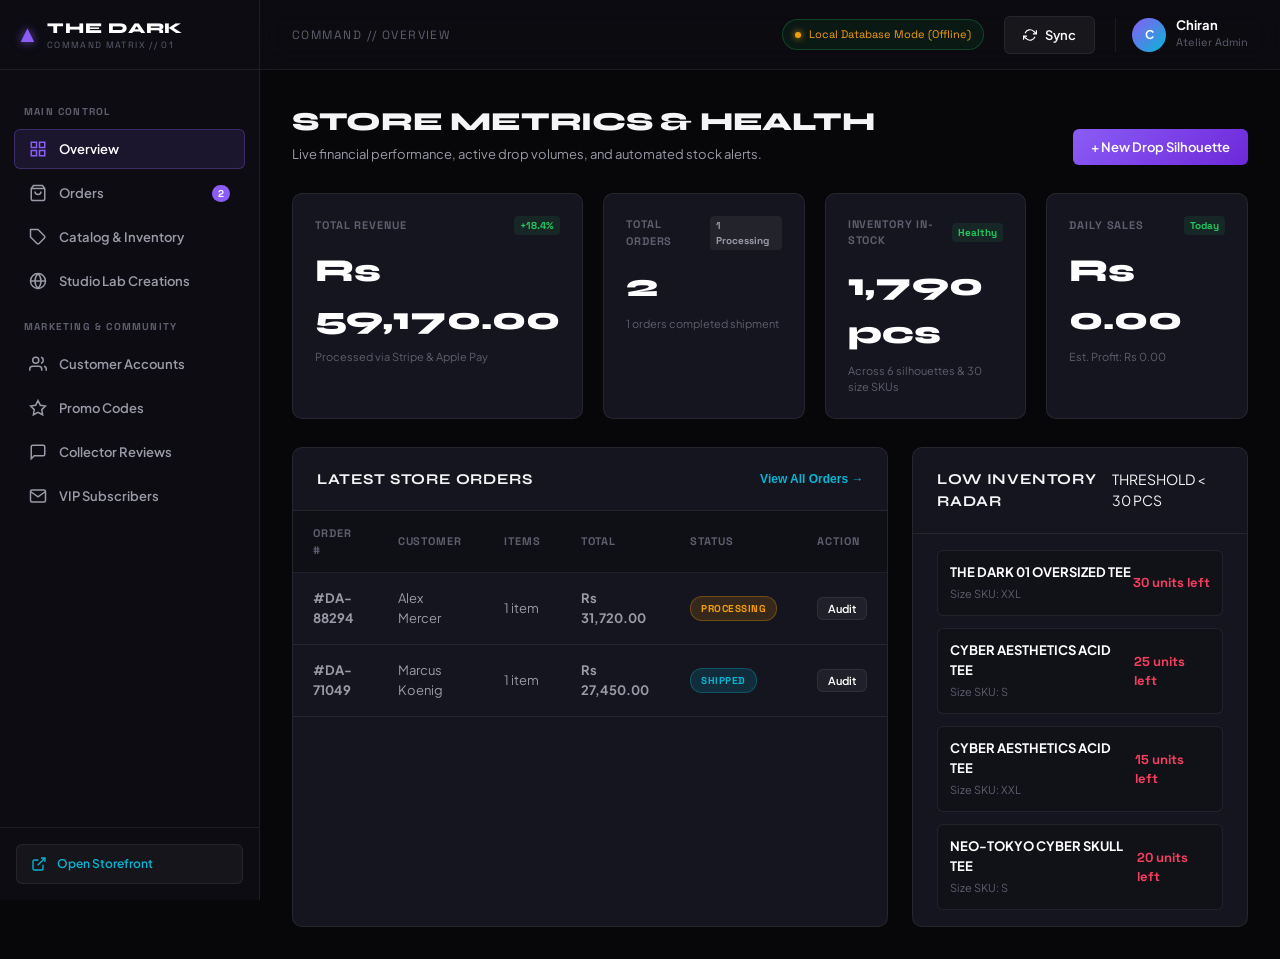
<file: Admin/index.html>
<!DOCTYPE html>
<html lang="en">
<head>
  <meta charset="UTF-8">
  <meta name="viewport" content="width=device-width, initial-scale=1.0">
  <title>THE DARK // Command Matrix Console</title>
  <link rel="preconnect" href="https://fonts.googleapis.com">
  <link rel="preconnect" href="https://fonts.gstatic.com" crossorigin>
  <link href="https://fonts.googleapis.com/css2?family=Plus+Jakarta+Sans:wght@300;400;500;600;700&family=Space+Grotesk:wght@500;700&family=Syne:wght@600;700;800&display=swap" rel="stylesheet">
  <link rel="stylesheet" href="admin.css">
</head>
<body class="admin-body">
  <div class="admin-layout">
    <!-- Collapsible Administrative Sidebar -->
    <aside class="admin-sidebar" id="adminSidebar">
      <div class="sidebar-brand">
        <a href="#" class="brand-link">
          <span class="brand-symbol">▲</span>
          <div class="brand-titles">
            <span class="brand-title">THE DARK</span>
            <span class="brand-sub">COMMAND MATRIX // 01</span>
          </div>
        </a>
      </div>

      <nav class="sidebar-nav">
        <div class="nav-group-label">MAIN CONTROL</div>
        <button class="nav-item active" data-tab="overview">
          <svg width="18" height="18" viewBox="0 0 24 24" fill="none" stroke="currentColor" stroke-width="2"><rect x="3" y="3" width="7" height="7"></rect><rect x="14" y="3" width="7" height="7"></rect><rect x="14" y="14" width="7" height="7"></rect><rect x="3" y="14" width="7" height="7"></rect></svg>
          <span>Overview</span>
        </button>
        <button class="nav-item" data-tab="orders">
          <svg width="18" height="18" viewBox="0 0 24 24" fill="none" stroke="currentColor" stroke-width="2"><path d="M6 2L3 6v14a2 2 0 0 0 2 2h14a2 2 0 0 0 2-2V6l-3-4z"></path><line x1="3" y1="6" x2="21" y2="6"></line><path d="M16 10a4 4 0 0 1-8 0"></path></svg>
          <span>Orders</span>
          <span class="nav-counter" id="ordersNavCounter">0</span>
        </button>
        <button class="nav-item" data-tab="inventory">
          <svg width="18" height="18" viewBox="0 0 24 24" fill="none" stroke="currentColor" stroke-width="2"><path d="M20.59 13.41l-7.17 7.17a2 2 0 0 1-2.83 0L2 12V2h10l8.59 8.59a2 2 0 0 1 0 2.82z"></path><line x1="7" y1="7" x2="7.01" y2="7"></line></svg>
          <span>Catalog & Inventory</span>
        </button>
        <button class="nav-item" data-tab="studio">
          <svg width="18" height="18" viewBox="0 0 24 24" fill="none" stroke="currentColor" stroke-width="2"><circle cx="12" cy="12" r="10"></circle><path d="M12 2a14.5 14.5 0 0 0 0 20 14.5 14.5 0 0 0 0-20"></path><path d="M2 12h20"></path></svg>
          <span>Studio Lab Creations</span>
        </button>

        <div class="nav-group-label">MARKETING & COMMUNITY</div>
<button class="nav-item" data-tab="customers">
          <svg width="18" height="18" viewBox="0 0 24 24" fill="none" stroke="currentColor" stroke-width="2"><path d="M17 21v-2a4 4 0 0 0-4-4H5a4 4 0 0 0-4 4v2"></path><circle cx="9" cy="7" r="4"></circle><path d="M23 21v-2a4 4 0 0 0-3-3.87"></path><path d="M16 3.13a4 4 0 0 1 0 7.75"></path></svg>
          <span>Customer Accounts</span>
        </button>

        <button class="nav-item" data-tab="promo">
          <svg width="18" height="18" viewBox="0 0 24 24" fill="none" stroke="currentColor" stroke-width="2"><polygon points="12 2 15.09 8.26 22 9.27 17 14.14 18.18 21.02 12 17.77 5.82 21.02 7 14.14 2 9.27 8.91 8.26 12 2"></polygon></svg>
          <span>Promo Codes</span>
        </button>
        <button class="nav-item" data-tab="reviews">
          <svg width="18" height="18" viewBox="0 0 24 24" fill="none" stroke="currentColor" stroke-width="2"><path d="M21 15a2 2 0 0 1-2 2H7l-4 4V5a2 2 0 0 1 2-2h14a2 2 0 0 1 2 2z"></path></svg>
          <span>Collector Reviews</span>
        </button>
        <button class="nav-item" data-tab="subscribers">
          <svg width="18" height="18" viewBox="0 0 24 24" fill="none" stroke="currentColor" stroke-width="2"><path d="M4 4h16c1.1 0 2 .9 2 2v12c0 1.1-.9 2-2 2H4c-1.1 0-2-.9-2-2V6c0-1.1.9-2 2-2z"></path><polyline points="22,6 12,13 2,6"></polyline></svg>
          <span>VIP Subscribers</span>
        </button>
      </nav>

      <div class="sidebar-footer">
        <a href="../UI/index.html" class="storefront-link" target="_blank">
          <svg width="16" height="16" viewBox="0 0 24 24" fill="none" stroke="currentColor" stroke-width="2"><path d="M18 13v6a2 2 0 0 1-2 2H5a2 2 0 0 1-2-2V8a2 2 0 0 1 2-2h6"></path><polyline points="15 3 21 3 21 9"></polyline><line x1="10" y1="14" x2="21" y2="3"></line></svg>
          <span>Open Storefront</span>
        </a>
      </div>
    </aside>

    <!-- Main Content Area -->
    <main class="admin-main">
      <!-- Top Bar -->
      <header class="admin-topbar">
        <div class="topbar-left">
          <button class="sidebar-toggle-btn" id="sidebarToggleBtn" aria-label="Toggle Sidebar">
            <svg width="20" height="20" viewBox="0 0 24 24" fill="none" stroke="currentColor" stroke-width="2"><line x1="3" y1="12" x2="21" y2="12"></line><line x1="3" y1="6" x2="21" y2="6"></line><line x1="3" y1="18" x2="21" y2="18"></line></svg>
          </button>
          <div class="breadcrumb" id="currentTabBreadcrumb">COMMAND // OVERVIEW</div>
        </div>

        <div class="topbar-right">
          <!-- Database Sync Status Indicator -->
          <div class="db-status-badge" id="dbStatusBadge">
            <span class="status-pulse-dot"></span>
            <span class="status-text">SQLite DB: Connected (Port 8001)</span>
          </div>

          <button class="btn btn-secondary quick-sync-btn" id="refreshDataBtn" title="Refresh Live Database Data">
            <svg width="14" height="14" viewBox="0 0 24 24" fill="none" stroke="currentColor" stroke-width="2"><polyline points="23 4 23 10 17 10"></polyline><polyline points="1 20 1 14 7 14"></polyline><path d="M3.51 9a9 9 0 0 1 14.85-3.36L23 10M1 14l4.64 4.36A9 9 0 0 0 20.49 15"></path></svg>
            <span>Sync</span>
          </button>

          <div class="admin-profile">
            <div class="profile-avatar">C</div>
            <div class="profile-info">
              <span class="profile-name">Chiran</span>
              <span class="profile-role">Atelier Admin</span>
            </div>
          </div>
        </div>
      </header>

      <!-- View Containers (Tab Panels) -->
      <div class="admin-content-view">
        
        <!-- ================= TAB 1: OVERVIEW ================= -->
        <section class="tab-panel active" id="panel-overview">
          <div class="view-header">
            <div>
              <h1 class="view-title">STORE METRICS & HEALTH</h1>
              <p class="view-desc">Live financial performance, active drop volumes, and automated stock alerts.</p>
            </div>
            <div class="view-actions">
              <button class="btn btn-primary" onclick="switchAdminTab('inventory');openAddDropModal();">
                + New Drop Silhouette
              </button>
            </div>
          </div>

          <!-- KPI Metric Cards Grid -->
          <div class="kpi-grid">
            <div class="kpi-card">
              <div class="kpi-meta">
                <span class="kpi-label">TOTAL REVENUE</span>
                <span class="kpi-tag positive">+18.4%</span>
              </div>
              <div class="kpi-value" id="kpiRevenue">Rs 0.00</div>
              <div class="kpi-footer">Processed via Stripe & Apple Pay</div>
            </div>

            <div class="kpi-card">
              <div class="kpi-meta">
                <span class="kpi-label">TOTAL ORDERS</span>
                <span class="kpi-tag" id="kpiProcessingTag">0 Processing</span>
              </div>
              <div class="kpi-value" id="kpiTotalOrders">0</div>
              <div class="kpi-footer"><span id="kpiShippedCount">0</span> orders completed shipment</div>
            </div>

            <div class="kpi-card">
              <div class="kpi-meta">
                <span class="kpi-label">INVENTORY IN-STOCK</span>
                <span class="kpi-tag positive">Healthy</span>
              </div>
              <div class="kpi-value" id="kpiTotalStock">0</div>
              <div class="kpi-footer">Across <span id="kpiProductCount">0</span> silhouettes & 30 size SKUs</div>
            </div>

            <div class="kpi-card">
              <div class="kpi-meta">
                <span class="kpi-label">DAILY SALES</span>
                <span class="kpi-tag positive">Today</span>
              </div>
              <div class="kpi-value" id="kpiDailySales">Rs 0.00</div>
              <div class="kpi-footer">Est. Profit: <span id="kpiDailyProfit">Rs 0.00</span></div>
            </div>
          </div>

          <!-- Split Grid: Recent Orders & Stock Urgency -->
          <div class="overview-split-grid">
            <!-- Recent Orders Feed -->
            <div class="dashboard-card">
              <div class="card-header-row">
                <h3>LATEST STORE ORDERS</h3>
                <button class="card-action-link" onclick="switchAdminTab('orders')">View All Orders →</button>
              </div>
              <div class="table-responsive">
                <table class="data-table">
                  <thead>
                    <tr>
                      <th>Order #</th>
                      <th>Customer</th>
                      <th>Items</th>
                      <th>Total</th>
                      <th>Status</th>
                      <th>Action</th>
                    </tr>
                  </thead>
                  <tbody id="overviewRecentOrdersTbody">
                    <!-- Dynamic -->
                  </tbody>
                </table>
              </div>
            </div>

            <!-- Low Stock Alert Box -->
            <div class="dashboard-card">
              <div class="card-header-row">
                <h3>LOW INVENTORY RADAR</h3>
                <span class="badge-tag">THRESHOLD &lt; 30 PCS</span>
              </div>
              <div class="low-stock-list" id="overviewLowStockList">
                <!-- Dynamic -->
              </div>
            </div>
          </div>
        </section>

        <!-- ================= TAB 2: ORDERS ================= -->
        <section class="tab-panel" id="panel-orders">
          <div class="view-header">
            <div>
              <h1 class="view-title">FULFILLMENT & ORDERS</h1>
              <p class="view-desc">Monitor transactions, adjust dispatch stages, and inspect custom studio garments.</p>
            </div>
          </div>

          <div class="data-toolbar">
            <div class="filter-pills">
              <button class="order-filter-pill active" data-filter="all">All Orders</button>
              <button class="order-filter-pill" data-filter="PROCESSING">Processing</button>
              <button class="order-filter-pill" data-filter="SHIPPED">Shipped</button>
              <button class="order-filter-pill" data-filter="DELIVERED">Delivered</button>
            </div>

            <div class="search-box">
              <input type="text" id="orderSearchInput" placeholder="Search order number or customer...">
            </div>
          </div>

          <div class="dashboard-card">
            <div class="table-responsive">
              <table class="data-table">
                <thead>
                  <tr>
                    <th>Order #</th>
                    <th>Date</th>
                    <th>Customer</th>
                    <th>Shipping Destination</th>
                    <th>Total</th>
                    <th>Payment</th>
                    <th>Fulfillment Status</th>
                    <th>Actions</th>
                  </tr>
                </thead>
                <tbody id="ordersTableBody">
                  <!-- Dynamic -->
                </tbody>
              </table>
            </div>
          </div>
        </section>

        <!-- ================= TAB 3: CATALOG & INVENTORY ================= -->
        <section class="tab-panel" id="panel-inventory">
          <div class="view-header">
            <div>
              <h1 class="view-title">CATALOG SILHOUETTES & INVENTORY</h1>
              <p class="view-desc">Direct control over sizes (S through XXL), GSM fabric weights, and live drop statuses.</p>
            </div>
            <div class="view-actions">
              <button class="btn btn-primary" onclick="openAddDropModal()">+ Add New Drop</button>
            </div>
          </div>

          <div class="dashboard-card">
            <div class="table-responsive">
              <table class="data-table inventory-table">
                <thead>
                  <tr>
                    <th>Silhouette</th>
                    <th>Category</th>
                    <th>GSM</th>
                    <th>Base Price</th>
                    <th>Inventory by Size (S / M / L / XL / XXL)</th>
                    <th>Total Units</th>
                    <th>Actions</th>
                  </tr>
                </thead>
                <tbody id="inventoryTableBody">
                  <!-- Dynamic -->
                </tbody>
              </table>
            </div>
          </div>
        </section>

        <!-- ================= TAB 4: STUDIO CREATIONS ================= -->
        <section class="tab-panel" id="panel-studio">
          <div class="view-header">
            <div>
              <h1 class="view-title">STUDIO LAB CUSTOM CREATIONS</h1>
              <p class="view-desc">Inspect bespoke oversized garments engineered directly by collectors in the Custom Lab.</p>
            </div>
          </div>

          <div class="studio-creations-grid" id="studioCreationsGrid">
            <!-- Dynamic -->
          </div>
        </section>

        <!-- ================= TAB 5: PROMO CODES ================= -->
        <section class="tab-panel" id="panel-promo">
          <div class="view-header">
            <div>
              <h1 class="view-title">PROMO DISCOUNT ENGINES</h1>
              <p class="view-desc">Configure percentage and fixed-amount coupon codes with minimum order limits.</p>
            </div>
            <div class="view-actions">
              <button class="btn btn-primary" onclick="openAddPromoModal()">+ Create Promo Code</button>
            </div>
          </div>

          <div class="dashboard-card">
            <div class="table-responsive">
              <table class="data-table">
                <thead>
                  <tr>
                    <th>Promo Code</th>
                    <th>Type</th>
                    <th>Discount Value</th>
                    <th>Min Order Requirement</th>
                    <th>Status</th>
                    <th>Toggle</th>
                  </tr>
                </thead>
                <tbody id="promoTableBody">
                  <!-- Dynamic -->
                </tbody>
              </table>
            </div>
          </div>
        </section>

        <!-- ================= TAB 6: REVIEWS ================= -->
        <section class="tab-panel" id="panel-reviews">
          <div class="view-header">
            <div>
              <h1 class="view-title">COMMUNITY REVIEWS MODERATION</h1>
              <p class="view-desc">Review customer testimonials, verified ratings, and fit critiques.</p>
            </div>
          </div>

          <div class="reviews-moderation-grid" id="adminReviewsGrid">
            <!-- Dynamic -->
          </div>
        </section>

        <!-- ================= TAB 7: SUBSCRIBERS ================= -->
        <section class="tab-panel" id="panel-subscribers">
          <div class="view-header">
            <div>
              <h1 class="view-title">VIP INNER ARCHIVE LEADS</h1>
              <p class="view-desc">Customers signed up for 20-minute early drop passwords.</p>
            </div>
            <div class="view-actions">
              <button class="btn btn-secondary" onclick="exportSubscribersCsv()">Export CSV</button>
            </div>
          </div>

          <div class="dashboard-card">
            <div class="table-responsive">
              <table class="data-table">
                <thead>
                  <tr>
                    <th># ID</th>
                    <th>Email Address</th>
                    <th>Acquisition Source</th>
                    <th>Date Subscribed</th>
                  </tr>
                </thead>
                <tbody id="subscribersTableBody">
                  <!-- Dynamic -->
                </tbody>
              </table>
            </div>
          </div>
        </section>

        <!-- ================= TAB 8: CUSTOMERS ================= -->
        <section class="tab-panel" id="panel-customers">
          <div class="view-header">
            <div>
              <h1 class="view-title">IDENTITY DIRECTORY</h1>
              <p class="view-desc">Monitor and manage registered collector identities and their archive privileges.</p>
            </div>
            <div class="view-actions">
              <button class="btn btn-secondary" onclick="exportIdentities()">Export Directory</button>
            </div>
          </div>
          <div class="dashboard-card">
            <div class="data-toolbar" style="margin-bottom: 20px; border-bottom: none; padding-bottom: 0;">
              <div class="search-box" style="width: 100%;">
                <input type="text" id="identitySearchInput" placeholder="Search by name or email address...">
              </div>
            </div>
            <div class="table-responsive">
              <table class="data-table">
                <thead>
                  <tr>
                    <th>Collector Hash ID</th>
                    <th>Full Identity</th>
                    <th>Comms (Email)</th>
                    <th>Access Level</th>
                    <th>Acquisition Date</th>
                    <th>Management</th>
                  </tr>
                </thead>
                <tbody id="newCustomersTableBody">
                  <!-- Freshly injected via JS -->
                </tbody>
              </table>
            </div>
          </div>
        </section>

      </div>
    </main>
  </div>

  <!-- ================= MODALS ================= -->

  <!-- Order Inspection Modal -->
  <div class="admin-modal-overlay" id="orderInspectModal">
    <div class="admin-modal-dialog">
      <button class="admin-modal-close" onclick="closeAdminModal('orderInspectModal')">✕</button>
      <div class="modal-header-block">
        <span class="sub-badge">ORDER AUDIT</span>
        <h2 id="inspectOrderNum">#DA-XXXXX</h2>
        <span class="order-date-label" id="inspectOrderDate">Date</span>
      </div>

      <div class="order-inspect-details" id="orderInspectDetails">
        <!-- Rendered dynamically -->
      </div>
    </div>
  </div>

  <!-- Add New Drop Modal -->
  <div class="admin-modal-overlay" id="addDropModal">
    <div class="admin-modal-dialog">
      <button class="admin-modal-close" onclick="closeAdminModal('addDropModal')">✕</button>
      <div class="modal-header-block">
        <span class="sub-badge">CATALOG EXPANSION</span>
        <h2>LAUNCH NEW SILHOUETTE DROP</h2>
        <p>Create a new heavyweight garment entry in the database.</p>
      </div>

      <form id="newDropForm" class="admin-form">
        <div class="form-grid">
          <div class="form-group full-width">
            <label>Drop Title</label>
            <input type="text" id="dropTitle" required placeholder="e.g. CYBERNETIC CHROME OVERSIZED TEE">
          </div>
          <div class="form-group">
            <label>Silhouette Category</label>
            <select id="dropCategory" class="admin-select">
              <option value="graphic">Graphic Drops</option>
              <option value="vintage">Acid Washed</option>
              <option value="minimal">Minimalist Blank</option>
              <option value="heavy">Heavy French Terry</option>
            </select>
          </div>
          <div class="form-group">
            <label>Price (LKR Rs)</label>
            <input type="number" id="dropPrice" step="0.5" required value="68.0">
          </div>
          <div class="form-group">
            <label>Fabric Density (GSM)</label>
            <input type="number" id="dropGsm" required value="240">
          </div>
          <div class="form-group">
            <label>Badge Flag</label>
            <input type="text" id="dropBadge" value="NEW DROP" placeholder="e.g. LIMITED DROP">
          </div>
          <div class="form-group full-width">
            <label>Image URL / Path</label>
            <input type="text" id="dropImage" required value="assets/tee_black.jpg">
          </div>
          <div class="form-group full-width">
            <label>Design Narrative & Description</label>
            <textarea id="dropDesc" rows="3" required placeholder="High-density combed organic cotton..."></textarea>
          </div>
        </div>

        <div class="size-stocks-input-row">
          <label class="section-sub-label">INITIAL STOCK PER SIZE (UNITS)</label>
          <div class="size-inputs-grid">
            <div><span>S:</span><input type="number" id="stockS" value="40"></div>
            <div><span>M:</span><input type="number" id="stockM" value="80"></div>
            <div><span>L:</span><input type="number" id="stockL" value="120"></div>
            <div><span>XL:</span><input type="number" id="stockXL" value="60"></div>
            <div><span>XXL:</span><input type="number" id="stockXXL" value="25"></div>
          </div>
        </div>

        <button type="submit" class="btn btn-primary" style="width:100%;margin-top:20px;">
          Deploy Silhouette to Store & Database
        </button>
      </form>
    </div>
  </div>

  <!-- Create Promo Code Modal -->
  <div class="admin-modal-overlay" id="addPromoModal">
    <div class="admin-modal-dialog promo-dialog">
      <button class="admin-modal-close" onclick="closeAdminModal('addPromoModal')">✕</button>
      <div class="modal-header-block">
        <span class="sub-badge">DISCOUNT CAMPAIGN</span>
        <h2>CREATE PROMO CODE</h2>
      </div>

      <form id="newPromoForm" class="admin-form">
        <div class="form-group">
          <label>Coupon Code (e.g. FLASH25)</label>
          <input type="text" id="promoCodeName" required placeholder="DARK30" style="text-transform:uppercase;">
        </div>
        <div class="form-group">
          <label>Discount Type</label>
          <select id="promoType" class="admin-select">
            <option value="percentage">Percentage Off (%)</option>
            <option value="fixed_amount">Fixed Currency Amount (Rs)</option>
          </select>
        </div>
        <div class="form-group">
          <label>Discount Value</label>
          <input type="number" id="promoVal" required value="20" step="0.5">
        </div>
        <div class="form-group">
          <label>Minimum Order Threshold (Rs)</label>
          <input type="number" id="promoMinOrder" value="0" step="1">
        </div>

        <button type="submit" class="btn btn-primary" style="width:100%;margin-top:16px;">
          Activate Promo Code
        </button>
      </form>
    </div>
  </div>

  <!-- Toast Container -->
  <div class="admin-toast-container" id="adminToastContainer"></div>

  <script src="admin.js"></script>
</body>
</html>
</file>
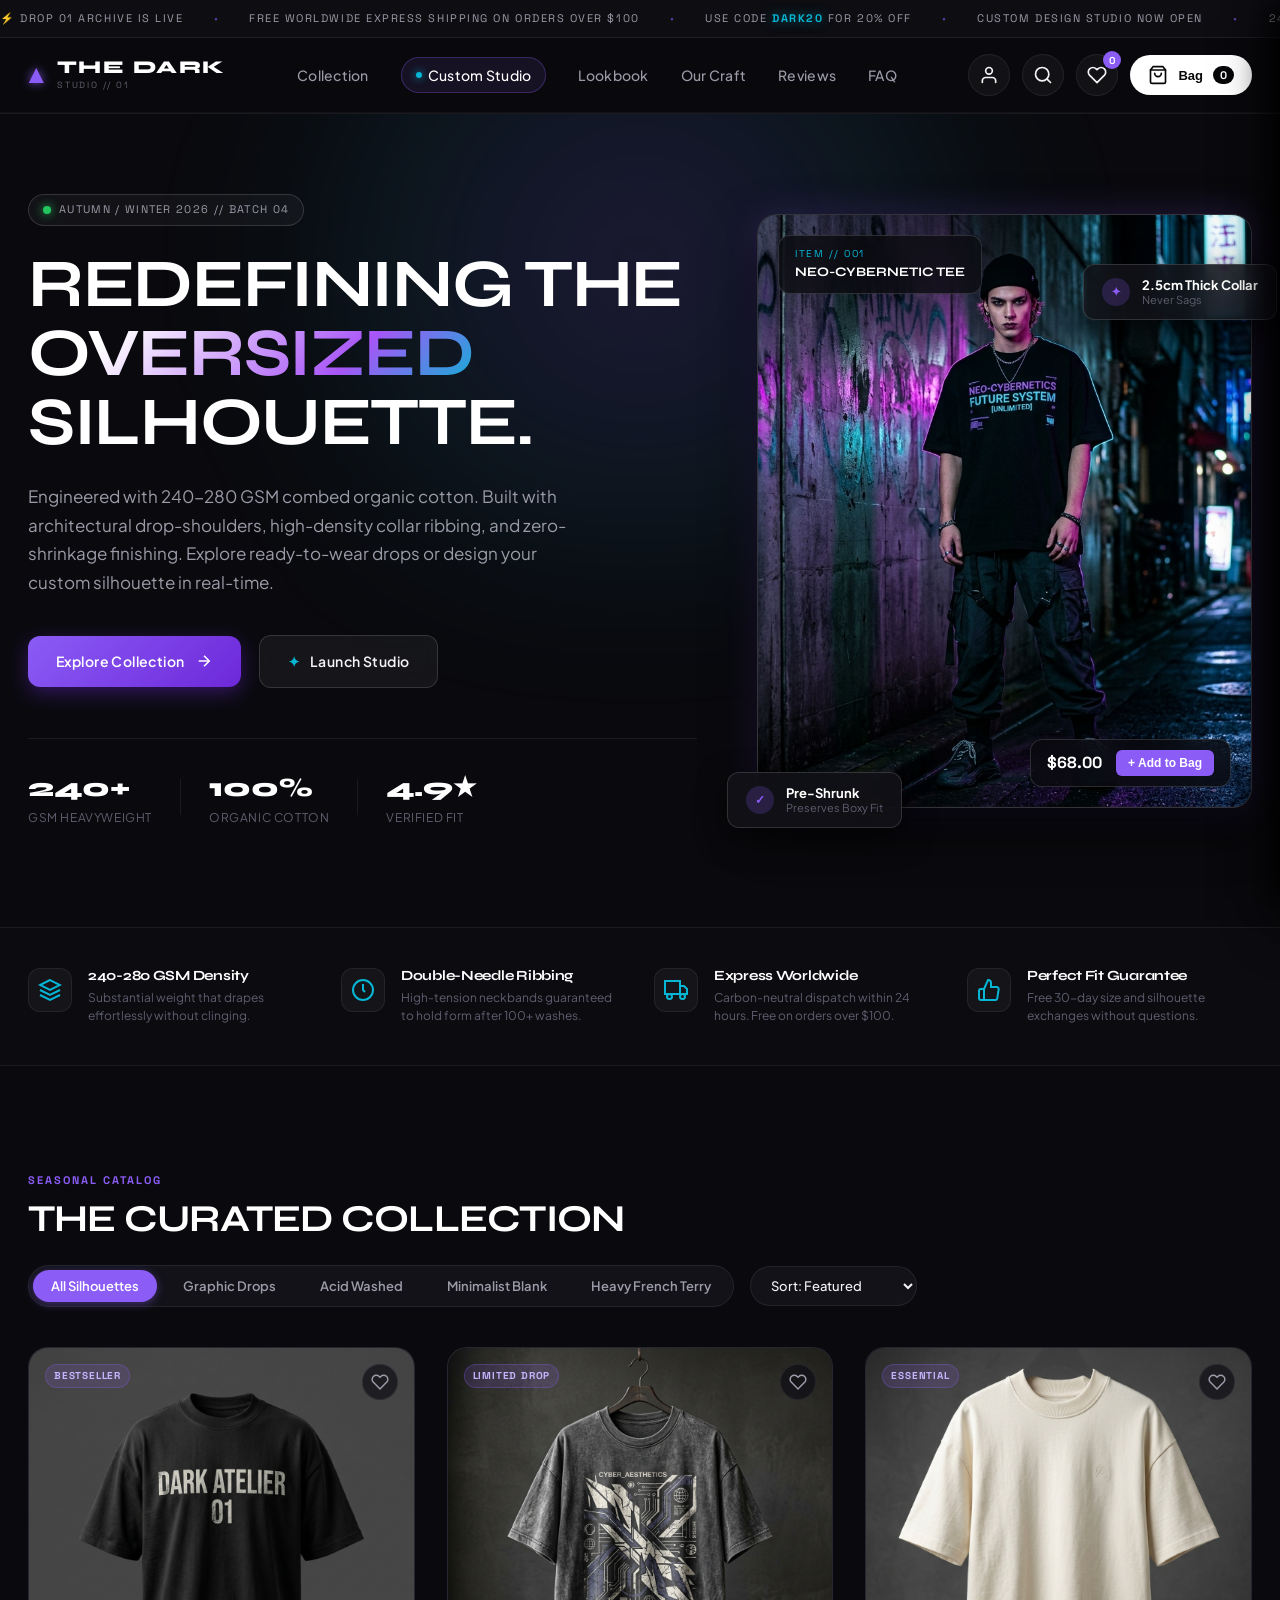
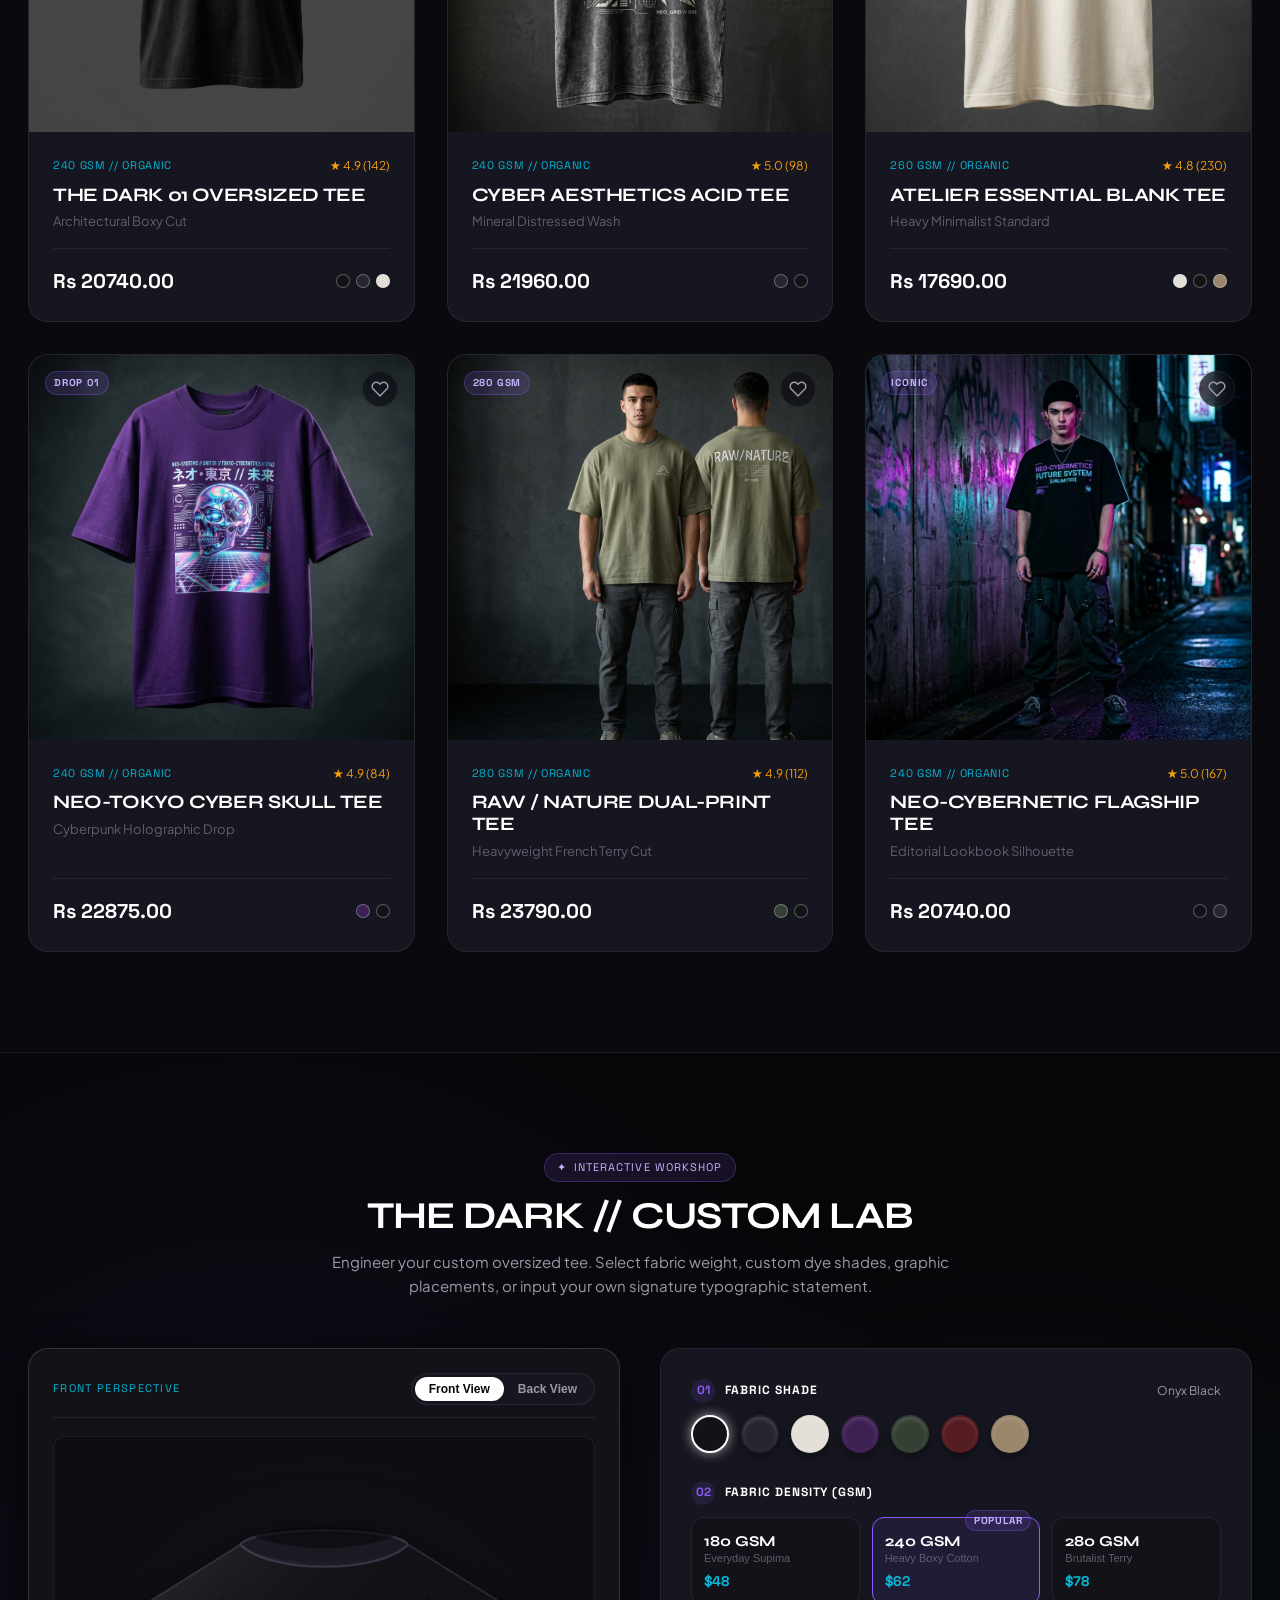
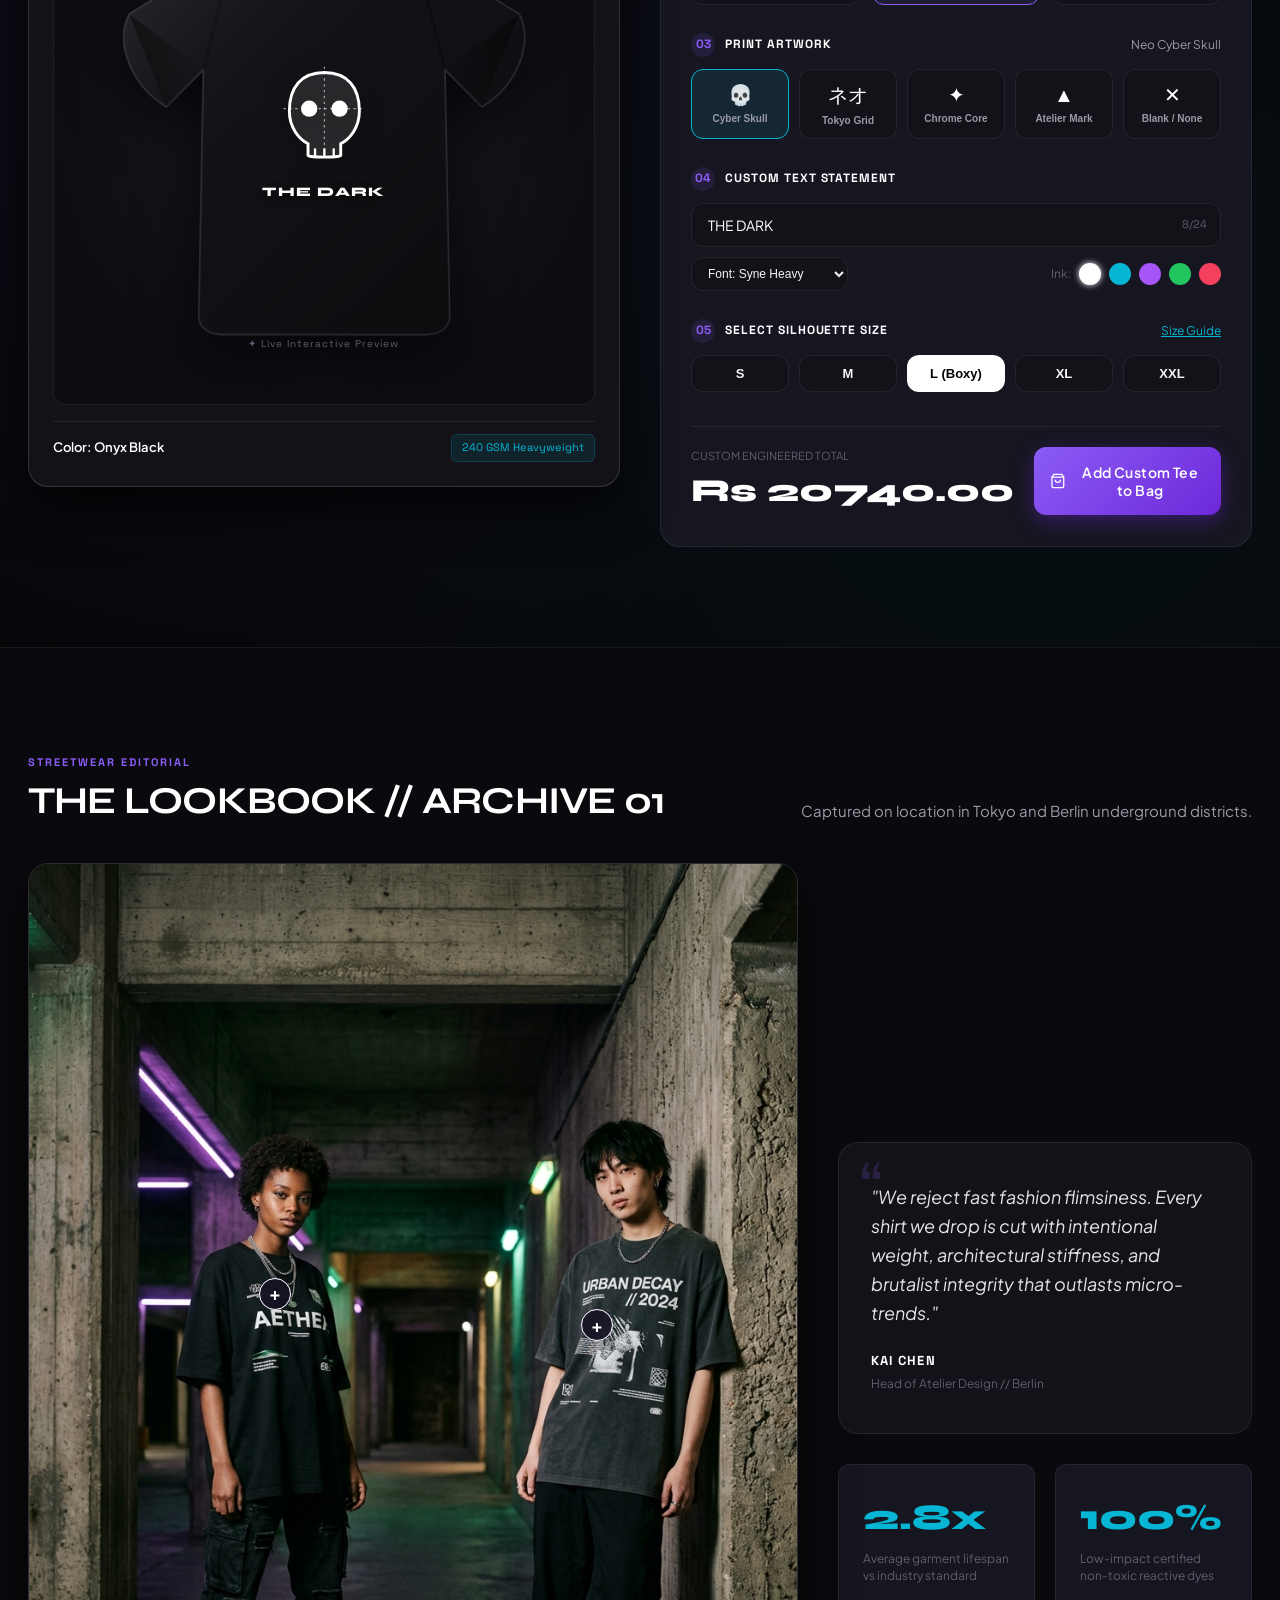
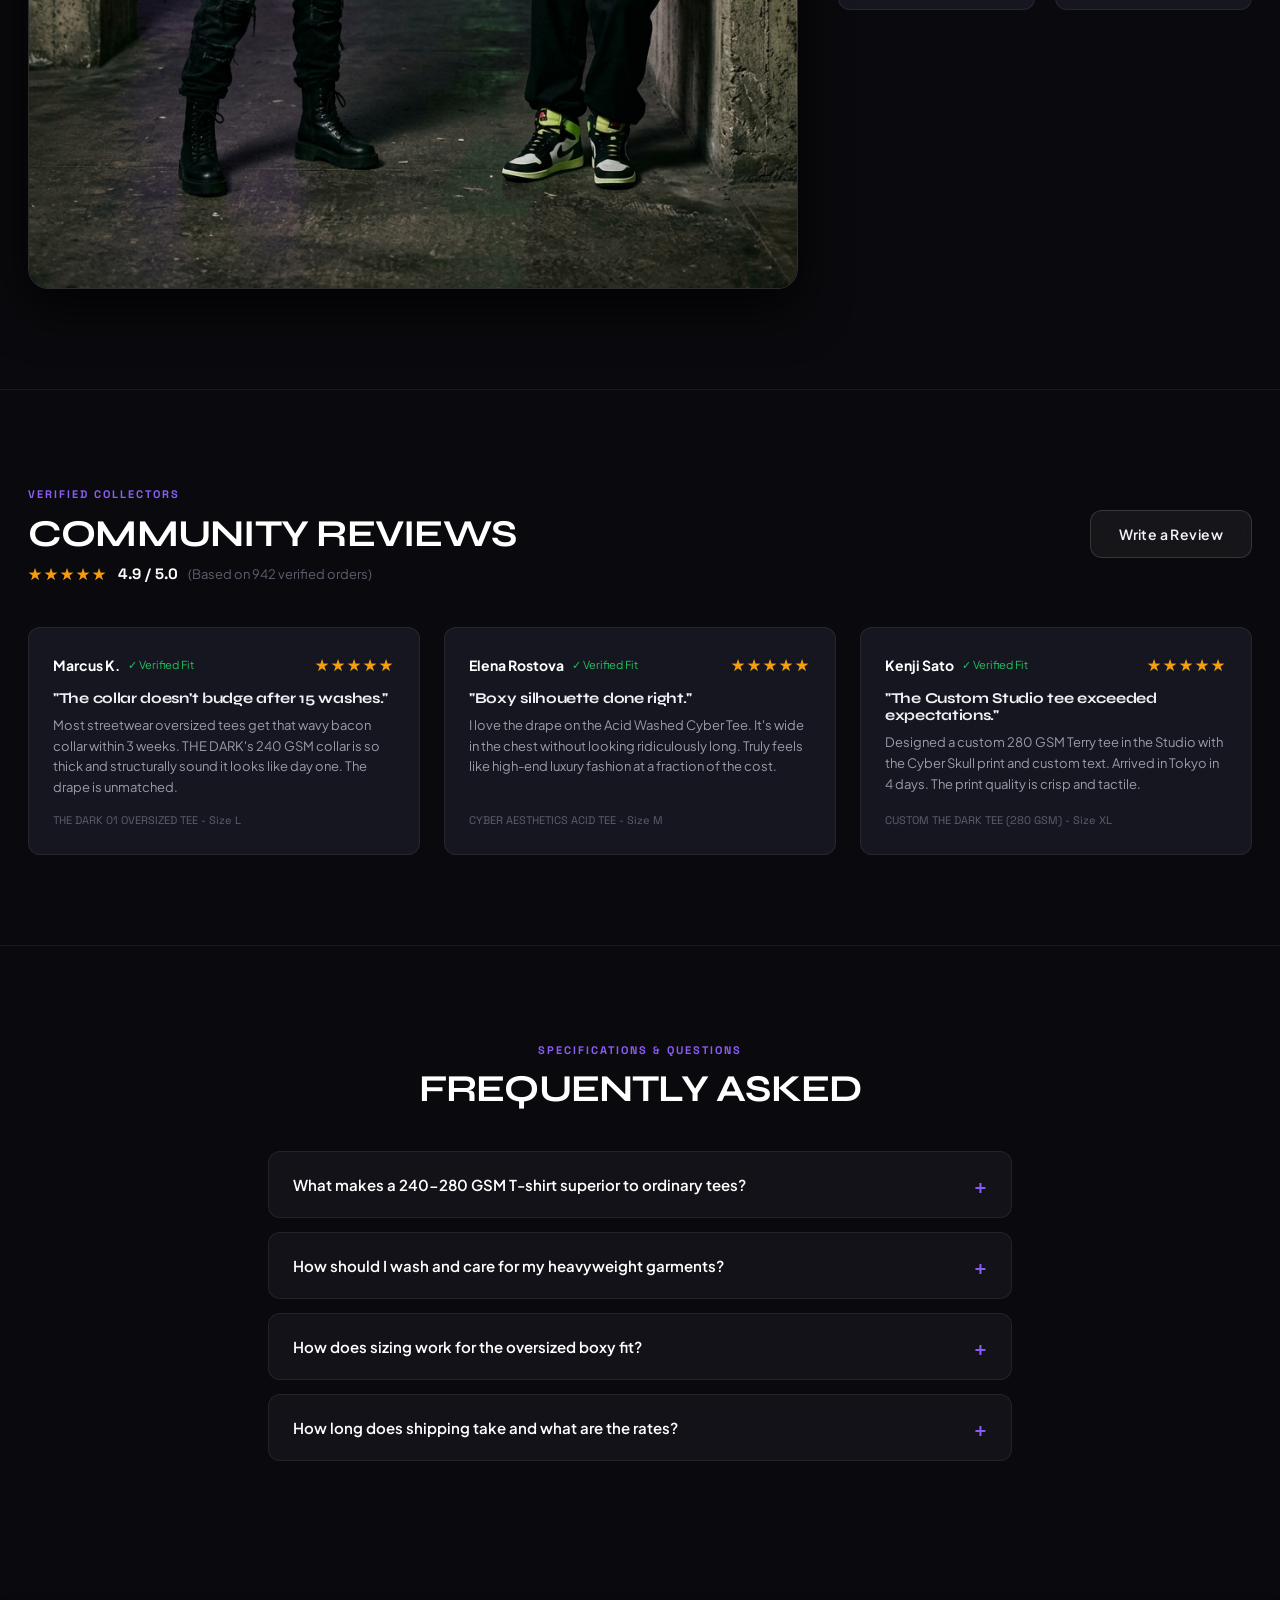
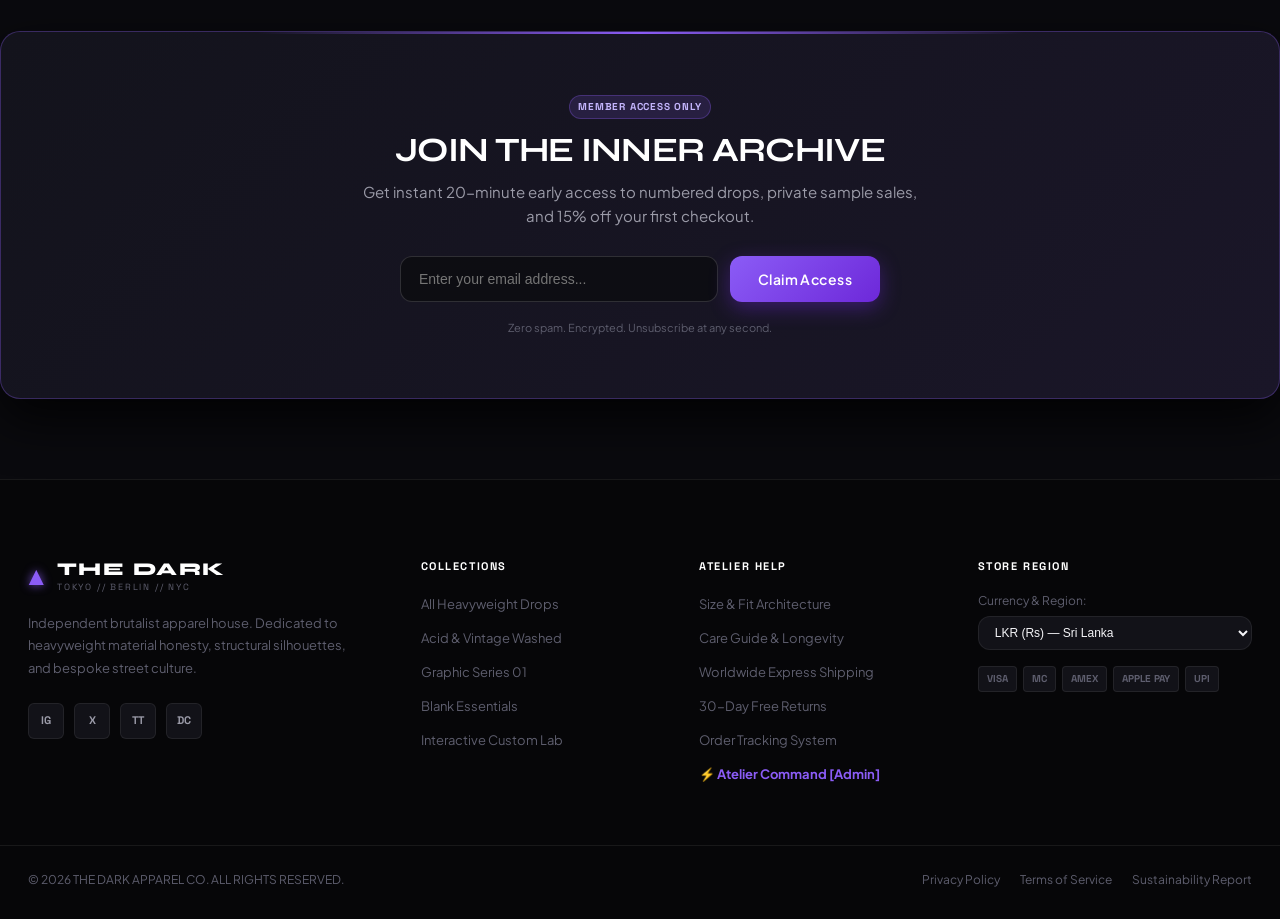
<file: UI/index.html>
<!DOCTYPE html>
<html lang="en">
<head>
  <meta charset="UTF-8">
  <meta name="viewport" content="width=device-width, initial-scale=1.0">
  <title>THE DARK | Heavyweight Streetwear & Custom T-Shirt Studio</title>
  <meta name="description" content="Engineered heavyweight organic cotton t-shirts, oversized boxy silhouettes, limited drops, and interactive live custom studio.">
  <link rel="preconnect" href="https://fonts.googleapis.com">
  <link rel="preconnect" href="https://fonts.gstatic.com" crossorigin>
  <link href="https://fonts.googleapis.com/css2?family=Plus+Jakarta+Sans:wght@300;400;500;600;700&family=Space+Grotesk:wght@500;700&family=Syne:wght@600;700;800&display=swap" rel="stylesheet">
  <link rel="stylesheet" href="style.css">
</head>
<body>
  <!-- Top Announcement Bar -->
  <div class="announcement-bar">
    <div class="marquee-track">
      <span class="marquee-item">⚡ DROP 01 ARCHIVE IS LIVE</span>
      <span class="marquee-sep">•</span>
      <span class="marquee-item">FREE WORLDWIDE EXPRESS SHIPPING ON ORDERS OVER $100</span>
      <span class="marquee-sep">•</span>
      <span class="marquee-item">USE CODE <strong class="glow-text">DARK20</strong> FOR 20% OFF</span>
      <span class="marquee-sep">•</span>
      <span class="marquee-item">CUSTOM DESIGN STUDIO NOW OPEN</span>
      <span class="marquee-sep">•</span>
      <span class="marquee-item">240-280 GSM COMBED ORGANIC COTTON</span>
      <span class="marquee-sep">•</span>
      <span class="marquee-item">⚡ DROP 01 ARCHIVE IS LIVE</span>
      <span class="marquee-sep">•</span>
      <span class="marquee-item">FREE WORLDWIDE EXPRESS SHIPPING ON ORDERS OVER $100</span>
      <span class="marquee-sep">•</span>
      <span class="marquee-item">USE CODE <strong class="glow-text">DARK20</strong> FOR 20% OFF</span>
    </div>
  </div>

  <!-- Global Header / Navbar -->
  <header class="site-header" id="siteHeader">
    <div class="header-container">
      <button class="mobile-menu-btn" id="mobileMenuBtn" aria-label="Toggle mobile menu">
        <svg width="22" height="22" viewBox="0 0 24 24" fill="none" stroke="currentColor" stroke-width="2" stroke-linecap="round"><line x1="3" y1="12" x2="21" y2="12"></line><line x1="3" y1="6" x2="21" y2="6"></line><line x1="3" y1="18" x2="21" y2="18"></line></svg>
      </button>

      <a href="#" class="brand-logo" id="brandLogo">
        <span class="logo-mark">▲</span>
        <div class="logo-text">
          <span class="brand-name">THE DARK</span>
          <span class="brand-sub">STUDIO // 01</span>
        </div>
      </a>

      <nav class="nav-links" id="navLinks">
        <a href="#catalogSection" class="nav-link">Collection</a>
        <a href="#customStudioSection" class="nav-link highlight-link">
          <span class="pulse-dot"></span> Custom Studio
        </a>
        <a href="#lookbookSection" class="nav-link">Lookbook</a>
        <a href="#craftSection" class="nav-link">Our Craft</a>
        <a href="#reviewsSection" class="nav-link">Reviews</a>
        <a href="#faqSection" class="nav-link">FAQ</a>
      </nav>

      <div class="header-actions">
        
        <button class="icon-btn account-trigger-btn" id="accountDrawerTrigger" aria-label="Account Menu" title="Account">
          <svg width="20" height="20" viewBox="0 0 24 24" fill="none" stroke="currentColor" stroke-width="2" stroke-linecap="round" stroke-linejoin="round"><path d="M20 21v-2a4 4 0 0 0-4-4H8a4 4 0 0 0-4 4v2"></path><circle cx="12" cy="7" r="4"></circle></svg>
        </button>
        <button class="icon-btn search-toggle-btn" id="searchToggleBtn" aria-label="Search items" title="Search catalog">
          <svg width="20" height="20" viewBox="0 0 24 24" fill="none" stroke="currentColor" stroke-width="2" stroke-linecap="round" stroke-linejoin="round"><circle cx="11" cy="11" r="8"></circle><line x1="21" y1="21" x2="16.65" y2="16.65"></line></svg>
        </button>

        <button class="icon-btn wishlist-btn" id="wishlistTrigger" aria-label="Wishlist" title="View Wishlist">
          <svg width="20" height="20" viewBox="0 0 24 24" fill="none" stroke="currentColor" stroke-width="2" stroke-linecap="round" stroke-linejoin="round"><path d="M20.84 4.61a5.5 5.5 0 0 0-7.78 0L12 5.67l-1.06-1.06a5.5 5.5 0 0 0-7.78 7.78l1.06 1.06L12 21.23l7.78-7.78 1.06-1.06a5.5 5.5 0 0 0 0-7.78z"></path></svg>
          <span class="badge-counter" id="wishlistBadge">0</span>
        </button>

        <button class="cart-trigger-btn" id="cartTrigger" aria-label="Shopping Cart">
          <svg width="20" height="20" viewBox="0 0 24 24" fill="none" stroke="currentColor" stroke-width="2" stroke-linecap="round" stroke-linejoin="round"><path d="M6 2L3 6v14a2 2 0 0 0 2 2h14a2 2 0 0 0 2-2V6l-3-4z"></path><line x1="3" y1="6" x2="21" y2="6"></line><path d="M16 10a4 4 0 0 1-8 0"></path></svg>
          <span class="cart-btn-text">Bag</span>
          <span class="cart-count-badge" id="cartCountBadge">0</span>
        </button>
      </div>
    </div>

    <!-- Collapsible Search Bar Header Dropdown -->
    <div class="search-drawer" id="searchDrawer">
      <div class="search-drawer-inner">
        <svg width="20" height="20" viewBox="0 0 24 24" fill="none" stroke="currentColor" stroke-width="2"><circle cx="11" cy="11" r="8"></circle><line x1="21" y1="21" x2="16.65" y2="16.65"></line></svg>
        <input type="text" id="headerSearchInput" placeholder="Search by name, fabric, style (e.g. vintage, cyber, heavyweight)..." autocomplete="off">
        <button class="search-clear-btn" id="clearSearchBtn" aria-label="Clear search">✕</button>
      </div>
    </div>
  </header>

  <main>
    <!-- Hero Section -->
    <section class="hero-section" id="heroSection">
      <div class="hero-bg-glow"></div>
      <div class="hero-container">
        <div class="hero-content">
          <div class="hero-badge">
            <span class="pulse-indicator"></span>
            <span>AUTUMN / WINTER 2026 // BATCH 04</span>
          </div>
          <h1 class="hero-title">
            REDEFINING THE <br>
            <span class="gradient-text">OVERSIZED</span> <br>
            SILHOUETTE.
          </h1>
          <p class="hero-description">
            Engineered with 240-280 GSM combed organic cotton. Built with architectural drop-shoulders, high-density collar ribbing, and zero-shrinkage finishing. Explore ready-to-wear drops or design your custom silhouette in real-time.
          </p>

          <div class="hero-actions">
            <a href="#catalogSection" class="btn btn-primary" id="exploreCollectionBtn">
              <span>Explore Collection</span>
              <svg width="18" height="18" viewBox="0 0 24 24" fill="none" stroke="currentColor" stroke-width="2"><line x1="5" y1="12" x2="19" y2="12"></line><polyline points="12 5 19 12 12 19"></polyline></svg>
            </a>
            <a href="#customStudioSection" class="btn btn-secondary" id="openCustomStudioBtn">
              <span class="studio-sparkle">✦</span>
              <span>Launch Studio</span>
            </a>
          </div>

          <div class="hero-stats">
            <div class="stat-item">
              <span class="stat-number">240+</span>
              <span class="stat-label">GSM Heavyweight</span>
            </div>
            <div class="stat-divider"></div>
            <div class="stat-item">
              <span class="stat-number">100%</span>
              <span class="stat-label">Organic Cotton</span>
            </div>
            <div class="stat-divider"></div>
            <div class="stat-item">
              <span class="stat-number">4.9★</span>
              <span class="stat-label">Verified Fit</span>
            </div>
          </div>
        </div>

        <div class="hero-visual">
          <div class="hero-card-wrapper">
            <div class="hero-image-card">
              <img src="assets/hero_model.jpg" alt="THE DARK Streetwear Oversized Graphic T-Shirt" class="hero-img">
              <div class="hero-overlay-tag top-left">
                <span class="tag-meta">ITEM // 001</span>
                <span class="tag-title">NEO-CYBERNETIC TEE</span>
              </div>
              <div class="hero-overlay-tag bottom-right">
                <span class="tag-price">$68.00</span>
                <button class="quick-add-tag-btn" onclick="addToCart(1)" title="Instant Add to Bag">
                  + Add to Bag
                </button>
              </div>
            </div>

            <!-- Floating feature badges -->
            <div class="floating-badge badge-1">
              <div class="badge-icon">✓</div>
              <div class="badge-text">
                <strong>Pre-Shrunk</strong>
                <span>Preserves Boxy Fit</span>
              </div>
            </div>

            <div class="floating-badge badge-2">
              <div class="badge-icon">✦</div>
              <div class="badge-text">
                <strong>2.5cm Thick Collar</strong>
                <span>Never Sags</span>
              </div>
            </div>
          </div>
        </div>
      </div>
    </section>

    <!-- Value Pillars / Trust Bar -->
    <section class="trust-bar" id="craftSection">
      <div class="trust-container">
        <div class="trust-card">
          <div class="trust-icon-box">
            <svg width="24" height="24" viewBox="0 0 24 24" fill="none" stroke="currentColor" stroke-width="2"><path d="M12 2L2 7l10 5 10-5-10-5z"></path><path d="M2 17l10 5 10-5"></path><path d="M2 12l10 5 10-5"></path></svg>
          </div>
          <div class="trust-info">
            <h4>240-280 GSM Density</h4>
            <p>Substantial weight that drapes effortlessly without clinging.</p>
          </div>
        </div>

        <div class="trust-card">
          <div class="trust-icon-box">
            <svg width="24" height="24" viewBox="0 0 24 24" fill="none" stroke="currentColor" stroke-width="2"><circle cx="12" cy="12" r="10"></circle><polyline points="12 6 12 12 14 14"></polyline></svg>
          </div>
          <div class="trust-info">
            <h4>Double-Needle Ribbing</h4>
            <p>High-tension neckbands guaranteed to hold form after 100+ washes.</p>
          </div>
        </div>

        <div class="trust-card">
          <div class="trust-icon-box">
            <svg width="24" height="24" viewBox="0 0 24 24" fill="none" stroke="currentColor" stroke-width="2"><rect x="1" y="3" width="15" height="13"></rect><polygon points="16 8 20 8 23 11 23 16 16 16 16 8"></polygon><circle cx="5.5" cy="18.5" r="2.5"></circle><circle cx="18.5" cy="18.5" r="2.5"></circle></svg>
          </div>
          <div class="trust-info">
            <h4>Express Worldwide</h4>
            <p>Carbon-neutral dispatch within 24 hours. Free on orders over $100.</p>
          </div>
        </div>

        <div class="trust-card">
          <div class="trust-icon-box">
            <svg width="24" height="24" viewBox="0 0 24 24" fill="none" stroke="currentColor" stroke-width="2"><path d="M14 9V5a3 3 0 0 0-3-3l-4 9v11h11.28a2 2 0 0 0 2-1.7l1.38-9a2 2 0 0 0-2-2.3zM7 22H4a2 2 0 0 1-2-2v-7a2 2 0 0 1 2-2h3"></path></svg>
          </div>
          <div class="trust-info">
            <h4>Perfect Fit Guarantee</h4>
            <p>Free 30-day size and silhouette exchanges without questions.</p>
          </div>
        </div>
      </div>
    </section>

    <!-- Product Catalog Section -->
    <section class="catalog-section" id="catalogSection">
      <div class="section-container">
        <div class="section-header">
          <div class="section-title-wrap">
            <span class="sub-badge">SEASONAL CATALOG</span>
            <h2 class="section-title">THE CURATED COLLECTION</h2>
          </div>
          
          <div class="catalog-controls">
            <!-- Filter Pills -->
            <div class="filter-pills" id="categoryFilterContainer">
              <button class="filter-pill active" data-category="all">All Silhouettes</button>
              <button class="filter-pill" data-category="graphic">Graphic Drops</button>
              <button class="filter-pill" data-category="vintage">Acid Washed</button>
              <button class="filter-pill" data-category="minimal">Minimalist Blank</button>
              <button class="filter-pill" data-category="heavy">Heavy French Terry</button>
            </div>

            <!-- Sort dropdown -->
            <div class="sort-wrapper">
              <label for="sortSelect" class="sr-only">Sort Products</label>
              <select id="sortSelect" class="sort-select">
                <option value="featured">Sort: Featured</option>
                <option value="price-low">Price: Low to High</option>
                <option value="price-high">Price: High to Low</option>
                <option value="rating">Highest Rated</option>
              </select>
            </div>
          </div>
        </div>

        <!-- Product Grid Container -->
        <div class="product-grid" id="productGrid">
          <!-- Populated dynamically by app.js -->
        </div>

        <!-- Empty state message if search finds nothing -->
        <div class="empty-state hidden" id="catalogEmptyState">
          <div class="empty-icon">🔍</div>
          <h3>No matching silhouettes found</h3>
          <p>Try searching for "black", "vintage", "graphic", or reset your filters.</p>
          <button class="btn btn-secondary" id="resetFiltersBtn">Reset All Filters</button>
        </div>
      </div>
    </section>

    <!-- Interactive T-Shirt Custom Studio ("The Studio") -->
    <section class="custom-studio-section" id="customStudioSection">
      <div class="section-container">
        <div class="studio-header">
          <div class="studio-tag">
            <span class="sparkle">✦</span>
            <span>INTERACTIVE WORKSHOP</span>
          </div>
          <h2 class="section-title">THE DARK // CUSTOM LAB</h2>
          <p class="studio-subtitle">
            Engineer your custom oversized tee. Select fabric weight, custom dye shades, graphic placements, or input your own signature typographic statement.
          </p>
        </div>

        <div class="studio-workspace">
          <!-- Left: Live Interactive T-Shirt Visualizer -->
          <div class="visualizer-container">
            <div class="visualizer-canvas-card">
              <div class="visualizer-header-bar">
                <span class="view-indicator" id="viewModeLabel">FRONT PERSPECTIVE</span>
                <div class="perspective-toggle">
                  <button class="view-btn active" id="viewFrontBtn">Front View</button>
                  <button class="view-btn" id="viewBackBtn">Back View</button>
                </div>
              </div>

              <!-- T-Shirt Interactive SVG / Canvas Display -->
              <div class="tee-stage-wrapper" id="teeStageWrapper">
                <div class="tee-mockup-frame" id="teeMockupFrame">
                  <!-- SVG T-Shirt Base with dynamic fills, shading & displacement -->
                  <svg id="tshirtSvg" viewBox="0 0 500 520" class="tshirt-svg" xmlns="http://www.w3.org/2000/svg">
                    <defs>
                      <filter id="fabricTexture" x="0%" y="0%" width="100%" height="100%">
                        <feTurbulence type="fractalNoise" baseFrequency="0.04" numOctaves="3" result="noise" />
                        <feColorMatrix type="matrix" values="0 0 0 0 0  0 0 0 0 0  0 0 0 0 0  0 0 0 0.12 0" />
                        <feComposite in2="SourceGraphic" in="gl" operator="in" />
                      </filter>
                      <linearGradient id="teeShading" x1="0%" y1="0%" x2="100%" y2="100%">
                        <stop offset="0%" stop-color="#ffffff" stop-opacity="0.12" />
                        <stop offset="45%" stop-color="#000000" stop-opacity="0.0" />
                        <stop offset="100%" stop-color="#000000" stop-opacity="0.38" />
                      </linearGradient>
                      <linearGradient id="sleeveShadowL" x1="0%" y1="0%" x2="100%" y2="0%">
                        <stop offset="0%" stop-color="#000000" stop-opacity="0.45" />
                        <stop offset="100%" stop-color="#000000" stop-opacity="0" />
                      </linearGradient>
                      <linearGradient id="sleeveShadowR" x1="100%" y1="0%" x2="0%" y2="0%">
                        <stop offset="0%" stop-color="#000000" stop-opacity="0.45" />
                        <stop offset="100%" stop-color="#000000" stop-opacity="0" />
                      </linearGradient>
                    </defs>

                    <!-- Base Shirt Body Silhouette (Oversized Boxy Streetwear Cut) -->
                    <path id="shirtBody" class="shirt-body-path" d="
                      M 160 70
                      C 180 95, 320 95, 340 70
                      L 460 145
                      C 475 175, 460 220, 420 245
                      L 380 205
                      L 385 470
                      C 385 482, 375 490, 360 490
                      L 140 490
                      C 125 490, 115 482, 115 470
                      L 120 205
                      L 80 245
                      C 40 220, 25 175, 40 145
                      Z" 
                      fill="#121216" stroke="#2a2a35" stroke-width="2" />

                    <!-- Sleeve Fold & Seam details -->
                    <path d="M 120 205 L 140 125" stroke="#000000" stroke-width="2.5" stroke-opacity="0.35" fill="none"/>
                    <path d="M 380 205 L 360 125" stroke="#000000" stroke-width="2.5" stroke-opacity="0.35" fill="none"/>
                    
                    <!-- Collar Thick Ribbing -->
                    <path id="collarRib" d="
                      M 160 70
                      C 190 102, 310 102, 340 70
                      C 325 50, 175 50, 160 70
                      Z" 
                      fill="#1a1a22" stroke="#333344" stroke-width="2.5" />
                    
                    <!-- Inside Back Neck Tape -->
                    <path id="innerNeck" d="M 175 62 C 220 78, 280 78, 325 62 C 300 48, 200 48, 175 62 Z" fill="#08080a" opacity="0.6"/>

                    <!-- Shading overlay -->
                    <path d="
                      M 160 70
                      C 180 95, 320 95, 340 70
                      L 460 145
                      C 475 175, 460 220, 420 245
                      L 380 205
                      L 385 470
                      C 385 482, 375 490, 360 490
                      L 140 490
                      C 125 490, 115 482, 115 470
                      L 120 205
                      L 80 245
                      C 40 220, 25 175, 40 145
                      Z" 
                      fill="url(#teeShading)" pointer-events="none" />

                    <!-- Left Sleeve inner shadow -->
                    <path d="M 40 145 L 120 205 L 80 245 Z" fill="url(#sleeveShadowL)" pointer-events="none"/>
                    <!-- Right Sleeve inner shadow -->
                    <path d="M 460 145 L 380 205 L 420 245 Z" fill="url(#sleeveShadowR)" pointer-events="none"/>
                  </svg>

                  <!-- Dynamic Artwork / Text Printable Area Layer -->
                  <div class="tee-print-zone" id="teePrintZone">
                    <div class="graphic-layer" id="graphicLayer">
                      <!-- Selected Graphic SVG / Canvas inserted here -->
                    </div>
                    <div class="custom-text-layer" id="customTextLayer">
                      THE DARK
                    </div>
                  </div>

                  <div class="interactive-drag-hint">
                    <span>✦ Live Interactive Preview</span>
                  </div>
                </div>
              </div>

              <!-- Color Palette bar below preview -->
              <div class="visualizer-color-quickbar">
                <span class="color-selected-name" id="colorSelectedName">Color: Onyx Black</span>
                <div class="fabric-badge" id="previewGsmBadge">240 GSM Heavyweight</div>
              </div>
            </div>
          </div>

          <!-- Right: Customizer Controls Panel -->
          <div class="customizer-controls-panel">
            <div class="control-card">
              <!-- Step 1: Base Color -->
              <div class="control-group">
                <div class="control-title-row">
                  <span class="step-num">01</span>
                  <label class="control-label">FABRIC SHADE</label>
                  <span class="active-val" id="colorValLabel">Onyx Black</span>
                </div>
                <div class="swatch-grid" id="studioColorSwatches">
                  <button class="swatch-btn active" data-color="#121217" data-name="Onyx Black" style="--c: #121217" title="Onyx Black"></button>
                  <button class="swatch-btn" data-color="#26262e" data-name="Washed Charcoal" style="--c: #26262e" title="Washed Charcoal"></button>
                  <button class="swatch-btn" data-color="#e3dfd7" data-name="Vintage Chalk" style="--c: #e3dfd7" title="Vintage Chalk"></button>
                  <button class="swatch-btn" data-color="#3c2152" data-name="Cyber Violet" style="--c: #3c2152" title="Cyber Violet"></button>
                  <button class="swatch-btn" data-color="#354034" data-name="Forest Moss" style="--c: #354034" title="Forest Moss"></button>
                  <button class="swatch-btn" data-color="#541b21" data-name="Blood Crimson" style="--c: #541b21" title="Blood Crimson"></button>
                  <button class="swatch-btn" data-color="#9a866b" data-name="Dune Sand" style="--c: #9a866b" title="Dune Sand"></button>
                </div>
              </div>

              <!-- Step 2: Fabric GSM & Silhouette -->
              <div class="control-group">
                <div class="control-title-row">
                  <span class="step-num">02</span>
                  <label class="control-label">FABRIC DENSITY (GSM)</label>
                </div>
                <div class="gsm-selector-grid">
                  <button class="gsm-card-btn" data-gsm="180" data-price="48" data-desc="Soft Combed Everyday">
                    <span class="gsm-val">180 GSM</span>
                    <span class="gsm-name">Everyday Supima</span>
                    <span class="gsm-price">$48</span>
                  </button>
                  <button class="gsm-card-btn active" data-gsm="240" data-price="62" data-desc="Signature Oversized Boxy">
                    <span class="badge-tag">POPULAR</span>
                    <span class="gsm-val">240 GSM</span>
                    <span class="gsm-name">Heavy Boxy Cotton</span>
                    <span class="gsm-price">$62</span>
                  </button>
                  <button class="gsm-card-btn" data-gsm="280" data-price="78" data-desc="Ultra Luxury French Terry">
                    <span class="gsm-val">280 GSM</span>
                    <span class="gsm-name">Brutalist Terry</span>
                    <span class="gsm-price">$78</span>
                  </button>
                </div>
              </div>

              <!-- Step 3: Artwork Graphic Preset -->
              <div class="control-group">
                <div class="control-title-row">
                  <span class="step-num">03</span>
                  <label class="control-label">PRINT ARTWORK</label>
                  <span class="active-val" id="presetValLabel">Neo Cyber Skull</span>
                </div>
                <div class="artwork-preset-grid" id="artworkPresetGrid">
                  <button class="artwork-btn active" data-preset="skull" title="Neo Cyber Skull">
                    <span class="art-icon">💀</span>
                    <span class="art-name">Cyber Skull</span>
                  </button>
                  <button class="artwork-btn" data-preset="japanese" title="Tokyo Cybermatics">
                    <span class="art-icon">ネオ</span>
                    <span class="art-name">Tokyo Grid</span>
                  </button>
                  <button class="artwork-btn" data-preset="geometry" title="Chrome Geometry">
                    <span class="art-icon">✦</span>
                    <span class="art-name">Chrome Core</span>
                  </button>
                  <button class="artwork-btn" data-preset="minimal" title="Brutalist Logo">
                    <span class="art-icon">▲</span>
                    <span class="art-name">Atelier Mark</span>
                  </button>
                  <button class="artwork-btn" data-preset="none" title="Clean Minimal (Blank)">
                    <span class="art-icon">✕</span>
                    <span class="art-name">Blank / None</span>
                  </button>
                </div>
              </div>

              <!-- Step 4: Custom Typographic Statement -->
              <div class="control-group">
                <div class="control-title-row">
                  <span class="step-num">04</span>
                  <label class="control-label">CUSTOM TEXT STATEMENT</label>
                </div>
                <div class="custom-text-inputs">
                  <div class="input-with-counter">
                    <input type="text" id="studioCustomTextInput" maxlength="24" value="THE DARK" placeholder="Enter text (e.g. TOKYO // 2026)...">
                    <span class="char-count" id="textCharCount">8/24</span>
                  </div>
                  
                  <div class="text-styling-options">
                    <div class="font-picker">
                      <select id="studioFontSelect" class="styled-select" aria-label="Typography Font">
                        <option value="'Syne', sans-serif">Font: Syne Heavy</option>
                        <option value="'Space Grotesk', monospace">Font: Space Grotesk</option>
                        <option value="'Plus Jakarta Sans', sans-serif">Font: Modern Sans</option>
                      </select>
                    </div>

                    <div class="print-color-picker">
                      <label class="print-color-label">Ink:</label>
                      <button class="ink-btn active" data-ink="#ffffff" style="background:#ffffff;" title="Chalk White"></button>
                      <button class="ink-btn" data-ink="#06b6d4" style="background:#06b6d4;" title="Neon Cyan"></button>
                      <button class="ink-btn" data-ink="#a855f7" style="background:#a855f7;" title="Cyber Purple"></button>
                      <button class="ink-btn" data-ink="#22c55e" style="background:#22c55e;" title="Acid Green"></button>
                      <button class="ink-btn" data-ink="#f43f5e" style="background:#f43f5e;" title="Crimson Red"></button>
                    </div>
                  </div>
                </div>
              </div>

              <!-- Step 5: Size Selection -->
              <div class="control-group">
                <div class="control-title-row">
                  <span class="step-num">05</span>
                  <label class="control-label">SELECT SILHOUETTE SIZE</label>
                  <a href="#sizeGuideModal" class="size-guide-link" id="openSizeGuideLink">Size Guide</a>
                </div>
                <div class="studio-sizes" id="studioSizes">
                  <button class="size-btn" data-size="S">S</button>
                  <button class="size-btn" data-size="M">M</button>
                  <button class="size-btn active" data-size="L">L (Boxy)</button>
                  <button class="size-btn" data-size="XL">XL</button>
                  <button class="size-btn" data-size="XXL">XXL</button>
                </div>
              </div>

              <!-- Studio Summary & Add to Cart -->
              <div class="studio-checkout-bar">
                <div class="studio-price-breakdown">
                  <span class="breakdown-label">Custom Engineered Total</span>
                  <div class="price-wrap">
                    <span class="computed-price" id="studioTotalPrice">62.00</span>
                  </div>
                </div>

                <button class="btn btn-primary studio-add-btn" id="studioAddToCartBtn">
                  <svg width="20" height="20" viewBox="0 0 24 24" fill="none" stroke="currentColor" stroke-width="2"><path d="M6 2L3 6v14a2 2 0 0 0 2 2h14a2 2 0 0 0 2-2V6l-3-4z"></path><line x1="3" y1="6" x2="21" y2="6"></line><path d="M16 10a4 4 0 0 1-8 0"></path></svg>
                  <span>Add Custom Tee to Bag</span>
                </button>
              </div>
            </div>
          </div>
        </div>
      </div>
    </section>

    <!-- Editorial Lookbook Section -->
    <section class="lookbook-section" id="lookbookSection">
      <div class="section-container">
        <div class="section-header">
          <div class="section-title-wrap">
            <span class="sub-badge">STREETWEAR EDITORIAL</span>
            <h2 class="section-title">THE LOOKBOOK // ARCHIVE 01</h2>
          </div>
          <p class="section-subtitle">
            Captured on location in Tokyo and Berlin underground districts.
          </p>
        </div>

        <div class="lookbook-hero-grid">
          <div class="lookbook-main-card">
            <img src="assets/lookbook_1.jpg" alt="THE DARK Tokyo Lookbook Editorial" class="lookbook-img">
            
            <!-- Interactive hotspot pin 1 -->
            <div class="hotspot-pin" style="top: 42%; left: 32%;" data-product-id="1">
              <span class="pin-pulse"></span>
              <span class="pin-dot">+</span>
              <div class="hotspot-popover">
                <strong>Aether Acid Tee</strong>
                <span>240 GSM Washed • $68</span>
                <button onclick="openQuickView(2)">View Item</button>
              </div>
            </div>

            <!-- Interactive hotspot pin 2 -->
            <div class="hotspot-pin" style="top: 45%; left: 74%;" data-product-id="2">
              <span class="pin-pulse"></span>
              <span class="pin-dot">+</span>
              <div class="hotspot-popover">
                <strong>Urban Decay 2026</strong>
                <span>Distressed Charcoal • $65</span>
                <button onclick="openQuickView(3)">View Item</button>
              </div>
            </div>
          </div>

          <div class="lookbook-sidebar">
            <div class="quote-card">
              <span class="quote-icon">“</span>
              <p class="quote-text">
                "We reject fast fashion flimsiness. Every shirt we drop is cut with intentional weight, architectural stiffness, and brutalist integrity that outlasts micro-trends."
              </p>
              <div class="quote-author">
                <strong>KAI CHEN</strong>
                <span>Head of Atelier Design // Berlin</span>
              </div>
            </div>

            <div class="lookbook-stats-grid">
              <div class="lb-stat-box">
                <span class="stat-highlight">2.8x</span>
                <span class="stat-caption">Average garment lifespan vs industry standard</span>
              </div>
              <div class="lb-stat-box">
                <span class="stat-highlight">100%</span>
                <span class="stat-caption">Low-impact certified non-toxic reactive dyes</span>
              </div>
            </div>
          </div>
        </div>
      </div>
    </section>

    <!-- Verified Customer Reviews Section -->
    <section class="reviews-section" id="reviewsSection">
      <div class="section-container">
        <div class="reviews-header-block">
          <div>
            <span class="sub-badge">VERIFIED COLLECTORS</span>
            <h2 class="section-title">COMMUNITY REVIEWS</h2>
            <div class="overall-rating-row">
              <div class="stars">★★★★★</div>
              <span class="rating-num">4.9 / 5.0</span>
              <span class="review-count">(Based on 942 verified orders)</span>
            </div>
          </div>

          <button class="btn btn-secondary" id="openReviewModalBtn">
            <span>Write a Review</span>
          </button>
        </div>

        <div class="reviews-grid" id="reviewsGrid">
          <!-- Populated dynamically by app.js -->
        </div>
      </div>
    </section>

    <!-- FAQ Section -->
    <section class="faq-section" id="faqSection">
      <div class="section-container faq-container">
        <div class="faq-header text-center">
          <span class="sub-badge">SPECIFICATIONS & QUESTIONS</span>
          <h2 class="section-title">FREQUENTLY ASKED</h2>
        </div>

        <div class="accordion" id="faqAccordion">
          <div class="accordion-item">
            <button class="accordion-header" aria-expanded="false">
              <span>What makes a 240-280 GSM T-shirt superior to ordinary tees?</span>
              <span class="acc-chevron">+</span>
            </button>
            <div class="accordion-content">
              <p>Standard mall t-shirts typically weigh 130–160 GSM, resulting in clinging, sheer transparency, and bacon collars after a few washes. Our 240 GSM and 280 GSM heavyweight cotton provides structural drape, stays opaque, keeps its clean boxy line, and uses heavy double-stitched collar ribbing that will never stretch or curl.</p>
            </div>
          </div>

          <div class="accordion-item">
            <button class="accordion-header" aria-expanded="false">
              <span>How should I wash and care for my heavyweight garments?</span>
              <span class="acc-chevron">+</span>
            </button>
            <div class="accordion-content">
              <p>Because our fabric is pre-washed and sanforized against shrinkage, maintenance is simple: Machine wash cold (30°C / 85°F) inside-out with like colors. Hang dry or tumble dry low. Do not iron directly over silicone or screen-printed graphics.</p>
            </div>
          </div>

          <div class="accordion-item">
            <button class="accordion-header" aria-expanded="false">
              <span>How does sizing work for the oversized boxy fit?</span>
              <span class="acc-chevron">+</span>
            </button>
            <div class="accordion-content">
              <p>Our tees are intentionally designed with an oversized, drop-shoulder silhouette. We recommend ordering your true standard size for that relaxed streetwear look. If you desire a traditional fitted silhouette, size down one size.</p>
            </div>
          </div>

          <div class="accordion-item">
            <button class="accordion-header" aria-expanded="false">
              <span>How long does shipping take and what are the rates?</span>
              <span class="acc-chevron">+</span>
            </button>
            <div class="accordion-content">
              <p>Domestic express shipping takes 2-3 business days. International express takes 4-7 business days with end-to-end tracking. All orders over $100 receive automatic Free Worldwide Express Shipping.</p>
            </div>
          </div>
        </div>
      </div>
    </section>

    <!-- VIP Inner Circle Newsletter -->
    <section class="newsletter-section">
      <div class="section-container newsletter-box">
        <div class="newsletter-content">
          <span class="badge-tag">MEMBER ACCESS ONLY</span>
          <h2>JOIN THE INNER ARCHIVE</h2>
          <p>Get instant 20-minute early access to numbered drops, private sample sales, and 15% off your first checkout.</p>
          <form class="newsletter-form" id="newsletterForm">
            <input type="email" id="newsletterEmail" placeholder="Enter your email address..." required>
            <button type="submit" class="btn btn-primary">
              <span>Claim Access</span>
            </button>
          </form>
          <span class="newsletter-disclaimer">Zero spam. Encrypted. Unsubscribe at any second.</span>
        </div>
      </div>
    </section>
  </main>

  <!-- Global Footer -->
  <footer class="site-footer">
    <div class="section-container footer-grid">
      <div class="footer-col brand-col">
        <a href="#" class="brand-logo">
          <span class="logo-mark">▲</span>
          <div class="logo-text">
            <span class="brand-name">THE DARK</span>
            <span class="brand-sub">TOKYO // BERLIN // NYC</span>
          </div>
        </a>
        <p class="footer-bio">
          Independent brutalist apparel house. Dedicated to heavyweight material honesty, structural silhouettes, and bespoke street culture.
        </p>
        <div class="social-links">
          <a href="#" class="social-btn" aria-label="Instagram">IG</a>
          <a href="#" class="social-btn" aria-label="Twitter">X</a>
          <a href="#" class="social-btn" aria-label="TikTok">TT</a>
          <a href="#" class="social-btn" aria-label="Discord">DC</a>
        </div>
      </div>

      <div class="footer-col">
        <h4 class="footer-heading">COLLECTIONS</h4>
        <ul class="footer-list">
          <li><a href="#catalogSection">All Heavyweight Drops</a></li>
          <li><a href="#catalogSection">Acid & Vintage Washed</a></li>
          <li><a href="#catalogSection">Graphic Series 01</a></li>
          <li><a href="#catalogSection">Blank Essentials</a></li>
          <li><a href="#customStudioSection">Interactive Custom Lab</a></li>
        </ul>
      </div>

      <div class="footer-col">
        <h4 class="footer-heading">ATELIER HELP</h4>
        <ul class="footer-list">
          <li><a href="#" id="footerSizeGuide">Size & Fit Architecture</a></li>
          <li><a href="#faqSection">Care Guide & Longevity</a></li>
          <li><a href="#faqSection">Worldwide Express Shipping</a></li>
          <li><a href="#faqSection">30-Day Free Returns</a></li>
          <li><a href="#">Order Tracking System</a></li>
          <li><a href="../Admin/index.html" style="color:var(--accent-purple);font-weight:700;">⚡ Atelier Command [Admin]</a></li>
        </ul>
      </div>

      <div class="footer-col">
        <h4 class="footer-heading">STORE REGION</h4>
        <div class="currency-selector-box">
          <label for="currencySelect" class="region-label">Currency & Region:</label>
          <select id="currencySelect" class="styled-select currency-select">
            <option value="LKR" selected>LKR (Rs) — Sri Lanka</option>
            <option value="USD">USD ($) — United States</option>
            <option value="EUR">EUR (€) — European Union</option>
            <option value="GBP">GBP (£) — United Kingdom</option>
            <option value="JPY">JPY (¥) — Japan</option>
            <option value="AUD">AUD ($) — Australia</option>
          </select>
        </div>
        <div class="payment-badges">
          <span class="pay-chip">VISA</span>
          <span class="pay-chip">MC</span>
          <span class="pay-chip">AMEX</span>
          <span class="pay-chip">APPLE PAY</span>
          <span class="pay-chip">UPI</span>
        </div>
      </div>
    </div>

    <div class="footer-bottom">
      <div class="section-container footer-bottom-inner">
        <span>© 2026 THE DARK APPAREL CO. ALL RIGHTS RESERVED.</span>
        <div class="footer-legal">
          <a href="#">Privacy Policy</a>
          <a href="#">Terms of Service</a>
          <a href="#">Sustainability Report</a>
        </div>
      </div>
    </div>
  </footer>

  <!-- ================= MODALS & DRAWERS ================= -->

  <!-- Slide-out Shopping Cart Drawer -->
  <div class="cart-drawer-overlay" id="cartDrawerOverlay"></div>
  <aside class="cart-drawer" id="cartDrawer" aria-label="Shopping Cart">
    <div class="cart-drawer-header">
      <div class="cart-title-row">
        <h3>YOUR CART</h3>
        <span class="cart-items-counter" id="cartDrawerCount">(0 items)</span>
      </div>
      <button class="cart-close-btn" id="cartCloseBtn" aria-label="Close cart">✕</button>
    </div>

    <!-- Free Shipping Progress Tracker -->
    <div class="shipping-meter-wrap">
      <div class="shipping-meter-text" id="shippingMeterText">
        Add <strong id="shippingMeterRemaining">$100.00</strong> more for Free Worldwide Express Shipping!
      </div>
      <div class="shipping-meter-bar">
        <div class="shipping-meter-fill" id="shippingMeterFill" style="width: 0%;"></div>
      </div>
    </div>

    <!-- Cart Items Scrollable Container -->
    <div class="cart-items-list" id="cartItemsList">
      <!-- Injected dynamically by app.js -->
    </div>

    <!-- Cart Footer with Promo and Totals -->
    <div class="cart-drawer-footer">
      <div class="promo-code-box">
        <input type="text" id="promoCodeInput" placeholder="Promo code (try DARK20)" autocomplete="off">
        <button class="btn btn-secondary promo-apply-btn" id="promoApplyBtn">Apply</button>
      </div>
      <div class="promo-feedback-msg" id="promoFeedbackMsg"></div>

      <div class="cart-calculations">
        <div class="calc-row">
          <span>Subtotal</span>
          <span id="cartSubtotalVal">$0.00</span>
        </div>
        <div class="calc-row discount-row hidden" id="cartDiscountRow">
          <span>Discount Applied</span>
          <span id="cartDiscountVal">-$0.00</span>
        </div>
        <div class="calc-row">
          <span>Worldwide Shipping</span>
          <span id="cartShippingVal">Calculated next</span>
        </div>
        <div class="calc-row total-row">
          <span>Estimated Total</span>
          <span class="grand-total" id="cartGrandTotalVal">$0.00</span>
        </div>
      </div>

      <button class="btn btn-primary checkout-btn" id="checkoutBtn">
        <span>Proceed to Secure Checkout</span>
        <svg width="18" height="18" viewBox="0 0 24 24" fill="none" stroke="currentColor" stroke-width="2"><line x1="5" y1="12" x2="19" y2="12"></line><polyline points="12 5 19 12 12 19"></polyline></svg>
      </button>

      <div class="secure-checkout-guarantee">
        <svg width="14" height="14" viewBox="0 0 24 24" fill="none" stroke="currentColor" stroke-width="2"><rect x="3" y="11" width="18" height="11" rx="2" ry="2"></rect><path d="M7 11V7a5 5 0 0 1 10 0v4"></path></svg>
        <span>256-Bit SSL Encrypted Checkout</span>
      </div>
    </div>
  </aside>

  <!-- Quick View Product Modal -->
  <div class="modal-overlay" id="quickViewModal">
    <div class="modal-dialog quickview-dialog">
      <button class="modal-close-btn" id="quickViewCloseBtn" aria-label="Close modal">✕</button>
      
      <div class="quickview-body" id="quickViewContent">
        <!-- Rendered dynamically by app.js -->
      </div>
    </div>
  </div>

  <!-- Size Guide Modal -->
  <div class="modal-overlay" id="sizeGuideModal">
    <div class="modal-dialog size-guide-dialog">
      <button class="modal-close-btn" id="sizeGuideCloseBtn" aria-label="Close modal">✕</button>
      <div class="modal-header">
        <span class="sub-badge">MEASUREMENTS IN CM & INCHES</span>
        <h3>ARCHITECTURAL BOX-FIT SIZE GUIDE</h3>
        <p>Engineered with relaxed drop shoulders, wide chest box cut, and ribbed high collar.</p>
      </div>
      <div class="size-guide-table-wrap">
        <table class="size-table">
          <thead>
            <tr>
              <th>Size</th>
              <th>Chest Width (cm / in)</th>
              <th>Body Length (cm / in)</th>
              <th>Shoulder Drop (cm / in)</th>
              <th>Recommended Height</th>
            </tr>
          </thead>
          <tbody>
            <tr>
              <td><strong>S</strong></td>
              <td>112 cm / 44"</td>
              <td>72 cm / 28.3"</td>
              <td>54 cm / 21.2"</td>
              <td>165 - 173 cm</td>
            </tr>
            <tr>
              <td><strong>M</strong></td>
              <td>118 cm / 46.5"</td>
              <td>74 cm / 29.1"</td>
              <td>56 cm / 22.0"</td>
              <td>172 - 180 cm</td>
            </tr>
            <tr>
              <td><strong>L (Signature)</strong></td>
              <td>124 cm / 48.8"</td>
              <td>76 cm / 30.0"</td>
              <td>58 cm / 22.8"</td>
              <td>178 - 186 cm</td>
            </tr>
            <tr>
              <td><strong>XL</strong></td>
              <td>130 cm / 51.2"</td>
              <td>78 cm / 30.7"</td>
              <td>60 cm / 23.6"</td>
              <td>184 - 192 cm</td>
            </tr>
            <tr>
              <td><strong>XXL</strong></td>
              <td>136 cm / 53.5"</td>
              <td>80 cm / 31.5"</td>
              <td>62 cm / 24.4"</td>
              <td>190+ cm</td>
            </tr>
          </tbody>
        </table>
      </div>
      <div class="size-fit-tip">
        💡 <strong>Fit Tip:</strong> Our silhouettes run intentionally oversized. Choose your regular size for an authentic streetwear drape, or size down if you prefer a slimmer tailored look.
      </div>
    </div>
  </div>

  <!-- Interactive Multi-Step Checkout Modal -->
  <div class="modal-overlay" id="checkoutModal">
    <div class="modal-dialog checkout-dialog">
      <button class="modal-close-btn" id="checkoutCloseBtn" aria-label="Close modal">✕</button>

      <div class="checkout-stepper">
        <div class="step-indicator active" data-step="1">1. Shipping</div>
        <div class="step-connector"></div>
        <div class="step-indicator" data-step="2">2. Payment</div>
        <div class="step-connector"></div>
        <div class="step-indicator" data-step="3">3. Review</div>
      </div>

      <form id="checkoutForm" class="checkout-form">
        <!-- Step 1: Shipping Details -->
        <div class="checkout-step-page active" id="stepShipping">
          <h4>Shipping Address</h4>
          <div class="form-grid">
            <div class="form-group">
              <label for="shipFirstName">First Name</label>
              <input type="text" id="shipFirstName" required placeholder="Alex">
            </div>
            <div class="form-group">
              <label for="shipLastName">Last Name</label>
              <input type="text" id="shipLastName" required placeholder="Mercer">
            </div>
            <div class="form-group full-width">
              <label for="shipEmail">Email Address (for order tracking)</label>
              <input type="email" id="shipEmail" required placeholder="alex@darkatelier.com">
            </div>
            <div class="form-group full-width">
              <label for="shipAddress">Street Address</label>
              <input type="text" id="shipAddress" required placeholder="742 Evergreen Terrace, Suite 4B">
            </div>
            <div class="form-group">
              <label for="shipCity">City</label>
              <input type="text" id="shipCity" required placeholder="New York">
            </div>
            <div class="form-group">
              <label for="shipZip">Postal / Zip Code</label>
              <input type="text" id="shipZip" required placeholder="10001">
            </div>
            <div class="form-group full-width">
              <label for="shipCountry">Country / Region</label>
              <select id="shipCountry" class="styled-select">
                <option value="US">United States</option>
                <option value="UK">United Kingdom</option>
                <option value="CA">Canada</option>
                <option value="DE">Germany</option>
                <option value="JP">Japan</option>
                <option value="IN">India</option>
                <option value="AU">Australia</option>
              </select>
            </div>
          </div>

          <div class="shipping-options-box">
            <label class="radio-option active">
              <input type="radio" name="shippingMethod" value="standard" checked>
              <div class="option-details">
                <strong>Express Tracked Courier (3-5 Business Days)</strong>
                <span>Priority global flight dispatch with signature confirmation</span>
              </div>
              <span class="option-price" id="checkoutShippingCost">$0.00</span>
            </label>
          </div>

          <button type="button" class="btn btn-primary next-step-btn" id="toPaymentBtn">
            Continue to Payment
          </button>
        </div>

        <!-- Step 2: Payment Details -->
        <div class="checkout-step-page" id="stepPayment">
          <h4>Payment Method</h4>
          <div class="payment-tabs">
            <button type="button" class="pay-tab-btn active" data-tab="card">Credit / Debit Card</button>
            <button type="button" class="pay-tab-btn" data-tab="apple">Apple Pay / Google Pay</button>
            <button type="button" class="pay-tab-btn" data-tab="upi">UPI / Instant Pay</button>
          </div>

          <div class="pay-tab-content active" id="payCardContent">
            <div class="form-grid">
              <div class="form-group full-width">
                <label for="cardNumber">Card Number</label>
                <input type="text" id="cardNumber" placeholder="4242 •••• •••• 4242" maxlength="19">
              </div>
              <div class="form-group">
                <label for="cardExpiry">Expiration Date</label>
                <input type="text" id="cardExpiry" placeholder="MM/YY" maxlength="5">
              </div>
              <div class="form-group">
                <label for="cardCvc">Security CVC</label>
                <input type="password" id="cardCvc" placeholder="•••" maxlength="4">
              </div>
            </div>
          </div>

          <div class="pay-tab-content" id="payAppleContent">
            <div class="apple-pay-mock">
              <div class="apple-pay-badge"> Pay</div>
              <p>Biometric authentication will trigger on order placement.</p>
            </div>
          </div>

          <div class="pay-tab-content" id="payUpiContent">
            <div class="form-group full-width">
              <label for="upiId">Virtual Payment Address (VPA / UPI ID)</label>
              <input type="text" id="upiId" placeholder="name@okaxis / user@upi">
            </div>
          </div>

          <div class="checkout-nav-row">
            <button type="button" class="btn btn-secondary" id="backToShippingBtn">Back</button>
            <button type="button" class="btn btn-primary" id="toReviewBtn">Review Order</button>
          </div>
        </div>

        <!-- Step 3: Review & Place Order -->
        <div class="checkout-step-page" id="stepReview">
          <h4>Review Order & Confirm</h4>
          <div class="order-summary-box" id="checkoutOrderSummary">
            <!-- Populated dynamically -->
          </div>

          <div class="checkout-nav-row">
            <button type="button" class="btn btn-secondary" id="backToPaymentBtn">Back</button>
            <button type="submit" class="btn btn-primary place-order-btn" id="placeOrderBtn">
              <span>Place Order</span>
              <span id="checkoutFinalAmount">$0.00</span>
            </button>
          </div>
        </div>
      </form>
    </div>
  </div>

  <!-- Order Success Confirmation Modal -->
  <div class="modal-overlay" id="orderSuccessModal">
    <div class="modal-dialog success-dialog">
      <div class="confetti-container" id="confettiContainer"></div>
      <div class="success-icon-wrap">
        <svg width="40" height="40" viewBox="0 0 24 24" fill="none" stroke="#22c55e" stroke-width="2.5"><polyline points="20 6 9 17 4 12"></polyline></svg>
      </div>
      <span class="sub-badge success-badge">ORDER CONFIRMED</span>
      <h2>THANK YOU FOR YOUR ORDER.</h2>
      <p>Your limited edition pieces are being carefully inspected and prepared for shipment.</p>
      
      <div class="receipt-card">
        <div class="receipt-row">
          <span>Order Number:</span>
          <strong class="receipt-id" id="confirmedOrderId">#DA-88294</strong>
        </div>
        <div class="receipt-row">
          <span>Estimated Delivery:</span>
          <strong id="confirmedDeliveryDate">3-5 Business Days</strong>
        </div>
        <div class="receipt-row">
          <span>Confirmation Sent To:</span>
          <span id="confirmedCustomerEmail">customer@example.com</span>
        </div>
      </div>

      <button class="btn btn-primary" id="continueShoppingBtn">Continue Exploring</button>
    </div>
  </div>

  <!-- Wishlist Drawer / Modal -->
  <div class="modal-overlay" id="wishlistModal">
    <div class="modal-dialog wishlist-dialog">
      <button class="modal-close-btn" id="wishlistCloseBtn" aria-label="Close modal">✕</button>
      <div class="modal-header">
        <span class="sub-badge">CURATED FAVORITES</span>
        <h3>YOUR SAVED ARCHIVE</h3>
      </div>
      <div class="wishlist-items-grid" id="wishlistItemsGrid">
        <!-- Rendered dynamically -->
      </div>
    </div>
  </div>

  <!-- Write a Review Modal -->
  <div class="modal-overlay" id="reviewModal">
    <div class="modal-dialog review-dialog">
      <button class="modal-close-btn" id="reviewModalCloseBtn" aria-label="Close modal">✕</button>
      <div class="modal-header">
        <span class="sub-badge">COMMUNITY VOICE</span>
        <h3>WRITE A VERIFIED REVIEW</h3>
        <p>Share your experience with fit, fabric drape, and styling.</p>
      </div>
      <form id="reviewForm" class="review-form">
        <div class="form-group">
          <label>Rating</label>
          <div class="star-rating-input" id="starRatingInput">
            <span class="star-pick" data-val="1">★</span>
            <span class="star-pick" data-val="2">★</span>
            <span class="star-pick" data-val="3">★</span>
            <span class="star-pick" data-val="4">★</span>
            <span class="star-pick active" data-val="5">★</span>
          </div>
        </div>
        <div class="form-group">
          <label for="reviewAuthor">Your Name</label>
          <input type="text" id="reviewAuthor" required placeholder="e.g. Jordan V.">
        </div>
        <div class="form-group">
          <label for="reviewTitle">Review Title</label>
          <input type="text" id="reviewTitle" required placeholder="e.g. The collar quality is insane">
        </div>
        <div class="form-group">
          <label for="reviewComment">Review Comments</label>
          <textarea id="reviewComment" rows="4" required placeholder="Tell us about the cotton weight, silhouette drape, and wash durability..."></textarea>
        </div>
        <button type="submit" class="btn btn-primary">Submit Review</button>
      </form>
    </div>
  </div>

  <!-- Account Off-Canvas Drawer -->
  <div class="off-canvas-overlay" id="accountDrawerOverlay"></div>
  <aside class="off-canvas-drawer account-drawer" id="accountDrawer">
    <div class="drawer-header">
      <h2>YOUR ARCHIVE</h2>
      <button class="drawer-close-btn" id="accountDrawerClose" aria-label="Close drawer">✕</button>
    </div>
    
    <div class="drawer-body" id="accountDrawerBody">
      <!-- Unauthenticated View -->
      <div class="account-guest-view" id="accountGuestView">
        <p>Access your personal collector archive to manage orders, payments, and early drop access.</p>
        <a href="auth.html" class="btn btn-primary account-action-btn">AUTHENTICATE</a>
      </div>
      
      <!-- Authenticated View -->
      <div class="account-auth-view" id="accountAuthView" style="display: none;">
        <div class="account-user-card">
          <div class="user-avatar" id="drawerUserAvatar">U</div>
          <div class="user-info">
            <div class="user-name" id="drawerUserName">USER</div>
            <div class="user-email" id="drawerUserEmail">user@example.com</div>
          </div>
        </div>
        
        <nav class="account-nav-list">
          <a href="#" class="account-nav-item" data-action="details">
            <svg width="18" height="18" viewBox="0 0 24 24" fill="none" stroke="currentColor" stroke-width="2"><path d="M20 21v-2a4 4 0 0 0-4-4H8a4 4 0 0 0-4 4v2"></path><circle cx="12" cy="7" r="4"></circle></svg>
            Account Details
          </a>
          <a href="#" class="account-nav-item" data-action="history">
            <svg width="18" height="18" viewBox="0 0 24 24" fill="none" stroke="currentColor" stroke-width="2"><circle cx="12" cy="12" r="10"></circle><polyline points="12 6 12 12 16 14"></polyline></svg>
            Order History
          </a>
          <a href="#" class="account-nav-item" data-action="payment">
            <svg width="18" height="18" viewBox="0 0 24 24" fill="none" stroke="currentColor" stroke-width="2"><rect x="1" y="4" width="22" height="16" rx="2" ry="2"></rect><line x1="1" y1="10" x2="23" y2="10"></line></svg>
            Payment Methods
          </a>
          <a href="#" class="account-nav-item" data-action="security">
            <svg width="18" height="18" viewBox="0 0 24 24" fill="none" stroke="currentColor" stroke-width="2"><rect x="3" y="11" width="18" height="11" rx="2" ry="2"></rect><path d="M7 11V7a5 5 0 0 1 10 0v4"></path></svg>
            Security / Password
          </a>
        </nav>
        
        <div class="account-drawer-footer">
          <button class="btn btn-outline btn-logout" id="accountLogoutBtn">LOG OUT</button>
        </div>
      </div>
    </div>
  </aside>

  <!-- Toast Notification System -->
  <div class="toast-container" id="toastContainer" aria-live="polite"></div>

  <script src="app.js"></script>
</body>
</html>
</file>
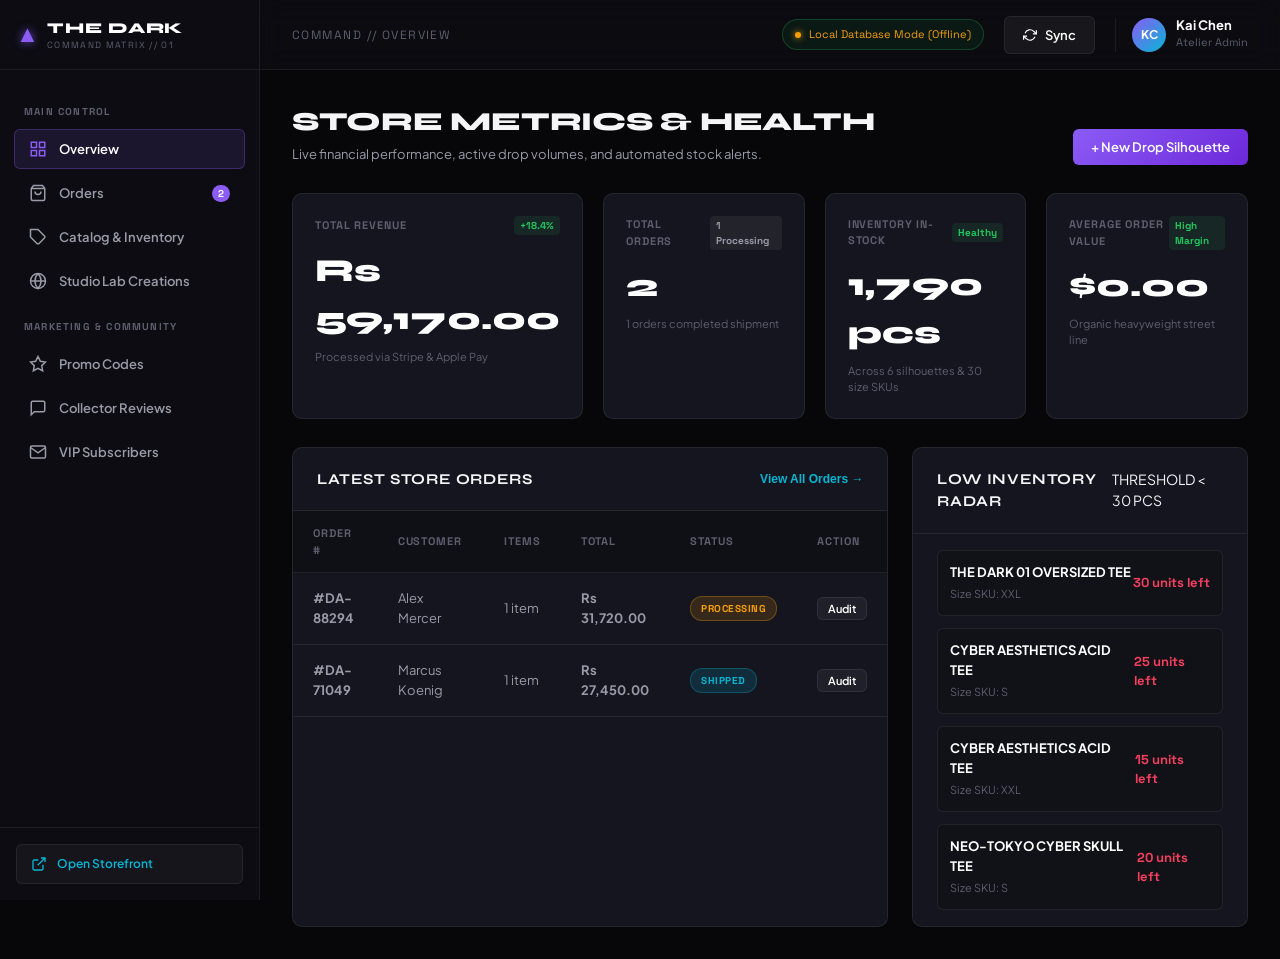
<file: Admin/admin.html>
<!DOCTYPE html>
<html lang="en">
<head>
  <meta charset="UTF-8">
  <meta name="viewport" content="width=device-width, initial-scale=1.0">
  <title>THE DARK // Command Matrix Console</title>
  <link rel="preconnect" href="https://fonts.googleapis.com">
  <link rel="preconnect" href="https://fonts.gstatic.com" crossorigin>
  <link href="https://fonts.googleapis.com/css2?family=Plus+Jakarta+Sans:wght@300;400;500;600;700&family=Space+Grotesk:wght@500;700&family=Syne:wght@600;700;800&display=swap" rel="stylesheet">
  <link rel="stylesheet" href="admin.css">
</head>
<body class="admin-body">
  <div class="admin-layout">
    <!-- Collapsible Administrative Sidebar -->
    <aside class="admin-sidebar" id="adminSidebar">
      <div class="sidebar-brand">
        <a href="#" class="brand-link">
          <span class="brand-symbol">▲</span>
          <div class="brand-titles">
            <span class="brand-title">THE DARK</span>
            <span class="brand-sub">COMMAND MATRIX // 01</span>
          </div>
        </a>
      </div>

      <nav class="sidebar-nav">
        <div class="nav-group-label">MAIN CONTROL</div>
        <button class="nav-item active" data-tab="overview">
          <svg width="18" height="18" viewBox="0 0 24 24" fill="none" stroke="currentColor" stroke-width="2"><rect x="3" y="3" width="7" height="7"></rect><rect x="14" y="3" width="7" height="7"></rect><rect x="14" y="14" width="7" height="7"></rect><rect x="3" y="14" width="7" height="7"></rect></svg>
          <span>Overview</span>
        </button>
        <button class="nav-item" data-tab="orders">
          <svg width="18" height="18" viewBox="0 0 24 24" fill="none" stroke="currentColor" stroke-width="2"><path d="M6 2L3 6v14a2 2 0 0 0 2 2h14a2 2 0 0 0 2-2V6l-3-4z"></path><line x1="3" y1="6" x2="21" y2="6"></line><path d="M16 10a4 4 0 0 1-8 0"></path></svg>
          <span>Orders</span>
          <span class="nav-counter" id="ordersNavCounter">0</span>
        </button>
        <button class="nav-item" data-tab="inventory">
          <svg width="18" height="18" viewBox="0 0 24 24" fill="none" stroke="currentColor" stroke-width="2"><path d="M20.59 13.41l-7.17 7.17a2 2 0 0 1-2.83 0L2 12V2h10l8.59 8.59a2 2 0 0 1 0 2.82z"></path><line x1="7" y1="7" x2="7.01" y2="7"></line></svg>
          <span>Catalog & Inventory</span>
        </button>
        <button class="nav-item" data-tab="studio">
          <svg width="18" height="18" viewBox="0 0 24 24" fill="none" stroke="currentColor" stroke-width="2"><circle cx="12" cy="12" r="10"></circle><path d="M12 2a14.5 14.5 0 0 0 0 20 14.5 14.5 0 0 0 0-20"></path><path d="M2 12h20"></path></svg>
          <span>Studio Lab Creations</span>
        </button>

        <div class="nav-group-label">MARKETING & COMMUNITY</div>
        <button class="nav-item" data-tab="promo">
          <svg width="18" height="18" viewBox="0 0 24 24" fill="none" stroke="currentColor" stroke-width="2"><polygon points="12 2 15.09 8.26 22 9.27 17 14.14 18.18 21.02 12 17.77 5.82 21.02 7 14.14 2 9.27 8.91 8.26 12 2"></polygon></svg>
          <span>Promo Codes</span>
        </button>
        <button class="nav-item" data-tab="reviews">
          <svg width="18" height="18" viewBox="0 0 24 24" fill="none" stroke="currentColor" stroke-width="2"><path d="M21 15a2 2 0 0 1-2 2H7l-4 4V5a2 2 0 0 1 2-2h14a2 2 0 0 1 2 2z"></path></svg>
          <span>Collector Reviews</span>
        </button>
        <button class="nav-item" data-tab="subscribers">
          <svg width="18" height="18" viewBox="0 0 24 24" fill="none" stroke="currentColor" stroke-width="2"><path d="M4 4h16c1.1 0 2 .9 2 2v12c0 1.1-.9 2-2 2H4c-1.1 0-2-.9-2-2V6c0-1.1.9-2 2-2z"></path><polyline points="22,6 12,13 2,6"></polyline></svg>
          <span>VIP Subscribers</span>
        </button>
      </nav>

      <div class="sidebar-footer">
        <a href="../UI/index.html" class="storefront-link" target="_blank">
          <svg width="16" height="16" viewBox="0 0 24 24" fill="none" stroke="currentColor" stroke-width="2"><path d="M18 13v6a2 2 0 0 1-2 2H5a2 2 0 0 1-2-2V8a2 2 0 0 1 2-2h6"></path><polyline points="15 3 21 3 21 9"></polyline><line x1="10" y1="14" x2="21" y2="3"></line></svg>
          <span>Open Storefront</span>
        </a>
      </div>
    </aside>

    <!-- Main Content Area -->
    <main class="admin-main">
      <!-- Top Bar -->
      <header class="admin-topbar">
        <div class="topbar-left">
          <button class="sidebar-toggle-btn" id="sidebarToggleBtn" aria-label="Toggle Sidebar">
            <svg width="20" height="20" viewBox="0 0 24 24" fill="none" stroke="currentColor" stroke-width="2"><line x1="3" y1="12" x2="21" y2="12"></line><line x1="3" y1="6" x2="21" y2="6"></line><line x1="3" y1="18" x2="21" y2="18"></line></svg>
          </button>
          <div class="breadcrumb" id="currentTabBreadcrumb">COMMAND // OVERVIEW</div>
        </div>

        <div class="topbar-right">
          <!-- Database Sync Status Indicator -->
          <div class="db-status-badge" id="dbStatusBadge">
            <span class="status-pulse-dot"></span>
            <span class="status-text">SQLite DB: Connected (Port 8001)</span>
          </div>

          <button class="btn btn-secondary quick-sync-btn" id="refreshDataBtn" title="Refresh Live Database Data">
            <svg width="14" height="14" viewBox="0 0 24 24" fill="none" stroke="currentColor" stroke-width="2"><polyline points="23 4 23 10 17 10"></polyline><polyline points="1 20 1 14 7 14"></polyline><path d="M3.51 9a9 9 0 0 1 14.85-3.36L23 10M1 14l4.64 4.36A9 9 0 0 0 20.49 15"></path></svg>
            <span>Sync</span>
          </button>

          <div class="admin-profile">
            <div class="profile-avatar">KC</div>
            <div class="profile-info">
              <span class="profile-name">Kai Chen</span>
              <span class="profile-role">Atelier Admin</span>
            </div>
          </div>
        </div>
      </header>

      <!-- View Containers (Tab Panels) -->
      <div class="admin-content-view">
        
        <!-- ================= TAB 1: OVERVIEW ================= -->
        <section class="tab-panel active" id="panel-overview">
          <div class="view-header">
            <div>
              <h1 class="view-title">STORE METRICS & HEALTH</h1>
              <p class="view-desc">Live financial performance, active drop volumes, and automated stock alerts.</p>
            </div>
            <div class="view-actions">
              <button class="btn btn-primary" onclick="switchAdminTab('inventory');openAddDropModal();">
                + New Drop Silhouette
              </button>
            </div>
          </div>

          <!-- KPI Metric Cards Grid -->
          <div class="kpi-grid">
            <div class="kpi-card">
              <div class="kpi-meta">
                <span class="kpi-label">TOTAL REVENUE</span>
                <span class="kpi-tag positive">+18.4%</span>
              </div>
              <div class="kpi-value" id="kpiRevenue">$0.00</div>
              <div class="kpi-footer">Processed via Stripe & Apple Pay</div>
            </div>

            <div class="kpi-card">
              <div class="kpi-meta">
                <span class="kpi-label">TOTAL ORDERS</span>
                <span class="kpi-tag" id="kpiProcessingTag">0 Processing</span>
              </div>
              <div class="kpi-value" id="kpiTotalOrders">0</div>
              <div class="kpi-footer"><span id="kpiShippedCount">0</span> orders completed shipment</div>
            </div>

            <div class="kpi-card">
              <div class="kpi-meta">
                <span class="kpi-label">INVENTORY IN-STOCK</span>
                <span class="kpi-tag positive">Healthy</span>
              </div>
              <div class="kpi-value" id="kpiTotalStock">0</div>
              <div class="kpi-footer">Across <span id="kpiProductCount">0</span> silhouettes & 30 size SKUs</div>
            </div>

            <div class="kpi-card">
              <div class="kpi-meta">
                <span class="kpi-label">AVERAGE ORDER VALUE</span>
                <span class="kpi-tag positive">High Margin</span>
              </div>
              <div class="kpi-value" id="kpiAov">$0.00</div>
              <div class="kpi-footer">Organic heavyweight street line</div>
            </div>
          </div>

          <!-- Split Grid: Recent Orders & Stock Urgency -->
          <div class="overview-split-grid">
            <!-- Recent Orders Feed -->
            <div class="dashboard-card">
              <div class="card-header-row">
                <h3>LATEST STORE ORDERS</h3>
                <button class="card-action-link" onclick="switchAdminTab('orders')">View All Orders →</button>
              </div>
              <div class="table-responsive">
                <table class="data-table">
                  <thead>
                    <tr>
                      <th>Order #</th>
                      <th>Customer</th>
                      <th>Items</th>
                      <th>Total</th>
                      <th>Status</th>
                      <th>Action</th>
                    </tr>
                  </thead>
                  <tbody id="overviewRecentOrdersTbody">
                    <!-- Dynamic -->
                  </tbody>
                </table>
              </div>
            </div>

            <!-- Low Stock Alert Box -->
            <div class="dashboard-card">
              <div class="card-header-row">
                <h3>LOW INVENTORY RADAR</h3>
                <span class="badge-tag">THRESHOLD &lt; 30 PCS</span>
              </div>
              <div class="low-stock-list" id="overviewLowStockList">
                <!-- Dynamic -->
              </div>
            </div>
          </div>
        </section>

        <!-- ================= TAB 2: ORDERS ================= -->
        <section class="tab-panel" id="panel-orders">
          <div class="view-header">
            <div>
              <h1 class="view-title">FULFILLMENT & ORDERS</h1>
              <p class="view-desc">Monitor transactions, adjust dispatch stages, and inspect custom studio garments.</p>
            </div>
          </div>

          <div class="data-toolbar">
            <div class="filter-pills">
              <button class="order-filter-pill active" data-filter="all">All Orders</button>
              <button class="order-filter-pill" data-filter="PROCESSING">Processing</button>
              <button class="order-filter-pill" data-filter="SHIPPED">Shipped</button>
              <button class="order-filter-pill" data-filter="DELIVERED">Delivered</button>
            </div>

            <div class="search-box">
              <input type="text" id="orderSearchInput" placeholder="Search order number or customer...">
            </div>
          </div>

          <div class="dashboard-card">
            <div class="table-responsive">
              <table class="data-table">
                <thead>
                  <tr>
                    <th>Order #</th>
                    <th>Date</th>
                    <th>Customer</th>
                    <th>Shipping Destination</th>
                    <th>Total</th>
                    <th>Payment</th>
                    <th>Fulfillment Status</th>
                    <th>Actions</th>
                  </tr>
                </thead>
                <tbody id="ordersTableBody">
                  <!-- Dynamic -->
                </tbody>
              </table>
            </div>
          </div>
        </section>

        <!-- ================= TAB 3: CATALOG & INVENTORY ================= -->
        <section class="tab-panel" id="panel-inventory">
          <div class="view-header">
            <div>
              <h1 class="view-title">CATALOG SILHOUETTES & INVENTORY</h1>
              <p class="view-desc">Direct control over sizes (S through XXL), GSM fabric weights, and live drop statuses.</p>
            </div>
            <div class="view-actions">
              <button class="btn btn-primary" onclick="openAddDropModal()">+ Add New Drop</button>
            </div>
          </div>

          <div class="dashboard-card">
            <div class="table-responsive">
              <table class="data-table inventory-table">
                <thead>
                  <tr>
                    <th>Silhouette</th>
                    <th>Category</th>
                    <th>GSM</th>
                    <th>Base Price</th>
                    <th>Inventory by Size (S / M / L / XL / XXL)</th>
                    <th>Total Units</th>
                    <th>Actions</th>
                  </tr>
                </thead>
                <tbody id="inventoryTableBody">
                  <!-- Dynamic -->
                </tbody>
              </table>
            </div>
          </div>
        </section>

        <!-- ================= TAB 4: STUDIO CREATIONS ================= -->
        <section class="tab-panel" id="panel-studio">
          <div class="view-header">
            <div>
              <h1 class="view-title">STUDIO LAB CUSTOM CREATIONS</h1>
              <p class="view-desc">Inspect bespoke oversized garments engineered directly by collectors in the Custom Lab.</p>
            </div>
          </div>

          <div class="studio-creations-grid" id="studioCreationsGrid">
            <!-- Dynamic -->
          </div>
        </section>

        <!-- ================= TAB 5: PROMO CODES ================= -->
        <section class="tab-panel" id="panel-promo">
          <div class="view-header">
            <div>
              <h1 class="view-title">PROMO DISCOUNT ENGINES</h1>
              <p class="view-desc">Configure percentage and fixed-amount coupon codes with minimum order limits.</p>
            </div>
            <div class="view-actions">
              <button class="btn btn-primary" onclick="openAddPromoModal()">+ Create Promo Code</button>
            </div>
          </div>

          <div class="dashboard-card">
            <div class="table-responsive">
              <table class="data-table">
                <thead>
                  <tr>
                    <th>Promo Code</th>
                    <th>Type</th>
                    <th>Discount Value</th>
                    <th>Min Order Requirement</th>
                    <th>Status</th>
                    <th>Toggle</th>
                  </tr>
                </thead>
                <tbody id="promoTableBody">
                  <!-- Dynamic -->
                </tbody>
              </table>
            </div>
          </div>
        </section>

        <!-- ================= TAB 6: REVIEWS ================= -->
        <section class="tab-panel" id="panel-reviews">
          <div class="view-header">
            <div>
              <h1 class="view-title">COMMUNITY REVIEWS MODERATION</h1>
              <p class="view-desc">Review customer testimonials, verified ratings, and fit critiques.</p>
            </div>
          </div>

          <div class="reviews-moderation-grid" id="adminReviewsGrid">
            <!-- Dynamic -->
          </div>
        </section>

        <!-- ================= TAB 7: SUBSCRIBERS ================= -->
        <section class="tab-panel" id="panel-subscribers">
          <div class="view-header">
            <div>
              <h1 class="view-title">VIP INNER ARCHIVE LEADS</h1>
              <p class="view-desc">Customers signed up for 20-minute early drop passwords.</p>
            </div>
            <div class="view-actions">
              <button class="btn btn-secondary" onclick="exportSubscribersCsv()">Export CSV</button>
            </div>
          </div>

          <div class="dashboard-card">
            <div class="table-responsive">
              <table class="data-table">
                <thead>
                  <tr>
                    <th># ID</th>
                    <th>Email Address</th>
                    <th>Acquisition Source</th>
                    <th>Date Subscribed</th>
                  </tr>
                </thead>
                <tbody id="subscribersTableBody">
                  <!-- Dynamic -->
                </tbody>
              </table>
            </div>
          </div>
        </section>

      </div>
    </main>
  </div>

  <!-- ================= MODALS ================= -->

  <!-- Order Inspection Modal -->
  <div class="admin-modal-overlay" id="orderInspectModal">
    <div class="admin-modal-dialog">
      <button class="admin-modal-close" onclick="closeAdminModal('orderInspectModal')">✕</button>
      <div class="modal-header-block">
        <span class="sub-badge">ORDER AUDIT</span>
        <h2 id="inspectOrderNum">#DA-XXXXX</h2>
        <span class="order-date-label" id="inspectOrderDate">Date</span>
      </div>

      <div class="order-inspect-details" id="orderInspectDetails">
        <!-- Rendered dynamically -->
      </div>
    </div>
  </div>

  <!-- Add New Drop Modal -->
  <div class="admin-modal-overlay" id="addDropModal">
    <div class="admin-modal-dialog">
      <button class="admin-modal-close" onclick="closeAdminModal('addDropModal')">✕</button>
      <div class="modal-header-block">
        <span class="sub-badge">CATALOG EXPANSION</span>
        <h2>LAUNCH NEW SILHOUETTE DROP</h2>
        <p>Create a new heavyweight garment entry in the database.</p>
      </div>

      <form id="newDropForm" class="admin-form">
        <div class="form-grid">
          <div class="form-group full-width">
            <label>Drop Title</label>
            <input type="text" id="dropTitle" required placeholder="e.g. CYBERNETIC CHROME OVERSIZED TEE">
          </div>
          <div class="form-group">
            <label>Silhouette Category</label>
            <select id="dropCategory" class="admin-select">
              <option value="graphic">Graphic Drops</option>
              <option value="vintage">Acid Washed</option>
              <option value="minimal">Minimalist Blank</option>
              <option value="heavy">Heavy French Terry</option>
            </select>
          </div>
          <div class="form-group">
            <label>Price (USD $)</label>
            <input type="number" id="dropPrice" step="0.5" required value="68.0">
          </div>
          <div class="form-group">
            <label>Fabric Density (GSM)</label>
            <input type="number" id="dropGsm" required value="240">
          </div>
          <div class="form-group">
            <label>Badge Flag</label>
            <input type="text" id="dropBadge" value="NEW DROP" placeholder="e.g. LIMITED DROP">
          </div>
          <div class="form-group full-width">
            <label>Image URL / Path</label>
            <input type="text" id="dropImage" required value="assets/tee_black.jpg">
          </div>
          <div class="form-group full-width">
            <label>Design Narrative & Description</label>
            <textarea id="dropDesc" rows="3" required placeholder="High-density combed organic cotton..."></textarea>
          </div>
        </div>

        <div class="size-stocks-input-row">
          <label class="section-sub-label">INITIAL STOCK PER SIZE (UNITS)</label>
          <div class="size-inputs-grid">
            <div><span>S:</span><input type="number" id="stockS" value="40"></div>
            <div><span>M:</span><input type="number" id="stockM" value="80"></div>
            <div><span>L:</span><input type="number" id="stockL" value="120"></div>
            <div><span>XL:</span><input type="number" id="stockXL" value="60"></div>
            <div><span>XXL:</span><input type="number" id="stockXXL" value="25"></div>
          </div>
        </div>

        <button type="submit" class="btn btn-primary" style="width:100%;margin-top:20px;">
          Deploy Silhouette to Store & Database
        </button>
      </form>
    </div>
  </div>

  <!-- Create Promo Code Modal -->
  <div class="admin-modal-overlay" id="addPromoModal">
    <div class="admin-modal-dialog promo-dialog">
      <button class="admin-modal-close" onclick="closeAdminModal('addPromoModal')">✕</button>
      <div class="modal-header-block">
        <span class="sub-badge">DISCOUNT CAMPAIGN</span>
        <h2>CREATE PROMO CODE</h2>
      </div>

      <form id="newPromoForm" class="admin-form">
        <div class="form-group">
          <label>Coupon Code (e.g. FLASH25)</label>
          <input type="text" id="promoCodeName" required placeholder="DARK30" style="text-transform:uppercase;">
        </div>
        <div class="form-group">
          <label>Discount Type</label>
          <select id="promoType" class="admin-select">
            <option value="percentage">Percentage Off (%)</option>
            <option value="fixed_amount">Fixed Currency Amount ($)</option>
          </select>
        </div>
        <div class="form-group">
          <label>Discount Value</label>
          <input type="number" id="promoVal" required value="20" step="0.5">
        </div>
        <div class="form-group">
          <label>Minimum Order Threshold ($)</label>
          <input type="number" id="promoMinOrder" value="0" step="1">
        </div>

        <button type="submit" class="btn btn-primary" style="width:100%;margin-top:16px;">
          Activate Promo Code
        </button>
      </form>
    </div>
  </div>

  <!-- Toast Container -->
  <div class="admin-toast-container" id="adminToastContainer"></div>

  <script src="admin.js"></script>
</body>
</html>
</file>
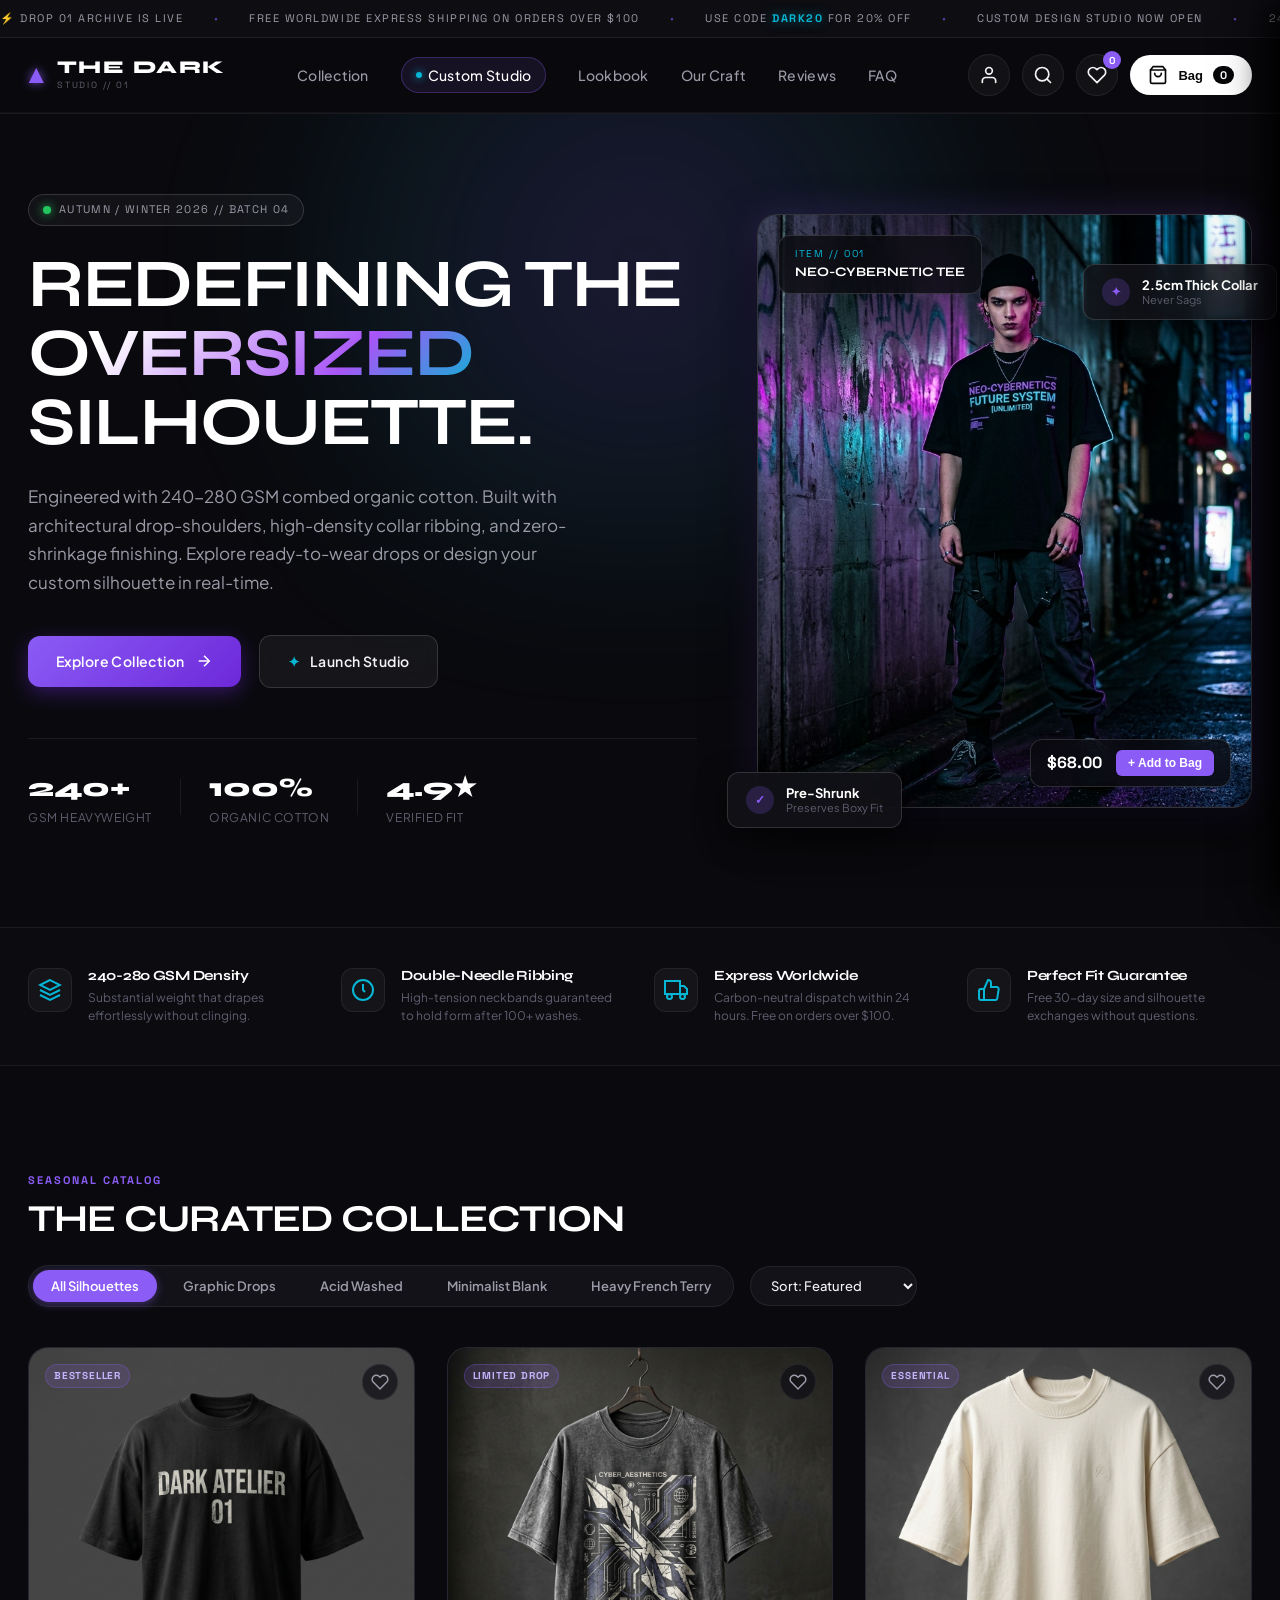
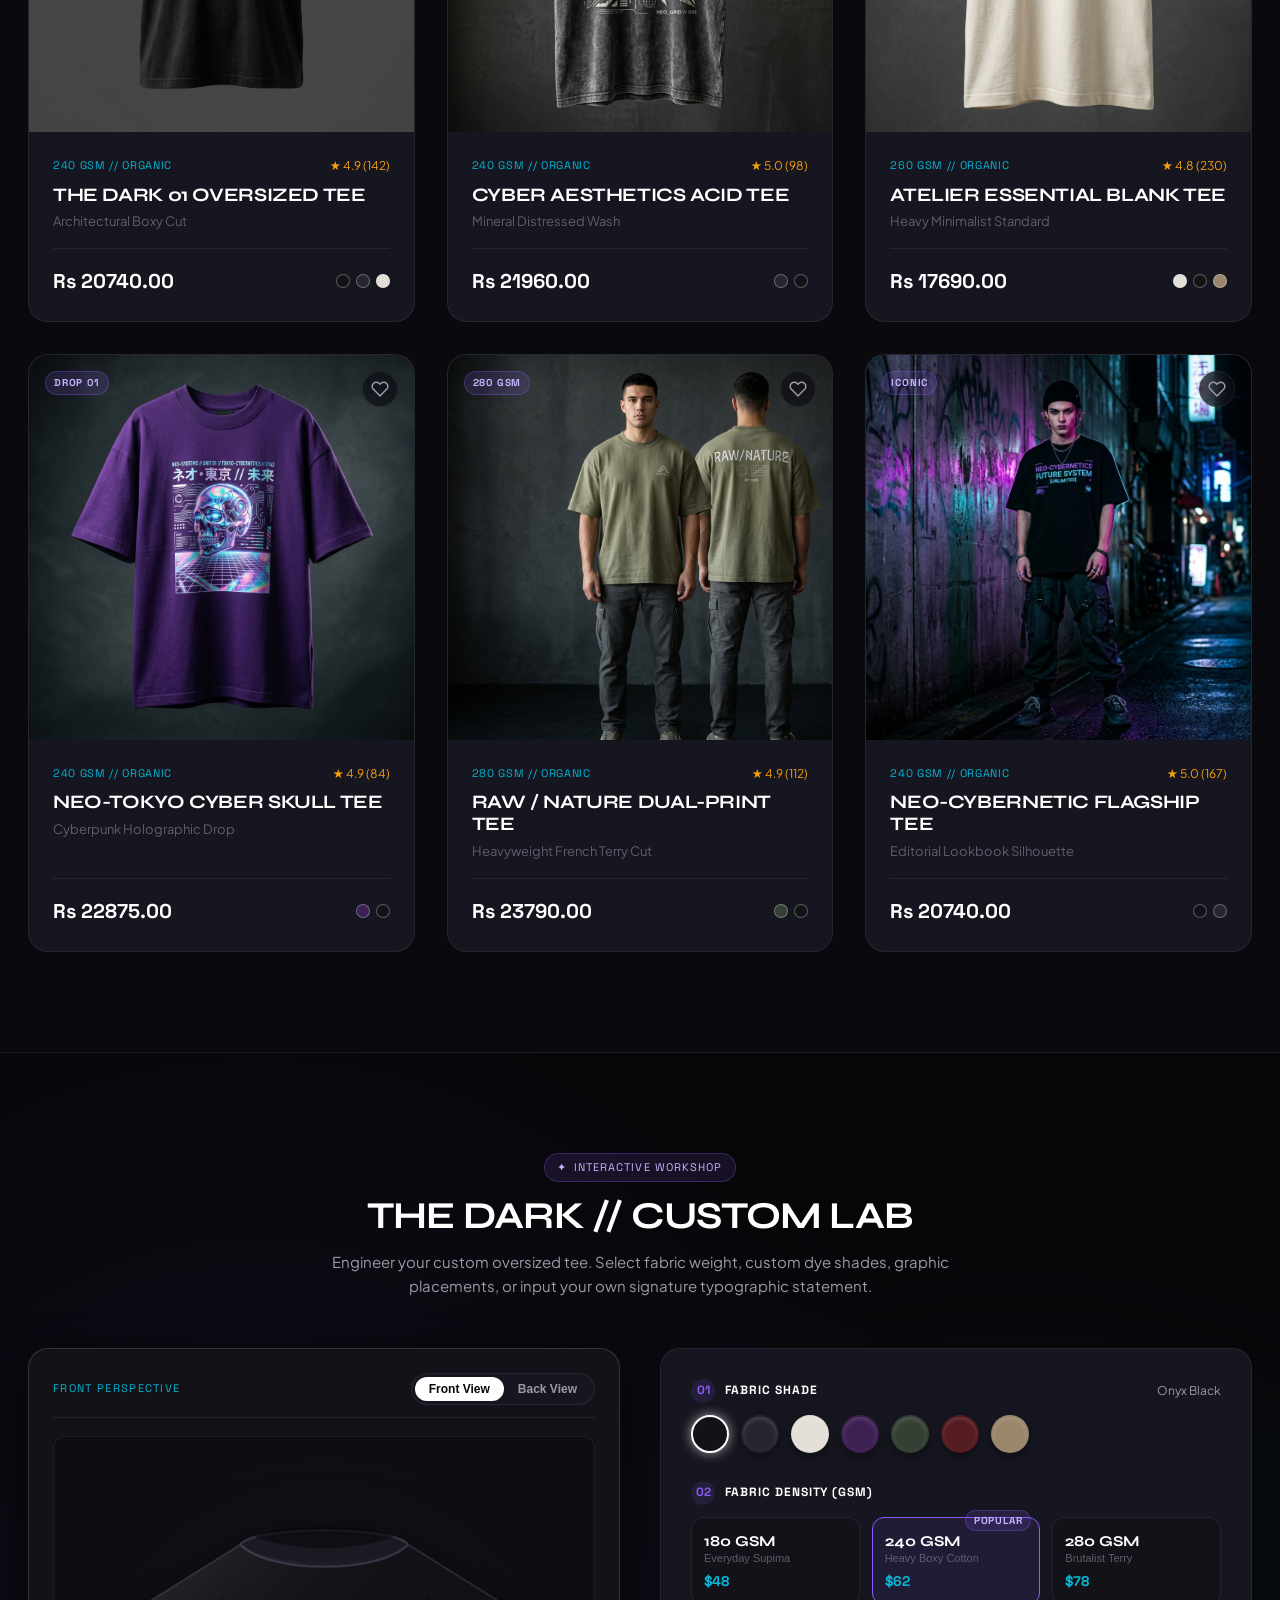
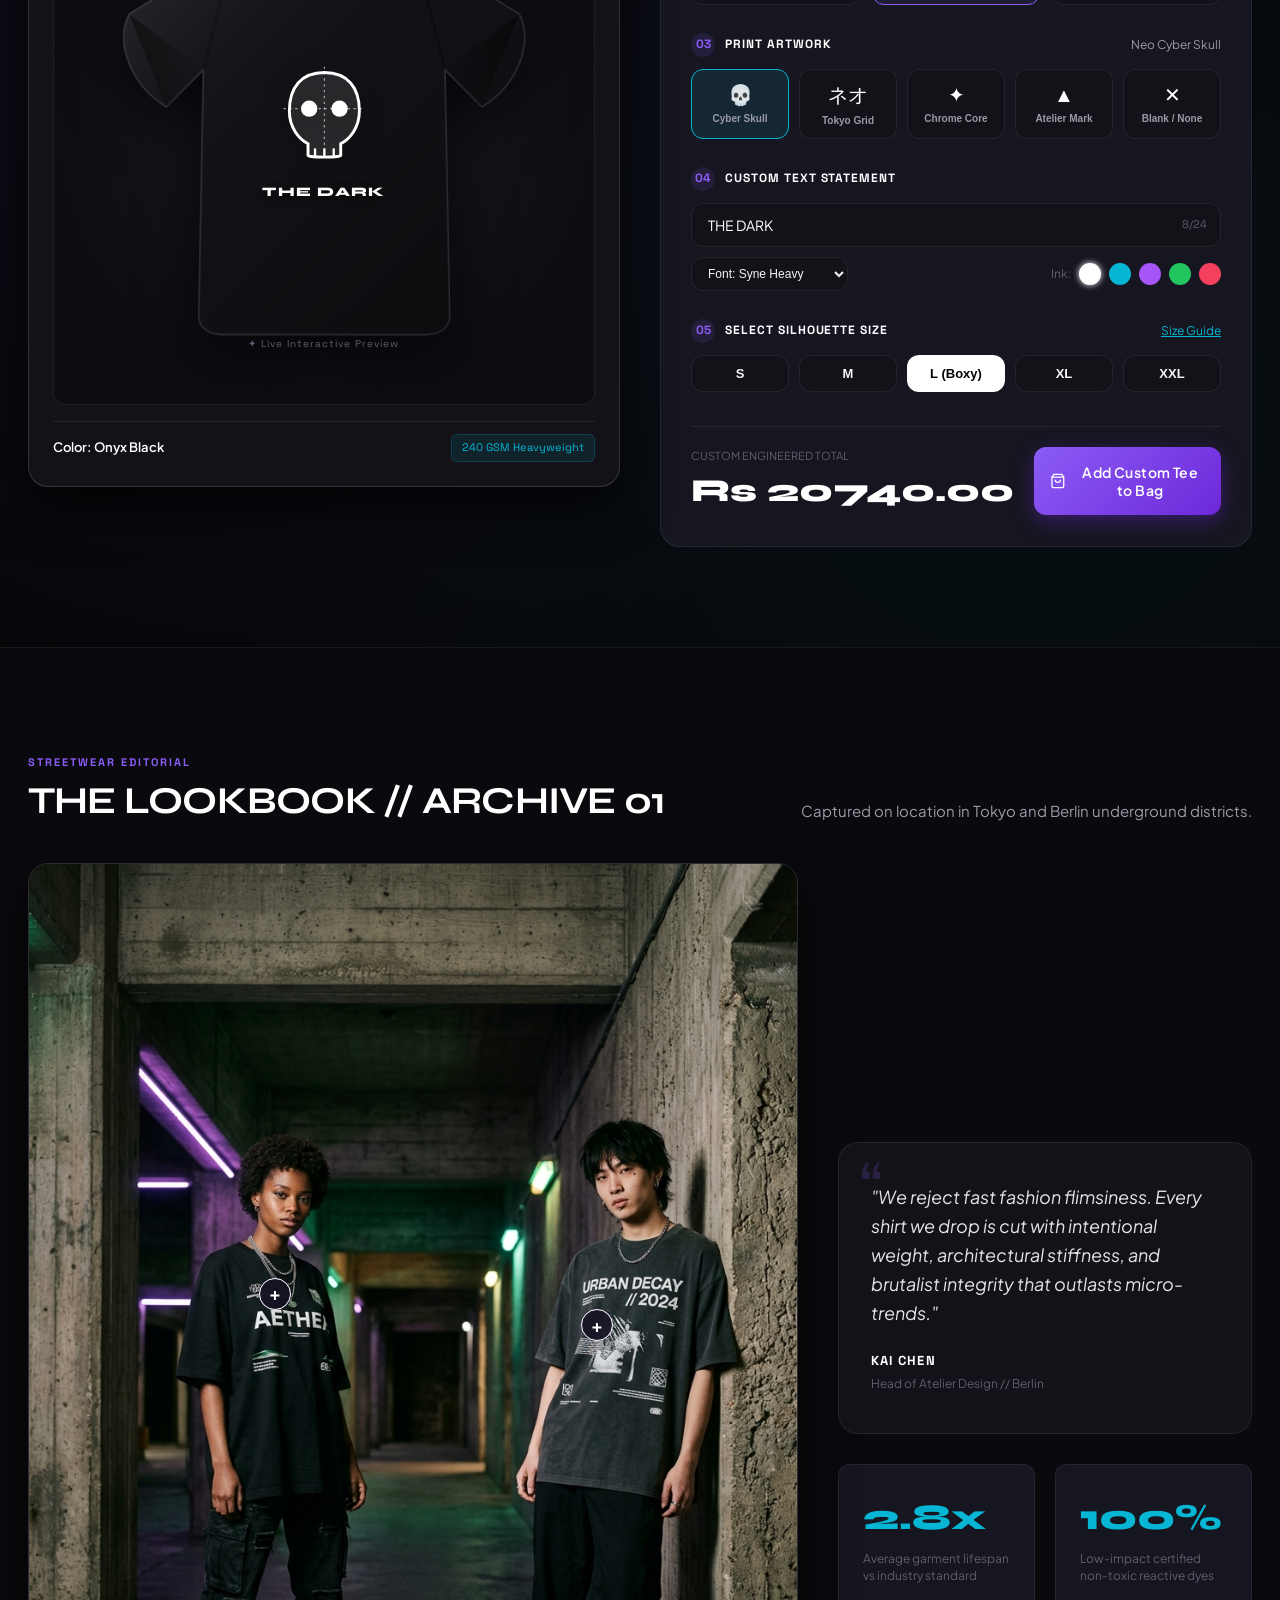
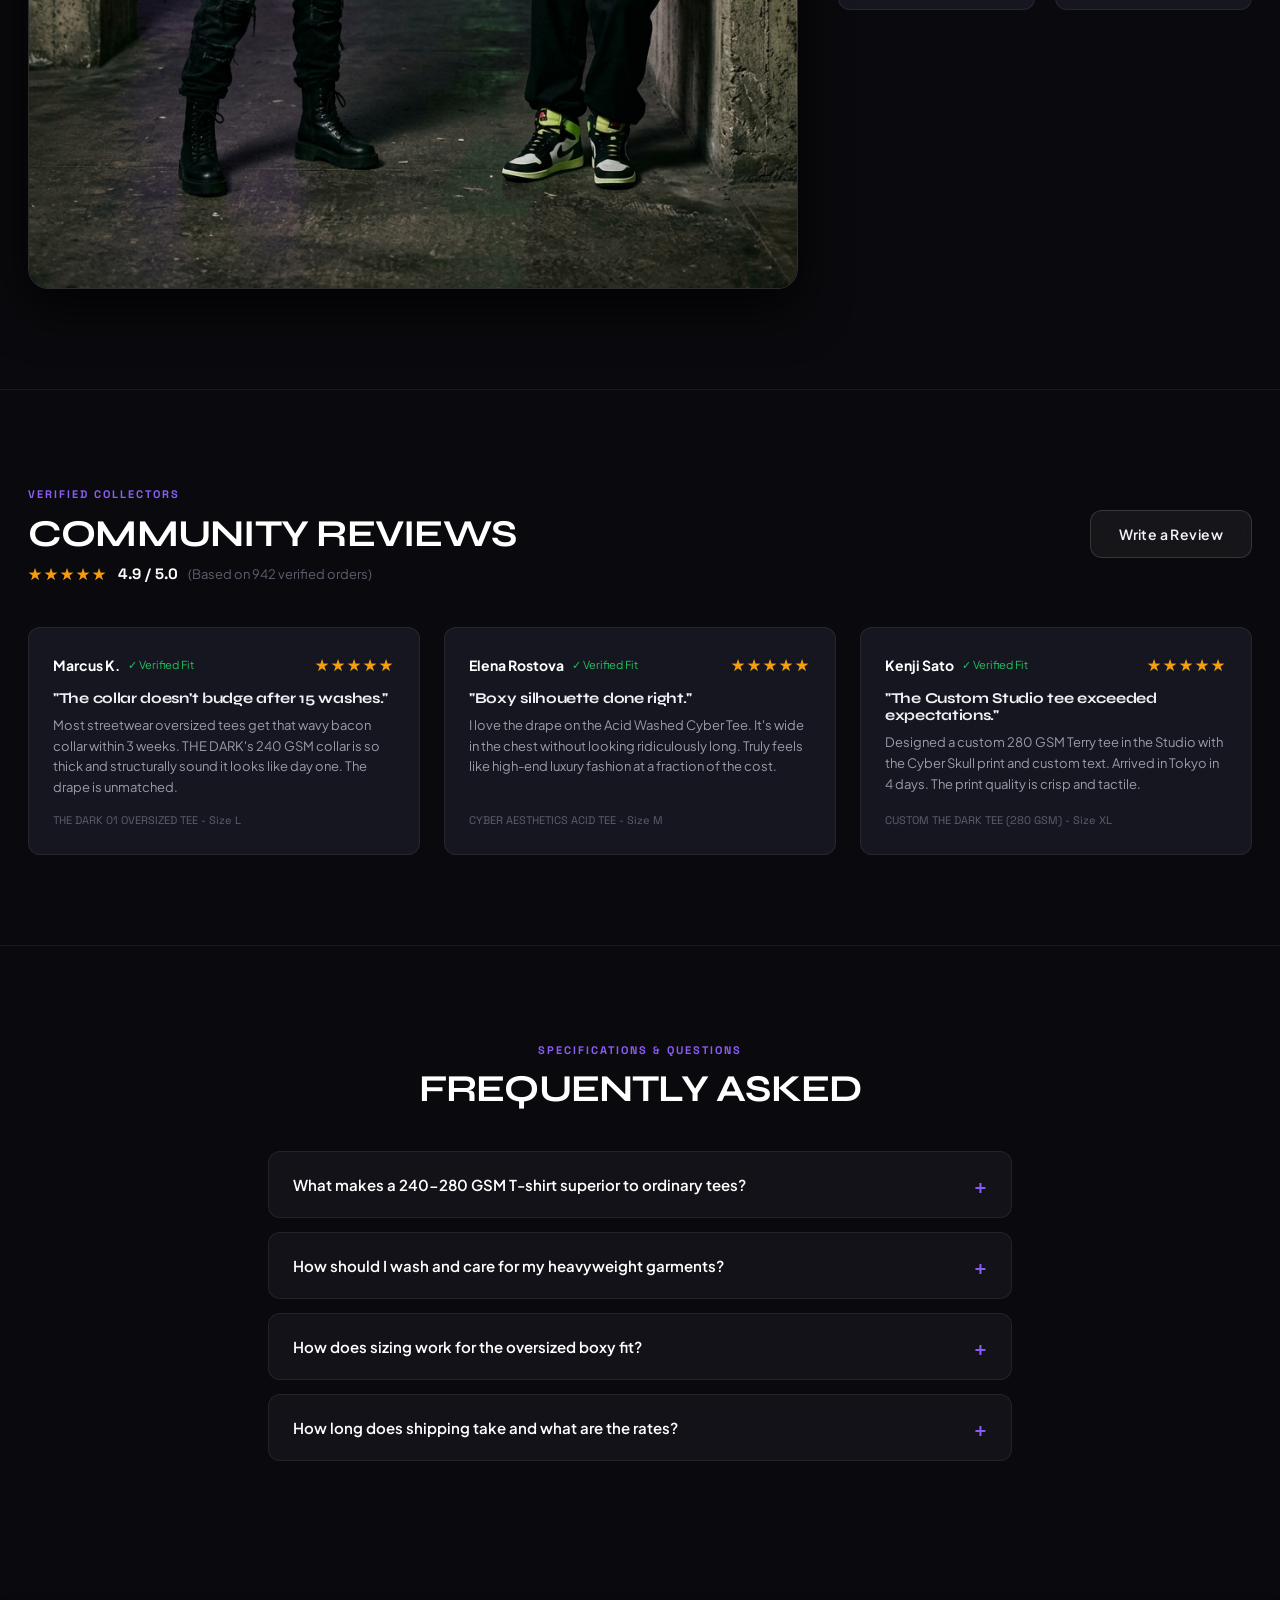
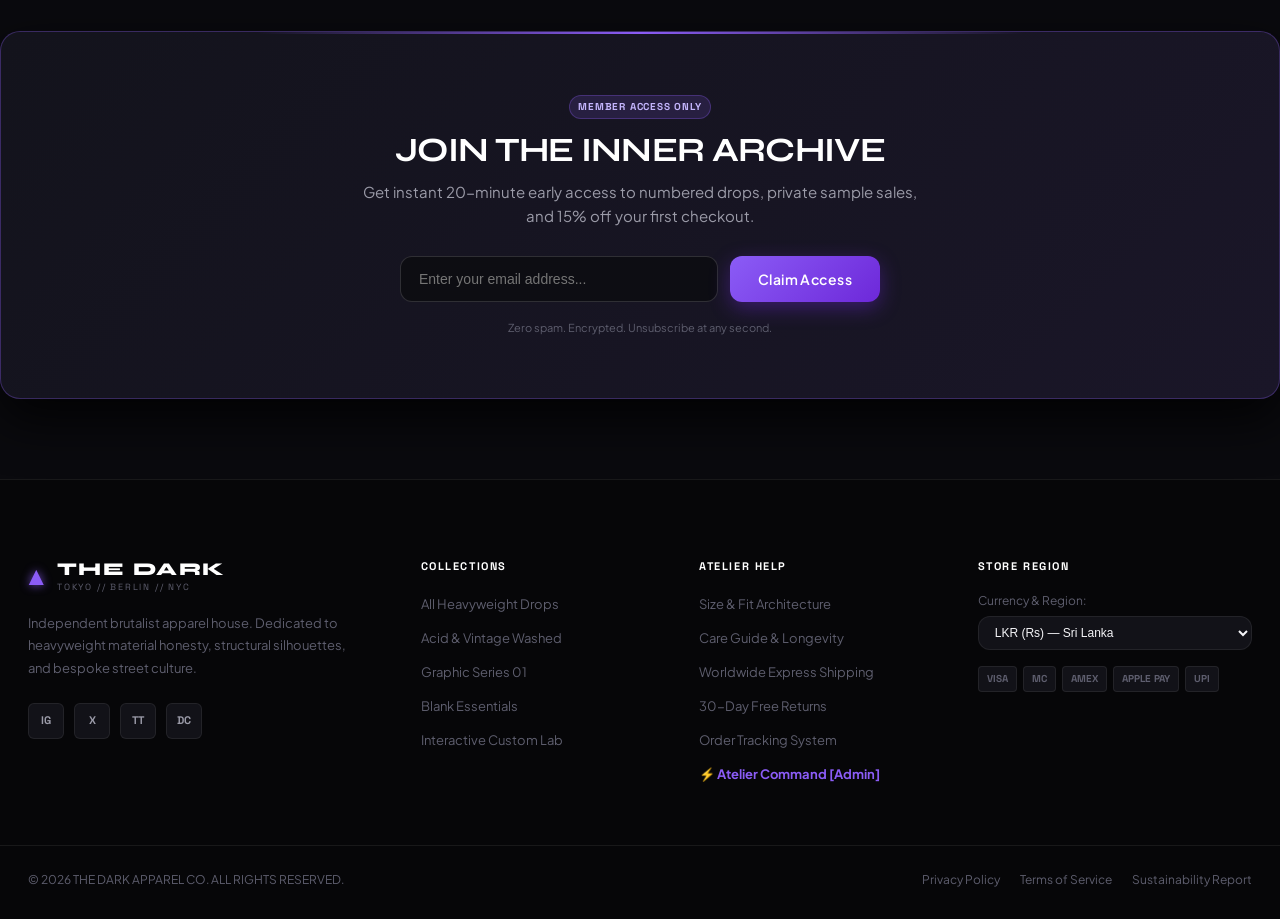
<file: UI/account.html>
<!DOCTYPE html>
<html lang="en">
<head>
  <meta charset="UTF-8" />
  <meta name="viewport" content="width=device-width, initial-scale=1.0"/>
  <title>Account // THE DARK</title>
  <link href="https://fonts.googleapis.com/css2?family=Inter:wght@300;400;500;600;700&family=Syne:wght@600;700;800&family=Space+Mono:wght@400;700&display=swap" rel="stylesheet" />
  <link rel="stylesheet" href="style.css" />
  <style>
    .account-container { max-width: 1000px; margin: 100px auto; padding: 20px; display: grid; grid-template-columns: 250px 1fr; gap: 40px; color: #fff; }
    .account-sidebar { border-right: 1px solid #333; padding-right: 20px; }
    .account-nav-btn { display: block; width: 100%; text-align: left; background: none; border: none; color: var(--text-muted); font-size: 14px; padding: 12px 0; cursor: pointer; border-bottom: 1px solid #222; font-family: var(--font-mono); text-transform: uppercase; }
    .account-nav-btn.active { color: #fff; border-bottom-color: var(--accent-cyan); }
    .account-panel { display: none; }
    .account-panel.active { display: block; }
    .account-title { font-family: var(--font-display); font-size: 28px; margin-bottom: 24px; text-transform: uppercase; }
    
    .info-group { margin-bottom: 20px; }
    .info-label { font-size: 10px; font-family: var(--font-mono); color: var(--text-muted); text-transform: uppercase; display: block; margin-bottom: 4px; }
    .info-value { font-size: 16px; }

    .history-table { width: 100%; border-collapse: collapse; margin-top: 20px; }
    .history-table th, .history-table td { text-align: left; padding: 12px; border-bottom: 1px solid #222; font-size: 13px; }
    .history-table th { font-family: var(--font-mono); font-size: 10px; color: var(--text-muted); text-transform: uppercase; }

    .form-group { margin-bottom: 16px; }
    .form-group label { display: block; font-size: 11px; font-family: var(--font-mono); color: var(--text-muted); margin-bottom: 6px; }
    .form-group input { width: 100%; background: #0b0b0e; border: 1px solid #333; color: #fff; padding: 12px; font-family: var(--font-sans); }
    
    .card-item { background: #111; border: 1px solid #333; padding: 16px; margin-bottom: 12px; display: flex; justify-content: space-between; align-items: center; }
  </style>
</head>
<body class="dark-theme">
  <!-- NAV -->
  <nav class="atelier-nav">
    <div class="nav-brand"><a href="index.html" style="color:#fff;text-decoration:none;">THE DARK</a></div>
  </nav>

  <div class="account-container">
    <div class="account-sidebar">
      <button class="account-nav-btn active" onclick="switchAccountTab('details', event)">My Details</button>
      <button class="account-nav-btn" onclick="switchAccountTab('history', event)">Order History</button>
      <button class="account-nav-btn" onclick="switchAccountTab('wallet', event)">Payment Methods</button>
      <button class="account-nav-btn" onclick="switchAccountTab('security', event)">Security</button>
      <button class="account-nav-btn" style="color:var(--accent-red); margin-top:40px;" onclick="logout()">Sign Out</button>
    </div>

    <div class="account-content">
      <!-- DETAILS -->
      <div id="panel-details" class="account-panel active">
        <h2 class="account-title">My Profile</h2>
        <div class="info-group"><span class="info-label">Name</span><div class="info-value" id="profileName">--</div></div>
        <div class="info-group"><span class="info-label">Email</span><div class="info-value" id="profileEmail">--</div></div>
        <div class="info-group"><span class="info-label">Status</span><div class="info-value" id="profileStatus">--</div></div>
      </div>

      <!-- HISTORY -->
      <div id="panel-history" class="account-panel">
        <h2 class="account-title">Order History</h2>
        <table class="history-table">
          <thead><tr><th>Order #</th><th>Date</th><th>Status</th><th>Total</th></tr></thead>
          <tbody id="historyBody"></tbody>
        </table>
      </div>

      <!-- WALLET -->
      <div id="panel-wallet" class="account-panel">
        <h2 class="account-title">Payment Methods</h2>
        <div id="cardsList"></div>
        <div style="margin-top: 30px; border-top: 1px solid #333; padding-top: 20px;">
          <h3 style="font-size: 14px; margin-bottom: 16px;">Add New Card</h3>
          <div class="form-group"><label>Cardholder Name</label><input type="text" id="cardName"></div>
          <div style="display:flex; gap:16px;">
            <div class="form-group" style="flex:1;"><label>Card Number (Last 4)</label><input type="text" id="cardLast4" maxlength="4" placeholder="1234"></div>
            <div class="form-group" style="flex:1;"><label>Expiry (MM/YY)</label><input type="text" id="cardExpiry" placeholder="12/28"></div>
          </div>
          <button class="btn btn-primary" style="width:100%; padding:14px;" onclick="addCard()">Save Card</button>
        </div>
      </div>

      <!-- SECURITY -->
      <div id="panel-security" class="account-panel">
        <h2 class="account-title">Change Password</h2>
        <div class="form-group"><label>Current Password</label><input type="password" id="oldPass"></div>
        <div class="form-group"><label>New Password</label><input type="password" id="newPass"></div>
        <button class="btn btn-primary" style="width:100%; padding:14px; margin-top:10px;" onclick="changePassword()">Update Password</button>
      </div>
    </div>
  </div>

  <div id="toastContainer" class="toast-container"></div>

  <script src="account.js"></script>
</body>
</html>
</file>
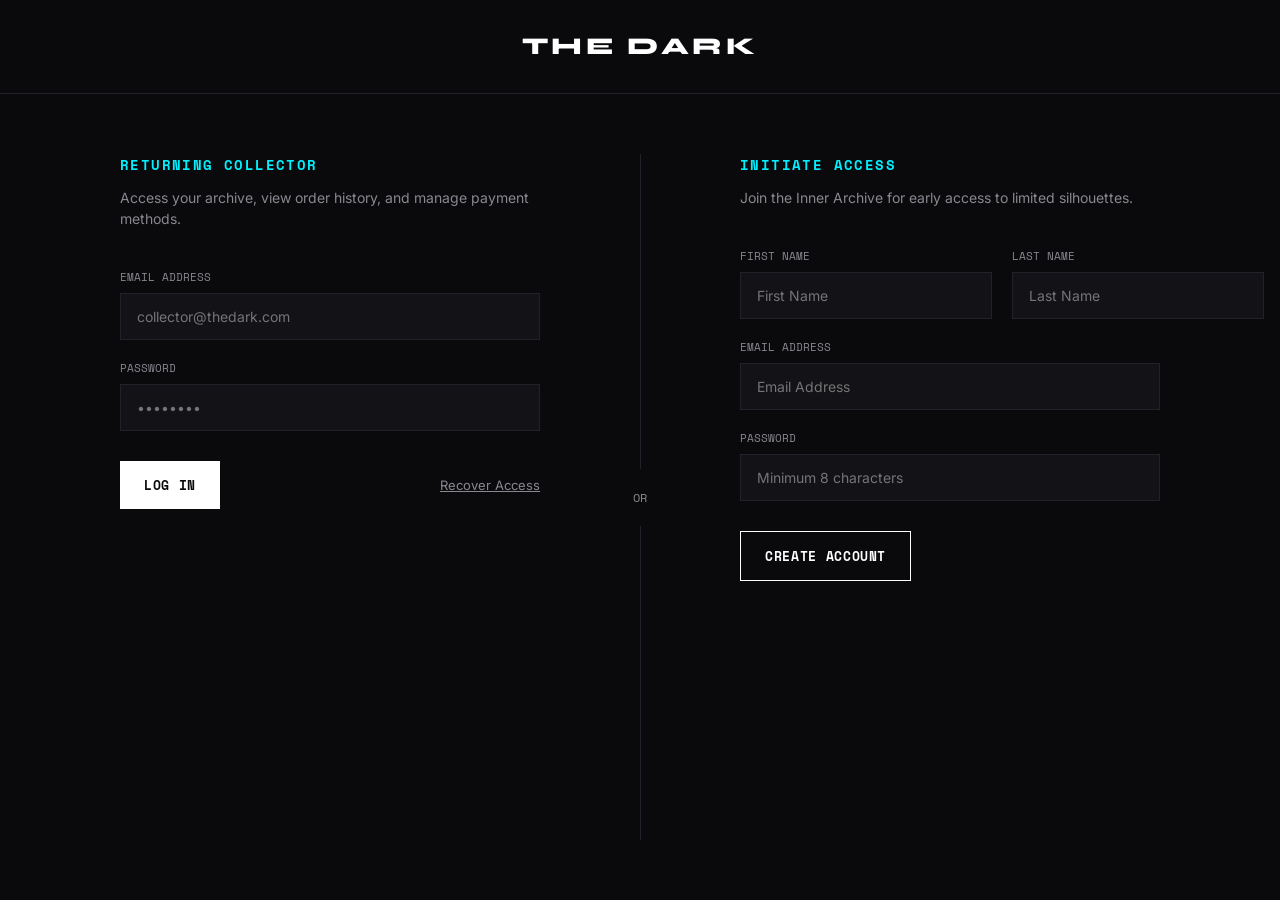
<file: UI/auth.html>
<!DOCTYPE html>
<html lang="en">
<head>
    <meta charset="UTF-8">
    <meta name="viewport" content="width=device-width, initial-scale=1.0">
    <title>THE DARK - Secure Access</title>
    <!-- Fonts -->
    <link href="https://fonts.googleapis.com/css2?family=Inter:wght@300;400;500;600&family=Space+Mono:wght@400;700&family=Syne:wght@600;700;800&display=swap" rel="stylesheet">
    <link rel="stylesheet" href="auth.css">
</head>
<body class="auth-page-dark">
    
    <header class="auth-minimal-header">
        <a href="index.html" class="auth-brand-logo">THE DARK</a>
    </header>

    <main class="auth-dual-container">
        
        <!-- Left Column: Log In -->
        <section class="auth-column login-column">
            <div class="auth-column-inner">
                <h1 class="auth-heading">RETURNING COLLECTOR</h1>
                <p class="auth-subtext">Access your archive, view order history, and manage payment methods.</p>
                
                <form id="newLoginForm" class="auth-form">
                    <div class="form-row">
                        <label for="loginEmail">Email Address</label>
                        <input type="email" id="loginEmail" placeholder="collector@thedark.com" required>
                    </div>
                    <div class="form-row">
                        <label for="loginPassword">Password</label>
                        <input type="password" id="loginPassword" placeholder="••••••••" required>
                    </div>
                    <div class="form-actions">
                        <button type="submit" class="btn-solid" id="loginSubmitBtn">LOG IN</button>
                        <a href="#" class="forgot-link">Recover Access</a>
                    </div>
                </form>
            </div>
        </section>

        <!-- Center Divider -->
        <div class="auth-divider">
            <div class="divider-line"></div>
            <span class="divider-text">OR</span>
            <div class="divider-line"></div>
        </div>

        <!-- Right Column: Create Account -->
        <section class="auth-column register-column">
            <div class="auth-column-inner">
                <h1 class="auth-heading">INITIATE ACCESS</h1>
                <p class="auth-subtext">Join the Inner Archive for early access to limited silhouettes.</p>
                
                <form id="newRegisterForm" class="auth-form">
                    <div class="form-grid-2">
                        <div class="form-row">
                            <label for="regFirstName">First Name</label>
                            <input type="text" id="regFirstName" placeholder="First Name" required>
                        </div>
                        <div class="form-row">
                            <label for="regLastName">Last Name</label>
                            <input type="text" id="regLastName" placeholder="Last Name" required>
                        </div>
                    </div>
                    <div class="form-row">
                        <label for="regEmail">Email Address</label>
                        <input type="email" id="regEmail" placeholder="Email Address" required>
                    </div>
                    <div class="form-row">
                        <label for="regPassword">Password</label>
                        <input type="password" id="regPassword" placeholder="Minimum 8 characters" required>
                    </div>
                    <div class="form-actions">
                        <button type="submit" class="btn-outline" id="registerSubmitBtn">CREATE ACCOUNT</button>
                    </div>
                </form>
            </div>
        </section>

    </main>

    <div class="toast-container" id="authToastContainer"></div>

    <script src="auth.js"></script>
</body>
</html>
</file>
<file: Admin/admin.css>
/* ==========================================================================
   DARK ATELIER // ATELIER COMMAND STYLESHEET
   Aesthetics: Luxury Cyberpunk Control Center, Brutalist Streetwear Admin
   ========================================================================== */

:root {
  --admin-bg: #07070a;
  --admin-sidebar: #0c0c12;
  --admin-surface: #111118;
  --admin-card: #15151f;
  --admin-card-hover: #1a1a27;

  --text-primary: #f5f5f7;
  --text-secondary: #9a9aa8;
  --text-muted: #5e5e6f;

  --accent-purple: #8b5cf6;
  --accent-cyan: #06b6d4;
  --accent-green: #22c55e;
  --accent-crimson: #f43f5e;
  --accent-gold: #f59e0b;

  --border-subtle: rgba(255, 255, 255, 0.07);
  --border-medium: rgba(255, 255, 255, 0.12);

  --font-display: 'Syne', sans-serif;
  --font-body: 'Plus Jakarta Sans', sans-serif;
  --font-mono: 'Space Grotesk', monospace;

  --sidebar-width: 260px;
  --topbar-height: 70px;
  --radius-sm: 6px;
  --radius-md: 10px;
  --radius-lg: 16px;
}

*, *::before, *::after {
  box-sizing: border-box;
  margin: 0;
  padding: 0;
}

body.admin-body {
  background-color: var(--admin-bg);
  color: var(--text-primary);
  font-family: var(--font-body);
  font-size: 14px;
  line-height: 1.5;
  overflow-x: hidden;
}

/* Custom Scrollbar */
::-webkit-scrollbar {
  width: 7px;
  height: 7px;
}
::-webkit-scrollbar-track {
  background: var(--admin-bg);
}
::-webkit-scrollbar-thumb {
  background: #242432;
  border-radius: 4px;
}
::-webkit-scrollbar-thumb:hover {
  background: var(--accent-purple);
}

/* Layout */
.admin-layout {
  display: flex;
  min-height: 100vh;
}

/* ==========================================================================
   SIDEBAR
   ========================================================================== */
.admin-sidebar {
  width: var(--sidebar-width);
  background: var(--admin-sidebar);
  border-right: 1px solid var(--border-subtle);
  display: flex;
  flex-direction: column;
  position: fixed;
  top: 0;
  bottom: 0;
  left: 0;
  z-index: 100;
  transition: transform 0.3s cubic-bezier(0.16, 1, 0.3, 1);
}

.sidebar-brand {
  height: var(--topbar-height);
  padding: 0 20px;
  display: flex;
  align-items: center;
  border-bottom: 1px solid var(--border-subtle);
}

.brand-link {
  display: flex;
  align-items: center;
  gap: 12px;
  text-decoration: none;
  color: #ffffff;
}

.brand-symbol {
  color: var(--accent-purple);
  font-size: 18px;
  text-shadow: 0 0 10px rgba(139, 92, 246, 0.8);
}

.brand-titles {
  display: flex;
  flex-direction: column;
}

.brand-title {
  font-family: var(--font-display);
  font-size: 15px;
  font-weight: 800;
  letter-spacing: 0.05em;
}

.brand-sub {
  font-family: var(--font-mono);
  font-size: 9px;
  color: var(--text-muted);
  letter-spacing: 0.15em;
}

.sidebar-nav {
  padding: 20px 14px;
  display: flex;
  flex-direction: column;
  gap: 4px;
  flex: 1;
  overflow-y: auto;
}

.nav-group-label {
  font-family: var(--font-mono);
  font-size: 10px;
  font-weight: 700;
  color: var(--text-muted);
  letter-spacing: 0.12em;
  padding: 14px 10px 6px;
}

.nav-item {
  display: flex;
  align-items: center;
  gap: 12px;
  background: none;
  border: 1px solid transparent;
  color: var(--text-secondary);
  padding: 10px 14px;
  border-radius: var(--radius-sm);
  font-family: var(--font-body);
  font-size: 13px;
  font-weight: 600;
  cursor: pointer;
  transition: all 0.15s ease;
  position: relative;
  text-align: left;
}
.nav-item:hover {
  background: rgba(255, 255, 255, 0.04);
  color: #ffffff;
}
.nav-item.active {
  background: rgba(139, 92, 246, 0.12);
  color: #ffffff;
  border-color: rgba(139, 92, 246, 0.3);
}
.nav-item.active svg {
  color: var(--accent-purple);
}

.nav-counter {
  margin-left: auto;
  background: var(--accent-purple);
  color: #ffffff;
  font-family: var(--font-mono);
  font-size: 10px;
  font-weight: 700;
  padding: 2px 6px;
  border-radius: 10px;
}

.sidebar-footer {
  padding: 16px;
  border-top: 1px solid var(--border-subtle);
}

.storefront-link {
  display: flex;
  align-items: center;
  gap: 10px;
  background: rgba(255, 255, 255, 0.04);
  border: 1px solid var(--border-subtle);
  color: var(--accent-cyan);
  padding: 10px 14px;
  border-radius: var(--radius-sm);
  text-decoration: none;
  font-size: 12px;
  font-weight: 600;
  transition: all 0.2s ease;
}
.storefront-link:hover {
  background: rgba(6, 182, 212, 0.1);
  border-color: var(--accent-cyan);
}

/* ==========================================================================
   MAIN VIEW & TOPBAR
   ========================================================================== */
.admin-main {
  margin-left: var(--sidebar-width);
  flex: 1;
  display: flex;
  flex-direction: column;
  min-width: 0;
}

.admin-topbar {
  height: var(--topbar-height);
  background: rgba(12, 12, 18, 0.85);
  backdrop-filter: blur(14px);
  border-bottom: 1px solid var(--border-subtle);
  display: flex;
  align-items: center;
  justify-content: space-between;
  padding: 0 32px;
  position: sticky;
  top: 0;
  z-index: 90;
}

.topbar-left {
  display: flex;
  align-items: center;
  gap: 16px;
}

.sidebar-toggle-btn {
  display: none;
  background: none;
  border: none;
  color: var(--text-primary);
  cursor: pointer;
}

.breadcrumb {
  font-family: var(--font-mono);
  font-size: 12px;
  letter-spacing: 0.12em;
  color: var(--text-muted);
}

.topbar-right {
  display: flex;
  align-items: center;
  gap: 20px;
}

.db-status-badge {
  display: flex;
  align-items: center;
  gap: 8px;
  background: rgba(34, 197, 94, 0.08);
  border: 1px solid rgba(34, 197, 94, 0.25);
  padding: 6px 12px;
  border-radius: 20px;
  font-family: var(--font-mono);
  font-size: 11px;
  color: var(--accent-green);
}

.status-pulse-dot {
  width: 6px;
  height: 6px;
  border-radius: 50%;
  background: var(--accent-green);
  box-shadow: 0 0 6px var(--accent-green);
  animation: pulseLight 1.5s infinite alternate;
}

@keyframes pulseLight {
  from { opacity: 0.4; }
  to { opacity: 1; }
}

.admin-profile {
  display: flex;
  align-items: center;
  gap: 10px;
  padding-left: 16px;
  border-left: 1px solid var(--border-subtle);
}

.profile-avatar {
  width: 34px;
  height: 34px;
  border-radius: 50%;
  background: linear-gradient(135deg, #8b5cf6, #06b6d4);
  color: #ffffff;
  display: flex;
  align-items: center;
  justify-content: center;
  font-weight: 700;
  font-size: 12px;
}

.profile-info {
  display: flex;
  flex-direction: column;
}

.profile-name {
  font-size: 13px;
  font-weight: 700;
  color: #ffffff;
  line-height: 1.2;
}

.profile-role {
  font-size: 11px;
  color: var(--text-muted);
  font-family: var(--font-mono);
}

/* ==========================================================================
   CONTENT VIEW & TAB PANELS
   ========================================================================== */
.admin-content-view {
  padding: 32px;
  flex: 1;
}

.tab-panel {
  display: none;
  flex-direction: column;
  gap: 28px;
  animation: fadeIn 0.25s ease;
}
.tab-panel.active {
  display: flex;
}

@keyframes fadeIn {
  from { opacity: 0; transform: translateY(6px); }
  to { opacity: 1; transform: translateY(0); }
}

.view-header {
  display: flex;
  align-items: flex-end;
  justify-content: space-between;
  gap: 20px;
  flex-wrap: wrap;
}

.view-title {
  font-family: var(--font-display);
  font-size: 26px;
  font-weight: 800;
  letter-spacing: -0.01em;
}

.view-desc {
  font-size: 13px;
  color: var(--text-secondary);
  margin-top: 4px;
}

/* ==========================================================================
   KPI CARDS GRID
   ========================================================================== */
.kpi-grid {
  display: grid;
  grid-template-columns: repeat(4, 1fr);
  gap: 20px;
}

.kpi-card {
  background: var(--admin-card);
  border: 1px solid var(--border-subtle);
  border-radius: var(--radius-md);
  padding: 22px;
  display: flex;
  flex-direction: column;
  transition: transform 0.2s ease, border-color 0.2s ease;
}
.kpi-card:hover {
  transform: translateY(-2px);
  border-color: var(--border-medium);
}

.kpi-meta {
  display: flex;
  align-items: center;
  justify-content: space-between;
  margin-bottom: 12px;
}

.kpi-label {
  font-family: var(--font-mono);
  font-size: 11px;
  color: var(--text-muted);
  font-weight: 700;
  letter-spacing: 0.08em;
}

.kpi-tag {
  font-family: var(--font-mono);
  font-size: 10px;
  font-weight: 700;
  padding: 2px 6px;
  border-radius: 4px;
  background: rgba(255, 255, 255, 0.06);
  color: var(--text-secondary);
}
.kpi-tag.positive {
  background: rgba(34, 197, 94, 0.1);
  color: var(--accent-green);
}

.kpi-value {
  font-family: var(--font-display);
  font-size: 32px;
  font-weight: 800;
  color: #ffffff;
  margin-bottom: 6px;
}

.kpi-footer {
  font-size: 11px;
  color: var(--text-muted);
}

/* Split Grid on Overview */
.overview-split-grid {
  display: grid;
  grid-template-columns: 1.6fr 0.9fr;
  gap: 24px;
}

.dashboard-card {
  background: var(--admin-card);
  border: 1px solid var(--border-subtle);
  border-radius: var(--radius-md);
  overflow: hidden;
}

.card-header-row {
  padding: 20px 24px;
  display: flex;
  align-items: center;
  justify-content: space-between;
  border-bottom: 1px solid var(--border-subtle);
}
.card-header-row h3 {
  font-family: var(--font-display);
  font-size: 15px;
  font-weight: 700;
  letter-spacing: 0.04em;
}

.card-action-link {
  background: none;
  border: none;
  color: var(--accent-cyan);
  font-size: 12px;
  font-weight: 600;
  cursor: pointer;
}
.card-action-link:hover {
  text-decoration: underline;
}

/* ==========================================================================
   DATA TABLES
   ========================================================================== */
.table-responsive {
  width: 100%;
  overflow-x: auto;
}

.data-table {
  width: 100%;
  border-collapse: collapse;
  text-align: left;
  font-size: 13px;
}

.data-table th {
  background: rgba(0, 0, 0, 0.3);
  padding: 14px 20px;
  font-family: var(--font-mono);
  font-size: 11px;
  font-weight: 700;
  color: var(--text-muted);
  text-transform: uppercase;
  letter-spacing: 0.08em;
  border-bottom: 1px solid var(--border-subtle);
}

.data-table td {
  padding: 16px 20px;
  border-bottom: 1px solid var(--border-subtle);
  color: var(--text-secondary);
}

.data-table tr:hover td {
  background: rgba(255, 255, 255, 0.02);
  color: var(--text-primary);
}

.status-badge {
  display: inline-flex;
  align-items: center;
  gap: 6px;
  padding: 4px 10px;
  border-radius: 12px;
  font-family: var(--font-mono);
  font-size: 10px;
  font-weight: 700;
  letter-spacing: 0.05em;
  text-transform: uppercase;
}
.status-badge.status-processing {
  background: rgba(245, 158, 11, 0.15);
  color: var(--accent-gold);
  border: 1px solid rgba(245, 158, 11, 0.3);
}
.status-badge.status-shipped {
  background: rgba(6, 182, 212, 0.15);
  color: var(--accent-cyan);
  border: 1px solid rgba(6, 182, 212, 0.3);
}
.status-badge.status-delivered {
  background: rgba(34, 197, 94, 0.15);
  color: var(--accent-green);
  border: 1px solid rgba(34, 197, 94, 0.3);
}
.status-badge.status-cancelled {
  background: rgba(244, 63, 94, 0.15);
  color: var(--accent-crimson);
  border: 1px solid rgba(244, 63, 94, 0.3);
}

.table-status-select {
  background: var(--admin-surface);
  color: #ffffff;
  border: 1px solid var(--border-subtle);
  padding: 6px 10px;
  border-radius: var(--radius-sm);
  font-size: 11px;
  font-family: var(--font-mono);
  outline: none;
  cursor: pointer;
}

/* Low Stock Radar */
.low-stock-list {
  padding: 16px 24px;
  display: flex;
  flex-direction: column;
  gap: 12px;
}

.low-stock-item {
  display: flex;
  align-items: center;
  justify-content: space-between;
  padding: 12px;
  background: var(--admin-surface);
  border-radius: var(--radius-sm);
  border: 1px solid var(--border-subtle);
}

.low-stock-info strong {
  display: block;
  font-size: 13px;
  color: #ffffff;
}
.low-stock-info span {
  font-size: 11px;
  color: var(--text-muted);
}

.low-stock-qty {
  font-family: var(--font-mono);
  font-size: 13px;
  font-weight: 700;
  color: var(--accent-crimson);
}

/* Inventory Stepper Buttons */
.size-steppers-cell {
  display: flex;
  gap: 8px;
  flex-wrap: wrap;
}

.size-stepper-box {
  display: flex;
  align-items: center;
  background: var(--admin-surface);
  border: 1px solid var(--border-subtle);
  border-radius: 4px;
  padding: 2px 6px;
  gap: 6px;
}

.size-label {
  font-family: var(--font-mono);
  font-size: 10px;
  font-weight: 700;
  color: var(--accent-purple);
}

.size-stock-num {
  font-family: var(--font-mono);
  font-size: 12px;
  color: #ffffff;
  min-width: 24px;
  text-align: center;
}

.stock-step-btn {
  background: none;
  border: none;
  color: var(--text-muted);
  cursor: pointer;
  font-size: 14px;
  padding: 0 3px;
  line-height: 1;
}
.stock-step-btn:hover {
  color: #ffffff;
}

/* Studio Creations Gallery */
.studio-creations-grid {
  display: grid;
  grid-template-columns: repeat(3, 1fr);
  gap: 24px;
}

.studio-design-card {
  background: var(--admin-card);
  border: 1px solid var(--border-subtle);
  border-radius: var(--radius-md);
  padding: 24px;
  display: flex;
  flex-direction: column;
  gap: 14px;
}

.design-color-bar {
  height: 8px;
  border-radius: 4px;
  width: 100%;
}

.design-title-row {
  display: flex;
  justify-content: space-between;
  align-items: baseline;
}
.design-title-row h4 {
  font-size: 15px;
  font-weight: 700;
  color: #ffffff;
}
.design-price {
  font-family: var(--font-mono);
  font-size: 16px;
  font-weight: 700;
  color: var(--accent-cyan);
}

.design-meta-box {
  background: var(--admin-surface);
  padding: 12px;
  border-radius: var(--radius-sm);
  font-size: 12px;
  color: var(--text-secondary);
  display: flex;
  flex-direction: column;
  gap: 4px;
}

/* Buttons */
.btn {
  display: inline-flex;
  align-items: center;
  justify-content: center;
  gap: 8px;
  padding: 10px 18px;
  border-radius: var(--radius-sm);
  font-family: var(--font-body);
  font-size: 13px;
  font-weight: 600;
  cursor: pointer;
  border: none;
  transition: all 0.2s ease;
}
.btn-primary {
  background: linear-gradient(135deg, #8b5cf6, #6d28d9);
  color: #ffffff;
}
.btn-primary:hover {
  background: linear-gradient(135deg, #9d6fff, #7c3aed);
}

.btn-secondary {
  background: rgba(255, 255, 255, 0.05);
  border: 1px solid var(--border-subtle);
  color: #ffffff;
}
.btn-secondary:hover {
  background: rgba(255, 255, 255, 0.1);
}

/* Toolbar & Filters */
.data-toolbar {
  display: flex;
  align-items: center;
  justify-content: space-between;
  gap: 16px;
  flex-wrap: wrap;
}

.filter-pills {
  display: flex;
  gap: 6px;
  background: var(--admin-card);
  padding: 4px;
  border-radius: 20px;
  border: 1px solid var(--border-subtle);
}

.order-filter-pill {
  background: none;
  border: none;
  color: var(--text-muted);
  font-size: 12px;
  font-weight: 600;
  padding: 6px 14px;
  border-radius: 16px;
  cursor: pointer;
}
.order-filter-pill.active {
  background: var(--accent-purple);
  color: #ffffff;
}

.search-box input {
  background: var(--admin-card);
  border: 1px solid var(--border-subtle);
  border-radius: var(--radius-sm);
  padding: 10px 14px;
  color: #ffffff;
  font-size: 13px;
  outline: none;
  min-width: 260px;
}
.search-box input:focus {
  border-color: var(--accent-purple);
}

/* Reviews Moderation Grid */
.reviews-moderation-grid {
  display: grid;
  grid-template-columns: repeat(3, 1fr);
  gap: 20px;
}

.admin-review-card {
  background: var(--admin-card);
  border: 1px solid var(--border-subtle);
  border-radius: var(--radius-md);
  padding: 22px;
  display: flex;
  flex-direction: column;
  gap: 10px;
}

.review-card-top {
  display: flex;
  justify-content: space-between;
  align-items: center;
}

.review-stars {
  color: var(--accent-gold);
  letter-spacing: 2px;
}

/* Modals */
.admin-modal-overlay {
  position: fixed;
  inset: 0;
  background: rgba(0, 0, 0, 0.8);
  backdrop-filter: blur(8px);
  z-index: 1000;
  display: flex;
  align-items: center;
  justify-content: center;
  padding: 20px;
  opacity: 0;
  pointer-events: none;
  transition: opacity 0.25s ease;
}
.admin-modal-overlay.active {
  opacity: 1;
  pointer-events: auto;
}

.admin-modal-dialog {
  background: var(--admin-surface);
  border: 1px solid var(--border-medium);
  border-radius: var(--radius-lg);
  padding: 36px;
  width: 640px;
  max-width: 92vw;
  max-height: 90vh;
  overflow-y: auto;
  position: relative;
}
.admin-modal-dialog.promo-dialog {
  width: 480px;
}

.admin-modal-close {
  position: absolute;
  top: 16px;
  right: 16px;
  background: none;
  border: none;
  color: var(--text-muted);
  font-size: 20px;
  cursor: pointer;
}
.admin-modal-close:hover {
  color: #ffffff;
}

.modal-header-block h2 {
  font-family: var(--font-display);
  font-size: 22px;
  margin: 6px 0;
}
.modal-header-block p {
  color: var(--text-secondary);
  font-size: 13px;
  margin-bottom: 20px;
}

.admin-form .form-grid {
  display: grid;
  grid-template-columns: 1fr 1fr;
  gap: 16px;
}

.admin-form .form-group {
  display: flex;
  flex-direction: column;
  gap: 6px;
}
.admin-form .form-group.full-width {
  grid-column: span 2;
}

.admin-form label {
  font-size: 11px;
  font-family: var(--font-mono);
  color: var(--text-muted);
  text-transform: uppercase;
}

.admin-form input, .admin-form textarea, .admin-select {
  background: var(--admin-card);
  border: 1px solid var(--border-subtle);
  border-radius: var(--radius-sm);
  padding: 10px 14px;
  color: #ffffff;
  font-size: 13px;
  outline: none;
}
.admin-form input:focus, .admin-form textarea:focus, .admin-select:focus {
  border-color: var(--accent-purple);
}

.size-stocks-input-row {
  margin-top: 18px;
  padding-top: 16px;
  border-top: 1px solid var(--border-subtle);
}

.section-sub-label {
  font-family: var(--font-mono);
  font-size: 11px;
  color: var(--text-muted);
  display: block;
  margin-bottom: 10px;
}

.size-inputs-grid {
  display: grid;
  grid-template-columns: repeat(5, 1fr);
  gap: 10px;
}
.size-inputs-grid div {
  display: flex;
  align-items: center;
  gap: 6px;
  font-family: var(--font-mono);
  font-size: 12px;
}
.size-inputs-grid input {
  width: 100%;
  padding: 8px;
  text-align: center;
}

/* Order Detail Line Items in Modal */
.order-inspect-line-item {
  display: flex;
  align-items: center;
  justify-content: space-between;
  padding: 12px 0;
  border-bottom: 1px solid var(--border-subtle);
}

/* Toast Notifications */
.admin-toast-container {
  position: fixed;
  bottom: 24px;
  right: 24px;
  z-index: 2000;
  display: flex;
  flex-direction: column;
  gap: 10px;
}

.admin-toast {
  background: var(--admin-surface);
  border: 1px solid var(--border-medium);
  border-left: 4px solid var(--accent-purple);
  padding: 12px 20px;
  border-radius: var(--radius-sm);
  font-size: 13px;
  font-weight: 500;
  color: #ffffff;
  box-shadow: 0 10px 30px rgba(0, 0, 0, 0.7);
  animation: toastIn 0.25s ease;
}
.admin-toast.success { border-left-color: var(--accent-green); }
.admin-toast.error { border-left-color: var(--accent-crimson); }

@keyframes toastIn {
  from { opacity: 0; transform: translateY(10px); }
  to { opacity: 1; transform: translateY(0); }
}

/* Responsive */
@media (max-width: 1024px) {
  .kpi-grid { grid-template-columns: repeat(2, 1fr); }
  .overview-split-grid { grid-template-columns: 1fr; }
  .studio-creations-grid { grid-template-columns: 1fr 1fr; }
  .reviews-moderation-grid { grid-template-columns: 1fr 1fr; }
}

@media (max-width: 768px) {
  .admin-sidebar {
    transform: translateX(-100%);
  }
  .admin-sidebar.open {
    transform: translateX(0);
  }
  .admin-main {
    margin-left: 0;
  }
  .sidebar-toggle-btn {
    display: block;
  }
  .kpi-grid { grid-template-columns: 1fr; }
  .studio-creations-grid { grid-template-columns: 1fr; }
  .reviews-moderation-grid { grid-template-columns: 1fr; }
  .size-inputs-grid { grid-template-columns: repeat(2, 1fr); }
}
</file>
<file: UI/style.css>
/* ==========================================================================
   DARK ATELIER // DESIGN SYSTEM & STYLESHEET
   Aesthetics: Luxury Brutalist Streetwear, Dark Mode, Precision Typography
   ========================================================================== */

:root {
  /* Color Palette */
  --bg-black: #060608;
  --bg-primary: #0a0a0e;
  --bg-surface: #121218;
  --bg-card: #161620;
  --bg-card-hover: #1b1b26;
  --bg-glass: rgba(18, 18, 24, 0.75);
  
  --text-primary: #f4f4f7;
  --text-secondary: #9b9ba8;
  --text-muted: #5e5e6e;
  --text-inverse: #0a0a0e;

  --accent-purple: #8b5cf6;
  --accent-cyan: #06b6d4;
  --accent-neon: #a855f7;
  --accent-crimson: #f43f5e;
  --accent-green: #22c55e;
  --accent-gold: #f59e0b;
  
  --border-subtle: rgba(255, 255, 255, 0.07);
  --border-medium: rgba(255, 255, 255, 0.14);
  --border-glow: rgba(139, 92, 246, 0.4);

  --shadow-sm: 0 4px 12px rgba(0, 0, 0, 0.4);
  --shadow-md: 0 10px 30px rgba(0, 0, 0, 0.6);
  --shadow-lg: 0 20px 50px rgba(0, 0, 0, 0.8);
  --shadow-glow: 0 0 35px rgba(139, 92, 246, 0.25);

  /* Typography */
  --font-display: 'Syne', sans-serif;
  --font-body: 'Plus Jakarta Sans', -apple-system, BlinkMacSystemFont, sans-serif;
  --font-mono: 'Space Grotesk', monospace;

  /* Transitions */
  --transition-fast: 0.15s cubic-bezier(0.4, 0, 0.2, 1);
  --transition-smooth: 0.3s cubic-bezier(0.16, 1, 0.3, 1);
  --transition-slow: 0.6s cubic-bezier(0.16, 1, 0.3, 1);

  /* Dimensions */
  --header-height: 74px;
  --announcement-height: 38px;
  --max-width: 1360px;
  --radius-sm: 6px;
  --radius-md: 12px;
  --radius-lg: 20px;
  --radius-full: 9999px;
}

/* Global Reset */
*, *::before, *::after {
  box-sizing: border-box;
  margin: 0;
  padding: 0;
}

html {
  scroll-behavior: smooth;
  color-scheme: dark;
}

body {
  background-color: var(--bg-primary);
  color: var(--text-primary);
  font-family: var(--font-body);
  font-size: 15px;
  line-height: 1.6;
  -webkit-font-smoothing: antialiased;
  -moz-osx-font-smoothing: grayscale;
  overflow-x: hidden;
  position: relative;
}

/* Custom Scrollbar */
::-webkit-scrollbar {
  width: 8px;
  height: 8px;
}
::-webkit-scrollbar-track {
  background: var(--bg-black);
}
::-webkit-scrollbar-thumb {
  background: #262633;
  border-radius: 4px;
}
::-webkit-scrollbar-thumb:hover {
  background: var(--accent-purple);
}

/* Utility Containers */
.section-container {
  width: 100%;
  max-width: var(--max-width);
  margin: 0 auto;
  padding: 0 28px;
}

.sr-only {
  position: absolute;
  width: 1px;
  height: 1px;
  padding: 0;
  margin: -1px;
  overflow: hidden;
  clip: rect(0, 0, 0, 0);
  border: 0;
}

.hidden {
  display: none !important;
}

/* Typography Enhancements */
h1, h2, h3, h4 {
  font-family: var(--font-display);
  letter-spacing: -0.02em;
  font-weight: 700;
  color: #ffffff;
  line-height: 1.15;
}

.gradient-text {
  background: linear-gradient(135deg, #ffffff 20%, #a855f7 70%, #06b6d4 100%);
  -webkit-background-clip: text;
  -webkit-text-fill-color: transparent;
  background-clip: text;
}

.glow-text {
  color: var(--accent-cyan);
  text-shadow: 0 0 12px rgba(6, 182, 212, 0.6);
}

.sub-badge {
  display: inline-block;
  font-family: var(--font-mono);
  font-size: 11px;
  text-transform: uppercase;
  letter-spacing: 0.18em;
  color: var(--accent-purple);
  margin-bottom: 8px;
  font-weight: 700;
}

.badge-tag {
  display: inline-flex;
  align-items: center;
  gap: 4px;
  background: rgba(139, 92, 246, 0.15);
  color: #c4b5fd;
  border: 1px solid rgba(139, 92, 246, 0.3);
  font-family: var(--font-mono);
  font-size: 10px;
  font-weight: 700;
  padding: 3px 8px;
  border-radius: var(--radius-full);
  letter-spacing: 0.08em;
  text-transform: uppercase;
}

/* ==========================================================================
   BUTTONS & CONTROLS
   ========================================================================== */
.btn {
  display: inline-flex;
  align-items: center;
  justify-content: center;
  gap: 10px;
  padding: 14px 28px;
  border-radius: var(--radius-md);
  font-family: var(--font-body);
  font-size: 14px;
  font-weight: 600;
  text-decoration: none;
  cursor: pointer;
  border: none;
  transition: all var(--transition-smooth);
  position: relative;
  overflow: hidden;
  letter-spacing: 0.03em;
}

.btn-primary {
  background: linear-gradient(135deg, #8b5cf6 0%, #6d28d9 100%);
  color: #ffffff;
  box-shadow: 0 6px 20px rgba(109, 40, 217, 0.4);
}
.btn-primary:hover {
  transform: translateY(-2px);
  box-shadow: 0 10px 30px rgba(139, 92, 246, 0.55);
  background: linear-gradient(135deg, #9d6fff 0%, #7c3aed 100%);
}
.btn-primary:active {
  transform: translateY(0);
}

.btn-secondary {
  background: rgba(255, 255, 255, 0.05);
  color: var(--text-primary);
  border: 1px solid var(--border-medium);
  backdrop-filter: blur(8px);
}
.btn-secondary:hover {
  background: rgba(255, 255, 255, 0.1);
  border-color: rgba(255, 255, 255, 0.3);
  transform: translateY(-2px);
}

.icon-btn {
  background: rgba(255, 255, 255, 0.04);
  border: 1px solid var(--border-subtle);
  color: var(--text-primary);
  width: 42px;
  height: 42px;
  border-radius: 50%;
  display: flex;
  align-items: center;
  justify-content: center;
  cursor: pointer;
  position: relative;
  transition: all var(--transition-fast);
}
.icon-btn:hover {
  background: rgba(255, 255, 255, 0.1);
  border-color: var(--border-medium);
  transform: scale(1.05);
}

/* ==========================================================================
   TOP ANNOUNCEMENT MARQUEE
   ========================================================================== */
.announcement-bar {
  height: var(--announcement-height);
  background: #0d0d12;
  border-bottom: 1px solid var(--border-subtle);
  overflow: hidden;
  display: flex;
  align-items: center;
}

.marquee-track {
  display: flex;
  align-items: center;
  white-space: nowrap;
  gap: 30px;
  animation: marqueeScroll 28s linear infinite;
  font-family: var(--font-mono);
  font-size: 11px;
  letter-spacing: 0.14em;
  color: var(--text-secondary);
}

.marquee-sep {
  color: var(--accent-purple);
  opacity: 0.6;
}

@keyframes marqueeScroll {
  0% { transform: translateX(0); }
  100% { transform: translateX(-50%); }
}

/* ==========================================================================
   SITE HEADER / NAV
   ========================================================================== */
.site-header {
  position: sticky;
  top: 0;
  z-index: 100;
  background: rgba(10, 10, 14, 0.85);
  backdrop-filter: blur(18px);
  -webkit-backdrop-filter: blur(18px);
  border-bottom: 1px solid var(--border-subtle);
  transition: background var(--transition-fast);
}

.header-container {
  max-width: var(--max-width);
  margin: 0 auto;
  padding: 0 28px;
  height: var(--header-height);
  display: flex;
  align-items: center;
  justify-content: space-between;
  gap: 20px;
}

.mobile-menu-btn {
  display: none;
  background: none;
  border: none;
  color: var(--text-primary);
  cursor: pointer;
  padding: 6px;
}

.brand-logo {
  display: flex;
  align-items: center;
  gap: 12px;
  text-decoration: none;
  color: #ffffff;
}

.logo-mark {
  font-size: 20px;
  color: var(--accent-purple);
  text-shadow: 0 0 10px rgba(139, 92, 246, 0.8);
  transition: transform var(--transition-fast);
}
.brand-logo:hover .logo-mark {
  transform: rotate(180deg);
}

.logo-text {
  display: flex;
  flex-direction: column;
}

.brand-name {
  font-family: var(--font-display);
  font-size: 18px;
  font-weight: 800;
  letter-spacing: 0.08em;
  line-height: 1;
}

.brand-sub {
  font-family: var(--font-mono);
  font-size: 9px;
  color: var(--text-muted);
  letter-spacing: 0.2em;
  margin-top: 2px;
}

.nav-links {
  display: flex;
  align-items: center;
  gap: 32px;
}

.nav-link {
  color: var(--text-secondary);
  text-decoration: none;
  font-size: 14px;
  font-weight: 500;
  letter-spacing: 0.02em;
  transition: color var(--transition-fast);
  position: relative;
}
.nav-link:hover {
  color: #ffffff;
}

.highlight-link {
  color: #ffffff;
  display: flex;
  align-items: center;
  gap: 6px;
  background: rgba(139, 92, 246, 0.1);
  padding: 6px 14px;
  border-radius: var(--radius-full);
  border: 1px solid rgba(139, 92, 246, 0.3);
}
.highlight-link:hover {
  background: rgba(139, 92, 246, 0.2);
  border-color: var(--accent-purple);
}

.pulse-dot {
  width: 6px;
  height: 6px;
  border-radius: 50%;
  background: var(--accent-cyan);
  box-shadow: 0 0 8px var(--accent-cyan);
  animation: pulseLight 1.5s infinite alternate;
}

@keyframes pulseLight {
  0% { opacity: 0.4; transform: scale(0.8); }
  100% { opacity: 1; transform: scale(1.3); }
}

.header-actions {
  display: flex;
  align-items: center;
  gap: 12px;
}

.badge-counter {
  position: absolute;
  top: -4px;
  right: -4px;
  background: var(--accent-purple);
  color: #ffffff;
  font-family: var(--font-mono);
  font-size: 10px;
  width: 18px;
  height: 18px;
  border-radius: 50%;
  display: flex;
  align-items: center;
  justify-content: center;
  font-weight: 700;
}

.cart-trigger-btn {
  display: flex;
  align-items: center;
  gap: 10px;
  background: #ffffff;
  color: var(--bg-black);
  padding: 10px 18px;
  border-radius: var(--radius-full);
  border: none;
  font-weight: 700;
  font-size: 13px;
  cursor: pointer;
  transition: all var(--transition-smooth);
}
.cart-trigger-btn:hover {
  background: #e2e2e8;
  transform: translateY(-2px);
  box-shadow: 0 6px 20px rgba(255, 255, 255, 0.2);
}

.cart-count-badge {
  background: var(--bg-black);
  color: #ffffff;
  font-family: var(--font-mono);
  font-size: 11px;
  padding: 2px 7px;
  border-radius: 10px;
}

/* Collapsible Search Drawer */
.search-drawer {
  max-height: 0;
  overflow: hidden;
  transition: max-height 0.35s ease, padding 0.35s ease;
  background: var(--bg-surface);
  border-bottom: 1px solid transparent;
}
.search-drawer.open {
  max-height: 80px;
  padding: 14px 0;
  border-bottom-color: var(--border-medium);
}

.search-drawer-inner {
  max-width: var(--max-width);
  margin: 0 auto;
  padding: 0 28px;
  display: flex;
  align-items: center;
  gap: 14px;
}

.search-drawer-inner input {
  flex: 1;
  background: none;
  border: none;
  color: #ffffff;
  font-size: 16px;
  font-family: var(--font-body);
  outline: none;
}
.search-drawer-inner input::placeholder {
  color: var(--text-muted);
}

.search-clear-btn {
  background: none;
  border: none;
  color: var(--text-muted);
  font-size: 18px;
  cursor: pointer;
}
.search-clear-btn:hover {
  color: #ffffff;
}

/* ==========================================================================
   HERO SECTION
   ========================================================================== */
.hero-section {
  position: relative;
  padding: 80px 0 100px;
  overflow: hidden;
}

.hero-bg-glow {
  position: absolute;
  top: -150px;
  left: 50%;
  transform: translateX(-50%);
  width: 900px;
  height: 600px;
  background: radial-gradient(circle, rgba(139, 92, 246, 0.18) 0%, rgba(6, 182, 212, 0.08) 50%, transparent 70%);
  filter: blur(80px);
  pointer-events: none;
  z-index: 0;
}

.hero-container {
  max-width: var(--max-width);
  margin: 0 auto;
  padding: 0 28px;
  display: grid;
  grid-template-columns: 1.15fr 0.85fr;
  gap: 60px;
  align-items: center;
  position: relative;
  z-index: 1;
}

.hero-badge {
  display: inline-flex;
  align-items: center;
  gap: 8px;
  background: rgba(255, 255, 255, 0.04);
  border: 1px solid var(--border-medium);
  padding: 6px 14px;
  border-radius: var(--radius-full);
  font-family: var(--font-mono);
  font-size: 11px;
  letter-spacing: 0.12em;
  color: var(--text-secondary);
  margin-bottom: 24px;
}

.pulse-indicator {
  width: 8px;
  height: 8px;
  border-radius: 50%;
  background: var(--accent-green);
  box-shadow: 0 0 10px var(--accent-green);
}

.hero-title {
  font-size: 68px;
  line-height: 1.02;
  margin-bottom: 24px;
  text-transform: uppercase;
}

.hero-description {
  font-size: 17px;
  color: var(--text-secondary);
  max-width: 540px;
  margin-bottom: 38px;
  font-weight: 400;
  line-height: 1.7;
}

.hero-actions {
  display: flex;
  align-items: center;
  gap: 18px;
  margin-bottom: 50px;
}

.studio-sparkle {
  color: var(--accent-cyan);
}

.hero-stats {
  display: flex;
  align-items: center;
  gap: 28px;
  padding-top: 28px;
  border-top: 1px solid var(--border-subtle);
}

.stat-item {
  display: flex;
  flex-direction: column;
}

.stat-number {
  font-family: var(--font-display);
  font-size: 26px;
  font-weight: 800;
  color: #ffffff;
}

.stat-label {
  font-size: 12px;
  color: var(--text-muted);
  text-transform: uppercase;
  letter-spacing: 0.05em;
}

.stat-divider {
  width: 1px;
  height: 36px;
  background: var(--border-subtle);
}

/* Hero Media Visual Card */
.hero-visual {
  position: relative;
}

.hero-card-wrapper {
  position: relative;
}

.hero-image-card {
  position: relative;
  border-radius: var(--radius-lg);
  overflow: hidden;
  border: 1px solid var(--border-medium);
  box-shadow: var(--shadow-lg), var(--shadow-glow);
  aspect-ratio: 4 / 4.8;
  background: var(--bg-surface);
}

.hero-img {
  width: 100%;
  height: 100%;
  object-fit: cover;
  display: block;
  transition: transform 0.8s cubic-bezier(0.16, 1, 0.3, 1);
}
.hero-image-card:hover .hero-img {
  transform: scale(1.04);
}

.hero-overlay-tag {
  position: absolute;
  padding: 10px 16px;
  background: rgba(10, 10, 14, 0.75);
  backdrop-filter: blur(12px);
  border: 1px solid var(--border-medium);
  border-radius: var(--radius-md);
  display: flex;
  flex-direction: column;
  z-index: 2;
}

.hero-overlay-tag.top-left {
  top: 20px;
  left: 20px;
}

.tag-meta {
  font-family: var(--font-mono);
  font-size: 10px;
  color: var(--accent-cyan);
  letter-spacing: 0.15em;
}

.tag-title {
  font-family: var(--font-display);
  font-size: 13px;
  font-weight: 700;
  color: #ffffff;
}

.hero-overlay-tag.bottom-right {
  bottom: 20px;
  right: 20px;
  flex-direction: row;
  align-items: center;
  gap: 14px;
}

.tag-price {
  font-family: var(--font-mono);
  font-size: 16px;
  font-weight: 700;
  color: #ffffff;
}

.quick-add-tag-btn {
  background: var(--accent-purple);
  color: #ffffff;
  border: none;
  font-size: 12px;
  font-weight: 600;
  padding: 6px 12px;
  border-radius: var(--radius-sm);
  cursor: pointer;
  transition: background var(--transition-fast);
}
.quick-add-tag-btn:hover {
  background: #9d6fff;
}

.floating-badge {
  position: absolute;
  display: flex;
  align-items: center;
  gap: 12px;
  padding: 12px 18px;
  background: rgba(18, 18, 24, 0.85);
  backdrop-filter: blur(14px);
  border: 1px solid var(--border-medium);
  border-radius: var(--radius-md);
  box-shadow: var(--shadow-md);
  z-index: 3;
  animation: floatAnim 4s ease-in-out infinite alternate;
}

.floating-badge.badge-1 {
  bottom: -20px;
  left: -30px;
}

.floating-badge.badge-2 {
  top: 50px;
  right: -25px;
  animation-delay: -2s;
}

.badge-icon {
  width: 28px;
  height: 28px;
  border-radius: 50%;
  background: rgba(139, 92, 246, 0.2);
  color: var(--accent-purple);
  display: flex;
  align-items: center;
  justify-content: center;
  font-weight: 800;
  font-size: 12px;
}

.badge-text {
  display: flex;
  flex-direction: column;
  line-height: 1.25;
}

.badge-text strong {
  font-size: 13px;
  color: #ffffff;
}

.badge-text span {
  font-size: 11px;
  color: var(--text-muted);
}

@keyframes floatAnim {
  0% { transform: translateY(0); }
  100% { transform: translateY(-10px); }
}

/* ==========================================================================
   TRUST & PILLARS BAR
   ========================================================================== */
.trust-bar {
  padding: 40px 0;
  border-top: 1px solid var(--border-subtle);
  border-bottom: 1px solid var(--border-subtle);
  background: rgba(14, 14, 20, 0.4);
}

.trust-container {
  max-width: var(--max-width);
  margin: 0 auto;
  padding: 0 28px;
  display: grid;
  grid-template-columns: repeat(4, 1fr);
  gap: 28px;
}

.trust-card {
  display: flex;
  align-items: flex-start;
  gap: 16px;
}

.trust-icon-box {
  width: 44px;
  height: 44px;
  border-radius: var(--radius-md);
  background: rgba(255, 255, 255, 0.04);
  border: 1px solid var(--border-subtle);
  display: flex;
  align-items: center;
  justify-content: center;
  color: var(--accent-cyan);
  flex-shrink: 0;
}

.trust-info h4 {
  font-size: 14px;
  font-weight: 700;
  margin-bottom: 4px;
}

.trust-info p {
  font-size: 12px;
  color: var(--text-muted);
  line-height: 1.5;
}

/* ==========================================================================
   PRODUCT CATALOG SECTION
   ========================================================================== */
.catalog-section {
  padding: 100px 0;
}

.section-header {
  display: flex;
  align-items: flex-end;
  justify-content: space-between;
  margin-bottom: 40px;
  flex-wrap: wrap;
  gap: 24px;
}

.section-title {
  font-size: 38px;
  text-transform: uppercase;
}

.section-subtitle {
  color: var(--text-secondary);
  font-size: 15px;
  margin-top: 6px;
}

.catalog-controls {
  display: flex;
  align-items: center;
  gap: 16px;
  flex-wrap: wrap;
}

.filter-pills {
  display: flex;
  align-items: center;
  gap: 8px;
  background: var(--bg-surface);
  padding: 4px;
  border-radius: var(--radius-full);
  border: 1px solid var(--border-subtle);
}

.filter-pill {
  background: none;
  border: none;
  color: var(--text-secondary);
  font-family: var(--font-body);
  font-size: 13px;
  font-weight: 600;
  padding: 8px 18px;
  border-radius: var(--radius-full);
  cursor: pointer;
  transition: all var(--transition-fast);
}
.filter-pill:hover {
  color: #ffffff;
}
.filter-pill.active {
  background: var(--accent-purple);
  color: #ffffff;
  box-shadow: 0 2px 10px rgba(139, 92, 246, 0.4);
}

.sort-select {
  background: var(--bg-surface);
  color: var(--text-primary);
  border: 1px solid var(--border-subtle);
  padding: 10px 16px;
  border-radius: var(--radius-full);
  font-family: var(--font-body);
  font-size: 13px;
  font-weight: 500;
  cursor: pointer;
  outline: none;
}
.sort-select:focus {
  border-color: var(--accent-purple);
}

/* Product Grid */
.product-grid {
  display: grid;
  grid-template-columns: repeat(3, 1fr);
  gap: 32px;
}

.product-card {
  background: var(--bg-card);
  border: 1px solid var(--border-subtle);
  border-radius: var(--radius-lg);
  overflow: hidden;
  display: flex;
  flex-direction: column;
  transition: transform var(--transition-smooth), border-color var(--transition-smooth), box-shadow var(--transition-smooth);
  position: relative;
}
.product-card:hover {
  transform: translateY(-6px);
  border-color: rgba(139, 92, 246, 0.35);
  box-shadow: var(--shadow-lg);
}

.product-thumb-wrap {
  position: relative;
  aspect-ratio: 1 / 1;
  background: #0d0d12;
  overflow: hidden;
}

.product-img {
  width: 100%;
  height: 100%;
  object-fit: cover;
  display: block;
  transition: transform 0.6s cubic-bezier(0.16, 1, 0.3, 1);
}
.product-card:hover .product-img {
  transform: scale(1.05);
}

.product-badge-flag {
  position: absolute;
  top: 16px;
  left: 16px;
  z-index: 2;
}

.card-wishlist-btn {
  position: absolute;
  top: 16px;
  right: 16px;
  background: rgba(14, 14, 20, 0.7);
  backdrop-filter: blur(8px);
  border: 1px solid var(--border-subtle);
  width: 36px;
  height: 36px;
  border-radius: 50%;
  display: flex;
  align-items: center;
  justify-content: center;
  color: var(--text-secondary);
  cursor: pointer;
  transition: all var(--transition-fast);
  z-index: 2;
}
.card-wishlist-btn:hover, .card-wishlist-btn.active {
  color: var(--accent-crimson);
  background: rgba(244, 63, 94, 0.15);
  border-color: rgba(244, 63, 94, 0.3);
}

.quick-action-overlay {
  position: absolute;
  bottom: 16px;
  left: 16px;
  right: 16px;
  display: flex;
  gap: 10px;
  transform: translateY(120%);
  opacity: 0;
  transition: all 0.3s cubic-bezier(0.16, 1, 0.3, 1);
  z-index: 2;
}
.product-card:hover .quick-action-overlay {
  transform: translateY(0);
  opacity: 1;
}

.quick-action-btn {
  flex: 1;
  background: rgba(10, 10, 14, 0.85);
  backdrop-filter: blur(12px);
  border: 1px solid var(--border-medium);
  color: #ffffff;
  padding: 10px;
  font-size: 12px;
  font-weight: 600;
  border-radius: var(--radius-md);
  cursor: pointer;
  transition: background var(--transition-fast);
}
.quick-action-btn:hover {
  background: var(--accent-purple);
  border-color: var(--accent-purple);
}

.product-info {
  padding: 24px;
  display: flex;
  flex-direction: column;
  flex: 1;
}

.product-meta-row {
  display: flex;
  align-items: center;
  justify-content: space-between;
  margin-bottom: 8px;
}

.product-gsm-tag {
  font-family: var(--font-mono);
  font-size: 11px;
  color: var(--accent-cyan);
  letter-spacing: 0.06em;
}

.product-rating {
  font-size: 12px;
  color: var(--accent-gold);
}

.product-title {
  font-size: 19px;
  font-weight: 700;
  margin-bottom: 6px;
}

.product-silhouette {
  font-size: 13px;
  color: var(--text-muted);
  margin-bottom: 16px;
}

.product-footer-row {
  margin-top: auto;
  display: flex;
  align-items: center;
  justify-content: space-between;
  padding-top: 16px;
  border-top: 1px solid var(--border-subtle);
}

.product-price {
  font-family: var(--font-mono);
  font-size: 20px;
  font-weight: 700;
  color: #ffffff;
}

.product-swatches {
  display: flex;
  gap: 6px;
}

.mini-swatch {
  width: 14px;
  height: 14px;
  border-radius: 50%;
  border: 1px solid rgba(255, 255, 255, 0.3);
}

.empty-state {
  text-align: center;
  padding: 60px 20px;
  background: var(--bg-surface);
  border-radius: var(--radius-lg);
  border: 1px dashed var(--border-medium);
}
.empty-icon {
  font-size: 36px;
  margin-bottom: 14px;
}

/* ==========================================================================
   INTERACTIVE CUSTOM STUDIO ("THE STUDIO")
   ========================================================================== */
.custom-studio-section {
  padding: 100px 0;
  background: radial-gradient(circle at 20% 50%, rgba(139, 92, 246, 0.08) 0%, transparent 60%),
              radial-gradient(circle at 80% 80%, rgba(6, 182, 212, 0.05) 0%, transparent 60%),
              var(--bg-black);
  border-top: 1px solid var(--border-subtle);
  border-bottom: 1px solid var(--border-subtle);
}

.studio-header {
  text-align: center;
  max-width: 680px;
  margin: 0 auto 50px;
}

.studio-tag {
  display: inline-flex;
  align-items: center;
  gap: 6px;
  background: rgba(139, 92, 246, 0.12);
  color: #c4b5fd;
  border: 1px solid rgba(139, 92, 246, 0.3);
  font-family: var(--font-mono);
  font-size: 11px;
  padding: 5px 12px;
  border-radius: var(--radius-full);
  margin-bottom: 12px;
  letter-spacing: 0.1em;
}

.studio-subtitle {
  color: var(--text-secondary);
  font-size: 15px;
  margin-top: 12px;
}

.studio-workspace {
  display: grid;
  grid-template-columns: 1fr 1fr;
  gap: 40px;
  align-items: start;
}

/* Visualizer Left Box */
.visualizer-canvas-card {
  background: var(--bg-surface);
  border: 1px solid var(--border-medium);
  border-radius: var(--radius-lg);
  padding: 24px;
  box-shadow: var(--shadow-lg);
  position: sticky;
  top: 100px;
}

.visualizer-header-bar {
  display: flex;
  align-items: center;
  justify-content: space-between;
  margin-bottom: 18px;
  padding-bottom: 12px;
  border-bottom: 1px solid var(--border-subtle);
}

.view-indicator {
  font-family: var(--font-mono);
  font-size: 11px;
  color: var(--accent-cyan);
  letter-spacing: 0.12em;
}

.perspective-toggle {
  display: flex;
  background: var(--bg-card);
  padding: 3px;
  border-radius: var(--radius-full);
  border: 1px solid var(--border-subtle);
}

.view-btn {
  background: none;
  border: none;
  color: var(--text-secondary);
  font-size: 12px;
  font-weight: 600;
  padding: 5px 14px;
  border-radius: var(--radius-full);
  cursor: pointer;
  transition: all var(--transition-fast);
}
.view-btn.active {
  background: #ffffff;
  color: var(--bg-black);
}

.tee-stage-wrapper {
  position: relative;
  width: 100%;
  aspect-ratio: 1 / 1.05;
  display: flex;
  align-items: center;
  justify-content: center;
  background: radial-gradient(circle, #1a1a24 0%, #0d0d12 70%);
  border-radius: var(--radius-md);
  overflow: hidden;
  border: 1px solid var(--border-subtle);
}

.tee-mockup-frame {
  position: relative;
  width: 86%;
  height: 86%;
  display: flex;
  align-items: center;
  justify-content: center;
}

.tshirt-svg {
  width: 100%;
  height: 100%;
  filter: drop-shadow(0 15px 30px rgba(0, 0, 0, 0.7));
  transition: fill 0.3s ease;
}

.shirt-body-path {
  transition: fill 0.35s ease;
}

/* Dynamic Printable Zone on T-shirt */
.tee-print-zone {
  position: absolute;
  top: 32%;
  left: 30%;
  width: 40%;
  height: 38%;
  display: flex;
  flex-direction: column;
  align-items: center;
  justify-content: center;
  pointer-events: none;
  text-align: center;
  z-index: 5;
}

.graphic-layer {
  width: 100%;
  height: 70%;
  display: flex;
  align-items: center;
  justify-content: center;
}
.graphic-layer svg {
  max-width: 90%;
  max-height: 90%;
  filter: drop-shadow(0 4px 10px rgba(0, 0, 0, 0.5));
}

.custom-text-layer {
  font-family: var(--font-display);
  font-size: 13px;
  font-weight: 800;
  letter-spacing: 0.1em;
  color: #ffffff;
  text-transform: uppercase;
  margin-top: 4px;
  text-shadow: 0 2px 8px rgba(0, 0, 0, 0.7);
  word-break: break-word;
  max-width: 100%;
}

.interactive-drag-hint {
  position: absolute;
  bottom: 12px;
  left: 50%;
  transform: translateX(-50%);
  font-family: var(--font-mono);
  font-size: 10px;
  color: var(--text-muted);
  letter-spacing: 0.1em;
}

.visualizer-color-quickbar {
  display: flex;
  align-items: center;
  justify-content: space-between;
  margin-top: 16px;
  padding-top: 12px;
  border-top: 1px solid var(--border-subtle);
}

.color-selected-name {
  font-size: 13px;
  font-weight: 600;
  color: #ffffff;
}

.fabric-badge {
  font-family: var(--font-mono);
  font-size: 11px;
  color: var(--accent-cyan);
  background: rgba(6, 182, 212, 0.1);
  padding: 4px 10px;
  border-radius: var(--radius-sm);
  border: 1px solid rgba(6, 182, 212, 0.2);
}

/* Customizer Controls Panel */
.customizer-controls-panel .control-card {
  background: var(--bg-card);
  border: 1px solid var(--border-subtle);
  border-radius: var(--radius-lg);
  padding: 30px;
  display: flex;
  flex-direction: column;
  gap: 28px;
}

.control-group {
  display: flex;
  flex-direction: column;
  gap: 12px;
}

.control-title-row {
  display: flex;
  align-items: center;
  gap: 10px;
}

.step-num {
  font-family: var(--font-mono);
  font-size: 12px;
  font-weight: 700;
  color: var(--accent-purple);
  background: rgba(139, 92, 246, 0.12);
  width: 24px;
  height: 24px;
  border-radius: 50%;
  display: flex;
  align-items: center;
  justify-content: center;
}

.control-label {
  font-family: var(--font-mono);
  font-size: 12px;
  font-weight: 700;
  letter-spacing: 0.08em;
  color: #ffffff;
}

.active-val {
  margin-left: auto;
  font-size: 12px;
  color: var(--text-secondary);
}

.swatch-grid {
  display: flex;
  flex-wrap: wrap;
  gap: 12px;
}

.swatch-btn {
  width: 38px;
  height: 38px;
  border-radius: 50%;
  background: var(--c);
  border: 2px solid transparent;
  cursor: pointer;
  box-shadow: inset 0 2px 4px rgba(255, 255, 255, 0.15), 0 4px 10px rgba(0, 0, 0, 0.4);
  transition: all var(--transition-fast);
  position: relative;
}
.swatch-btn:hover {
  transform: scale(1.1);
}
.swatch-btn.active {
  border-color: #ffffff;
  box-shadow: 0 0 12px rgba(255, 255, 255, 0.6);
}

.gsm-selector-grid {
  display: grid;
  grid-template-columns: repeat(3, 1fr);
  gap: 12px;
}

.gsm-card-btn {
  background: var(--bg-surface);
  border: 1px solid var(--border-subtle);
  border-radius: var(--radius-md);
  padding: 14px 12px;
  display: flex;
  flex-direction: column;
  align-items: flex-start;
  text-align: left;
  cursor: pointer;
  position: relative;
  transition: all var(--transition-fast);
}
.gsm-card-btn:hover {
  border-color: var(--border-medium);
  background: var(--bg-card-hover);
}
.gsm-card-btn.active {
  border-color: var(--accent-purple);
  background: rgba(139, 92, 246, 0.1);
}

.gsm-card-btn .badge-tag {
  position: absolute;
  top: -8px;
  right: 8px;
}

.gsm-val {
  font-family: var(--font-display);
  font-size: 15px;
  font-weight: 700;
  color: #ffffff;
}

.gsm-name {
  font-size: 11px;
  color: var(--text-muted);
  margin-top: 2px;
  margin-bottom: 8px;
}

.gsm-price {
  font-family: var(--font-mono);
  font-size: 14px;
  font-weight: 700;
  color: var(--accent-cyan);
}

.artwork-preset-grid {
  display: grid;
  grid-template-columns: repeat(5, 1fr);
  gap: 10px;
}

.artwork-btn {
  background: var(--bg-surface);
  border: 1px solid var(--border-subtle);
  border-radius: var(--radius-md);
  padding: 12px 6px;
  display: flex;
  flex-direction: column;
  align-items: center;
  justify-content: center;
  gap: 6px;
  cursor: pointer;
  transition: all var(--transition-fast);
}
.artwork-btn:hover {
  border-color: var(--border-medium);
}
.artwork-btn.active {
  border-color: var(--accent-cyan);
  background: rgba(6, 182, 212, 0.1);
}

.art-icon {
  font-size: 20px;
}

.art-name {
  font-size: 10px;
  font-weight: 600;
  color: var(--text-secondary);
  text-align: center;
}

.input-with-counter {
  position: relative;
  display: flex;
  align-items: center;
}

.input-with-counter input {
  width: 100%;
  background: var(--bg-surface);
  border: 1px solid var(--border-subtle);
  border-radius: var(--radius-md);
  color: #ffffff;
  padding: 12px 60px 12px 16px;
  font-size: 14px;
  font-family: var(--font-body);
  outline: none;
  transition: border-color var(--transition-fast);
}
.input-with-counter input:focus {
  border-color: var(--accent-purple);
}

.char-count {
  position: absolute;
  right: 14px;
  font-family: var(--font-mono);
  font-size: 11px;
  color: var(--text-muted);
}

.text-styling-options {
  display: flex;
  align-items: center;
  justify-content: space-between;
  gap: 16px;
  margin-top: 10px;
  flex-wrap: wrap;
}

.styled-select {
  background: var(--bg-surface);
  color: var(--text-primary);
  border: 1px solid var(--border-subtle);
  border-radius: var(--radius-md);
  padding: 8px 12px;
  font-size: 12px;
  outline: none;
  cursor: pointer;
}

.print-color-picker {
  display: flex;
  align-items: center;
  gap: 8px;
}

.print-color-label {
  font-size: 12px;
  color: var(--text-muted);
}

.ink-btn {
  width: 22px;
  height: 22px;
  border-radius: 50%;
  border: 2px solid transparent;
  cursor: pointer;
}
.ink-btn.active {
  border-color: #ffffff;
  box-shadow: 0 0 6px #ffffff;
}

.size-guide-link {
  margin-left: auto;
  font-size: 12px;
  color: var(--accent-cyan);
  text-decoration: underline;
  cursor: pointer;
}

.studio-sizes {
  display: flex;
  gap: 10px;
}

.size-btn {
  flex: 1;
  background: var(--bg-surface);
  border: 1px solid var(--border-subtle);
  color: var(--text-primary);
  padding: 10px;
  border-radius: var(--radius-md);
  font-size: 13px;
  font-weight: 600;
  cursor: pointer;
  transition: all var(--transition-fast);
}
.size-btn:hover {
  border-color: var(--border-medium);
}
.size-btn.active {
  background: #ffffff;
  color: var(--bg-black);
  font-weight: 700;
}

.studio-checkout-bar {
  display: flex;
  align-items: center;
  justify-content: space-between;
  padding-top: 20px;
  border-top: 1px solid var(--border-subtle);
  gap: 20px;
  margin-top: 6px;
}

.studio-price-breakdown {
  display: flex;
  flex-direction: column;
}

.breakdown-label {
  font-size: 11px;
  color: var(--text-muted);
  text-transform: uppercase;
}

.price-wrap {
  display: flex;
  align-items: baseline;
  gap: 4px;
}

.price-wrap .currency {
  font-size: 18px;
  color: var(--text-secondary);
}

.computed-price {
  font-family: var(--font-display);
  font-size: 32px;
  font-weight: 800;
  color: #ffffff;
}

.unit-usd {
  font-family: var(--font-mono);
  font-size: 11px;
  color: var(--text-muted);
}

.studio-add-btn {
  flex: 1;
  padding: 16px;
}

/* ==========================================================================
   LOOKBOOK SECTION
   ========================================================================== */
.lookbook-section {
  padding: 100px 0;
}

.lookbook-hero-grid {
  display: grid;
  grid-template-columns: 1.3fr 0.7fr;
  gap: 40px;
  align-items: center;
}

.lookbook-main-card {
  position: relative;
  border-radius: var(--radius-lg);
  overflow: hidden;
  border: 1px solid var(--border-medium);
  box-shadow: var(--shadow-lg);
  aspect-ratio: 3 / 4;
}

.lookbook-img {
  width: 100%;
  height: 100%;
  object-fit: cover;
  display: block;
}

.hotspot-pin {
  position: absolute;
  transform: translate(-50%, -50%);
  cursor: pointer;
  z-index: 10;
}

.pin-dot {
  width: 32px;
  height: 32px;
  border-radius: 50%;
  background: rgba(10, 10, 14, 0.8);
  backdrop-filter: blur(8px);
  border: 1.5px solid #ffffff;
  color: #ffffff;
  display: flex;
  align-items: center;
  justify-content: center;
  font-size: 18px;
  font-weight: 700;
  position: relative;
  z-index: 2;
  transition: transform var(--transition-fast);
}
.hotspot-pin:hover .pin-dot {
  transform: scale(1.2);
  background: var(--accent-purple);
  border-color: var(--accent-purple);
}

.pin-pulse {
  position: absolute;
  top: 0;
  left: 0;
  width: 32px;
  height: 32px;
  border-radius: 50%;
  background: rgba(139, 92, 246, 0.4);
  animation: radarPulse 2s infinite;
  z-index: 1;
}

@keyframes radarPulse {
  0% { transform: scale(1); opacity: 0.8; }
  100% { transform: scale(2.2); opacity: 0; }
}

.hotspot-popover {
  position: absolute;
  top: 40px;
  left: 50%;
  transform: translateX(-50%);
  background: rgba(18, 18, 24, 0.95);
  backdrop-filter: blur(14px);
  border: 1px solid var(--border-medium);
  padding: 12px 16px;
  border-radius: var(--radius-md);
  box-shadow: var(--shadow-md);
  display: flex;
  flex-direction: column;
  gap: 4px;
  white-space: nowrap;
  opacity: 0;
  pointer-events: none;
  transition: all var(--transition-smooth);
}
.hotspot-pin:hover .hotspot-popover {
  opacity: 1;
  pointer-events: auto;
  transform: translateX(-50%) translateY(5px);
}

.hotspot-popover strong {
  color: #ffffff;
  font-size: 13px;
}
.hotspot-popover span {
  color: var(--accent-cyan);
  font-size: 11px;
  font-family: var(--font-mono);
}
.hotspot-popover button {
  margin-top: 6px;
  background: var(--accent-purple);
  color: #ffffff;
  border: none;
  padding: 4px 10px;
  border-radius: var(--radius-sm);
  font-size: 11px;
  font-weight: 600;
  cursor: pointer;
}

.lookbook-sidebar {
  display: flex;
  flex-direction: column;
  gap: 30px;
}

.quote-card {
  background: var(--bg-surface);
  border: 1px solid var(--border-subtle);
  border-radius: var(--radius-lg);
  padding: 40px 32px;
  position: relative;
}

.quote-icon {
  font-family: var(--font-display);
  font-size: 70px;
  color: rgba(139, 92, 246, 0.2);
  position: absolute;
  top: 10px;
  left: 20px;
  line-height: 1;
}

.quote-text {
  font-size: 18px;
  font-style: italic;
  line-height: 1.6;
  color: #e2e2ea;
  position: relative;
  z-index: 1;
  margin-bottom: 24px;
}

.quote-author {
  display: flex;
  flex-direction: column;
  gap: 2px;
}

.quote-author strong {
  font-family: var(--font-mono);
  font-size: 13px;
  letter-spacing: 0.1em;
  color: #ffffff;
}

.quote-author span {
  font-size: 12px;
  color: var(--text-muted);
}

.lookbook-stats-grid {
  display: grid;
  grid-template-columns: 1fr 1fr;
  gap: 20px;
}

.lb-stat-box {
  background: var(--bg-card);
  border: 1px solid var(--border-subtle);
  border-radius: var(--radius-md);
  padding: 24px;
  display: flex;
  flex-direction: column;
}

.stat-highlight {
  font-family: var(--font-display);
  font-size: 36px;
  font-weight: 800;
  color: var(--accent-cyan);
  margin-bottom: 4px;
}

.stat-caption {
  font-size: 12px;
  color: var(--text-muted);
  line-height: 1.4;
}

/* ==========================================================================
   REVIEWS SECTION
   ========================================================================= */
.reviews-section {
  padding: 90px 0;
  border-top: 1px solid var(--border-subtle);
}

.reviews-header-block {
  display: flex;
  align-items: center;
  justify-content: space-between;
  margin-bottom: 40px;
  flex-wrap: wrap;
  gap: 20px;
}

.overall-rating-row {
  display: flex;
  align-items: center;
  gap: 10px;
  margin-top: 6px;
}

.stars {
  color: var(--accent-gold);
  letter-spacing: 2px;
  font-size: 16px;
}

.rating-num {
  font-family: var(--font-mono);
  font-weight: 700;
  color: #ffffff;
}

.review-count {
  font-size: 13px;
  color: var(--text-muted);
}

.reviews-grid {
  display: grid;
  grid-template-columns: repeat(3, 1fr);
  gap: 24px;
}

.review-card {
  background: var(--bg-card);
  border: 1px solid var(--border-subtle);
  border-radius: var(--radius-md);
  padding: 24px;
  display: flex;
  flex-direction: column;
  transition: transform var(--transition-fast);
}
.review-card:hover {
  transform: translateY(-4px);
  border-color: var(--border-medium);
}

.review-card-header {
  display: flex;
  align-items: center;
  justify-content: space-between;
  margin-bottom: 12px;
}

.review-author-info {
  display: flex;
  align-items: center;
  gap: 8px;
}

.review-author-name {
  font-weight: 700;
  color: #ffffff;
  font-size: 14px;
}

.verified-badge {
  font-size: 11px;
  color: var(--accent-green);
  display: flex;
  align-items: center;
  gap: 2px;
}

.review-title {
  font-size: 15px;
  font-weight: 700;
  margin-bottom: 8px;
  color: #f1f1f5;
}

.review-comment {
  font-size: 13px;
  color: var(--text-secondary);
  line-height: 1.6;
}

.review-item-tag {
  margin-top: auto;
  padding-top: 14px;
  font-family: var(--font-mono);
  font-size: 11px;
  color: var(--text-muted);
}

/* ==========================================================================
   FAQ SECTION
   ========================================================================== */
.faq-section {
  padding: 90px 0;
  border-top: 1px solid var(--border-subtle);
}

.faq-container {
  max-width: 800px;
}

.faq-header {
  margin-bottom: 40px;
  text-align: center;
}

.accordion {
  display: flex;
  flex-direction: column;
  gap: 14px;
}

.accordion-item {
  background: var(--bg-surface);
  border: 1px solid var(--border-subtle);
  border-radius: var(--radius-md);
  overflow: hidden;
}

.accordion-header {
  width: 100%;
  background: none;
  border: none;
  padding: 20px 24px;
  display: flex;
  align-items: center;
  justify-content: space-between;
  font-family: var(--font-body);
  font-size: 15px;
  font-weight: 600;
  color: #ffffff;
  cursor: pointer;
  text-align: left;
}
.accordion-header:hover {
  background: rgba(255, 255, 255, 0.02);
}

.acc-chevron {
  font-size: 20px;
  color: var(--accent-purple);
  transition: transform var(--transition-fast);
}
.accordion-header[aria-expanded="true"] .acc-chevron {
  transform: rotate(45deg);
}

.accordion-content {
  max-height: 0;
  overflow: hidden;
  transition: max-height 0.35s ease, padding 0.35s ease;
  padding: 0 24px;
}
.accordion-content.open {
  padding: 0 24px 20px;
  max-height: 200px;
}

.accordion-content p {
  font-size: 14px;
  color: var(--text-secondary);
  line-height: 1.6;
}

/* ==========================================================================
   NEWSLETTER SECTION
   ========================================================================== */
.newsletter-section {
  padding: 80px 0;
}

.newsletter-box {
  background: linear-gradient(135deg, #13131c 0%, #1a1628 100%);
  border: 1px solid rgba(139, 92, 246, 0.3);
  border-radius: var(--radius-lg);
  padding: 60px 40px;
  text-align: center;
  position: relative;
  overflow: hidden;
  box-shadow: var(--shadow-lg);
}

.newsletter-box::before {
  content: "";
  position: absolute;
  top: 0;
  left: 50%;
  transform: translateX(-50%);
  width: 60%;
  height: 2px;
  background: linear-gradient(90deg, transparent, var(--accent-purple), transparent);
}

.newsletter-content {
  max-width: 580px;
  margin: 0 auto;
}

.newsletter-content h2 {
  font-size: 34px;
  margin: 12px 0 10px;
}

.newsletter-content p {
  color: var(--text-secondary);
  font-size: 15px;
  margin-bottom: 28px;
}

.newsletter-form {
  display: flex;
  gap: 12px;
  max-width: 480px;
  margin: 0 auto 12px;
}

.newsletter-form input {
  flex: 1;
  background: rgba(10, 10, 14, 0.7);
  border: 1px solid var(--border-medium);
  border-radius: var(--radius-md);
  padding: 14px 18px;
  color: #ffffff;
  font-size: 14px;
  outline: none;
}
.newsletter-form input:focus {
  border-color: var(--accent-purple);
}

.newsletter-disclaimer {
  font-size: 11px;
  color: var(--text-muted);
}

/* ==========================================================================
   FOOTER
   ========================================================================== */
.site-footer {
  background: var(--bg-black);
  border-top: 1px solid var(--border-subtle);
  padding: 80px 0 30px;
}

.footer-grid {
  display: grid;
  grid-template-columns: 1.5fr 1fr 1fr 1.2fr;
  gap: 50px;
  margin-bottom: 60px;
}

.brand-col .brand-logo {
  margin-bottom: 18px;
}

.footer-bio {
  color: var(--text-muted);
  font-size: 13px;
  line-height: 1.7;
  max-width: 320px;
  margin-bottom: 24px;
}

.social-links {
  display: flex;
  gap: 10px;
}

.social-btn {
  width: 36px;
  height: 36px;
  border-radius: var(--radius-sm);
  background: var(--bg-surface);
  border: 1px solid var(--border-subtle);
  color: var(--text-secondary);
  display: flex;
  align-items: center;
  justify-content: center;
  text-decoration: none;
  font-family: var(--font-mono);
  font-size: 11px;
  font-weight: 700;
  transition: all var(--transition-fast);
}
.social-btn:hover {
  background: var(--accent-purple);
  color: #ffffff;
}

.footer-heading {
  font-family: var(--font-mono);
  font-size: 11px;
  letter-spacing: 0.14em;
  color: #ffffff;
  margin-bottom: 18px;
}

.footer-list {
  list-style: none;
  display: flex;
  flex-direction: column;
  gap: 10px;
}

.footer-list a {
  color: var(--text-muted);
  text-decoration: none;
  font-size: 13px;
  transition: color var(--transition-fast);
}
.footer-list a:hover {
  color: #ffffff;
}

.region-label {
  font-size: 12px;
  color: var(--text-muted);
  margin-bottom: 6px;
  display: block;
}

.currency-select {
  width: 100%;
  margin-bottom: 16px;
}

.payment-badges {
  display: flex;
  gap: 6px;
  flex-wrap: wrap;
}

.pay-chip {
  background: var(--bg-surface);
  border: 1px solid var(--border-subtle);
  padding: 4px 8px;
  border-radius: 4px;
  font-family: var(--font-mono);
  font-size: 10px;
  font-weight: 700;
  color: var(--text-muted);
}

.footer-bottom {
  border-top: 1px solid var(--border-subtle);
  padding-top: 24px;
}

.footer-bottom-inner {
  display: flex;
  align-items: center;
  justify-content: space-between;
  font-size: 12px;
  color: var(--text-muted);
  flex-wrap: wrap;
  gap: 14px;
}

.footer-legal {
  display: flex;
  gap: 20px;
}

.footer-legal a {
  color: var(--text-muted);
  text-decoration: none;
}
.footer-legal a:hover {
  color: #ffffff;
}

/* ==========================================================================
   CART SLIDE-OUT DRAWER
   ========================================================================== */
.cart-drawer-overlay {
  position: fixed;
  inset: 0;
  background: rgba(0, 0, 0, 0.7);
  backdrop-filter: blur(6px);
  z-index: 1000;
  opacity: 0;
  pointer-events: none;
  transition: opacity 0.3s ease;
}
.cart-drawer-overlay.active {
  opacity: 1;
  pointer-events: auto;
}

.cart-drawer {
  position: fixed;
  top: 0;
  right: 0;
  width: 440px;
  max-width: 100vw;
  height: 100vh;
  background: var(--bg-surface);
  border-left: 1px solid var(--border-medium);
  box-shadow: var(--shadow-lg);
  z-index: 1001;
  transform: translateX(100%);
  transition: transform 0.4s cubic-bezier(0.16, 1, 0.3, 1);
  display: flex;
  flex-direction: column;
}
.cart-drawer.active {
  transform: translateX(0);
}

.cart-drawer-header {
  padding: 22px 24px;
  display: flex;
  align-items: center;
  justify-content: space-between;
  border-bottom: 1px solid var(--border-subtle);
}

.cart-title-row {
  display: flex;
  align-items: baseline;
  gap: 8px;
}

.cart-title-row h3 {
  font-size: 18px;
  letter-spacing: 0.05em;
}

.cart-items-counter {
  font-family: var(--font-mono);
  font-size: 12px;
  color: var(--text-muted);
}

.cart-close-btn {
  background: none;
  border: none;
  color: var(--text-secondary);
  font-size: 20px;
  cursor: pointer;
  padding: 4px;
}
.cart-close-btn:hover {
  color: #ffffff;
}

.shipping-meter-wrap {
  padding: 14px 24px;
  background: var(--bg-card);
  border-bottom: 1px solid var(--border-subtle);
}

.shipping-meter-text {
  font-size: 12px;
  margin-bottom: 8px;
  color: #e2e2ea;
}

.shipping-meter-bar {
  height: 6px;
  background: rgba(255, 255, 255, 0.1);
  border-radius: 3px;
  overflow: hidden;
}

.shipping-meter-fill {
  height: 100%;
  background: linear-gradient(90deg, var(--accent-purple), var(--accent-cyan));
  transition: width 0.4s ease;
}

.cart-items-list {
  flex: 1;
  overflow-y: auto;
  padding: 20px 24px;
  display: flex;
  flex-direction: column;
  gap: 16px;
}

.cart-empty-view {
  text-align: center;
  padding: 60px 20px;
  display: flex;
  flex-direction: column;
  align-items: center;
}
.cart-empty-view .empty-bag-icon {
  font-size: 40px;
  margin-bottom: 14px;
  opacity: 0.6;
}

.cart-item {
  display: flex;
  gap: 16px;
  background: var(--bg-card);
  padding: 14px;
  border-radius: var(--radius-md);
  border: 1px solid var(--border-subtle);
  position: relative;
}

.cart-item-img {
  width: 72px;
  height: 72px;
  border-radius: var(--radius-sm);
  object-fit: cover;
  background: #000000;
  flex-shrink: 0;
}

.cart-item-details {
  flex: 1;
  display: flex;
  flex-direction: column;
}

.cart-item-title {
  font-size: 14px;
  font-weight: 700;
  color: #ffffff;
  line-height: 1.2;
}

.cart-item-meta {
  font-size: 12px;
  color: var(--text-muted);
  margin-top: 3px;
  font-family: var(--font-mono);
}

.cart-item-bottom {
  margin-top: auto;
  display: flex;
  align-items: center;
  justify-content: space-between;
  padding-top: 8px;
}

.qty-controls {
  display: flex;
  align-items: center;
  border: 1px solid var(--border-subtle);
  border-radius: var(--radius-sm);
  background: var(--bg-surface);
}

.qty-btn {
  background: none;
  border: none;
  color: #ffffff;
  width: 24px;
  height: 24px;
  cursor: pointer;
  font-size: 14px;
  display: flex;
  align-items: center;
  justify-content: center;
}

.qty-val {
  font-family: var(--font-mono);
  font-size: 12px;
  padding: 0 8px;
  color: #ffffff;
}

.cart-item-price {
  font-family: var(--font-mono);
  font-size: 14px;
  font-weight: 700;
  color: #ffffff;
}

.cart-item-remove-btn {
  position: absolute;
  top: 10px;
  right: 10px;
  background: none;
  border: none;
  color: var(--text-muted);
  cursor: pointer;
  font-size: 14px;
}
.cart-item-remove-btn:hover {
  color: var(--accent-crimson);
}

.cart-drawer-footer {
  padding: 20px 24px;
  border-top: 1px solid var(--border-subtle);
  background: var(--bg-card);
}

.promo-code-box {
  display: flex;
  gap: 8px;
  margin-bottom: 8px;
}

.promo-code-box input {
  flex: 1;
  background: var(--bg-surface);
  border: 1px solid var(--border-subtle);
  border-radius: var(--radius-sm);
  padding: 8px 12px;
  color: #ffffff;
  font-size: 12px;
  font-family: var(--font-mono);
  text-transform: uppercase;
  outline: none;
}
.promo-code-box input:focus {
  border-color: var(--accent-purple);
}

.promo-apply-btn {
  padding: 8px 14px;
  font-size: 12px;
}

.promo-feedback-msg {
  font-size: 11px;
  margin-bottom: 12px;
}
.promo-feedback-msg.success { color: var(--accent-green); }
.promo-feedback-msg.error { color: var(--accent-crimson); }

.cart-calculations {
  display: flex;
  flex-direction: column;
  gap: 8px;
  margin-bottom: 18px;
}

.calc-row {
  display: flex;
  justify-content: space-between;
  font-size: 13px;
  color: var(--text-secondary);
}

.calc-row.discount-row {
  color: var(--accent-green);
}

.calc-row.total-row {
  border-top: 1px solid var(--border-subtle);
  padding-top: 10px;
  font-size: 15px;
  font-weight: 700;
  color: #ffffff;
}

.grand-total {
  font-family: var(--font-mono);
  font-size: 18px;
  color: var(--accent-cyan);
}

.checkout-btn {
  width: 100%;
  padding: 16px;
  font-size: 14px;
}

.secure-checkout-guarantee {
  display: flex;
  align-items: center;
  justify-content: center;
  gap: 6px;
  font-size: 11px;
  color: var(--text-muted);
  margin-top: 12px;
}

/* ==========================================================================
   MODAL OVERLAYS & DIALOGS
   ========================================================================== */
.modal-overlay {
  position: fixed;
  inset: 0;
  background: rgba(0, 0, 0, 0.75);
  backdrop-filter: blur(8px);
  z-index: 1100;
  display: flex;
  align-items: center;
  justify-content: center;
  padding: 20px;
  opacity: 0;
  pointer-events: none;
  transition: opacity 0.3s ease;
}
.modal-overlay.active {
  opacity: 1;
  pointer-events: auto;
}

.modal-dialog {
  background: var(--bg-surface);
  border: 1px solid var(--border-medium);
  border-radius: var(--radius-lg);
  position: relative;
  max-width: 90vw;
  max-height: 90vh;
  overflow-y: auto;
  box-shadow: var(--shadow-lg);
  transform: scale(0.95);
  transition: transform 0.3s cubic-bezier(0.16, 1, 0.3, 1);
}
.modal-overlay.active .modal-dialog {
  transform: scale(1);
}

.modal-close-btn {
  position: absolute;
  top: 16px;
  right: 16px;
  background: rgba(255, 255, 255, 0.05);
  border: 1px solid var(--border-subtle);
  color: var(--text-secondary);
  width: 32px;
  height: 32px;
  border-radius: 50%;
  cursor: pointer;
  z-index: 10;
  display: flex;
  align-items: center;
  justify-content: center;
  transition: all var(--transition-fast);
}
.modal-close-btn:hover {
  background: rgba(255, 255, 255, 0.15);
  color: #ffffff;
}

/* Quick View Modal Body */
.quickview-dialog {
  width: 820px;
  padding: 32px;
}

.quickview-grid {
  display: grid;
  grid-template-columns: 1fr 1.1fr;
  gap: 32px;
}

.quickview-gallery-wrap {
  aspect-ratio: 1 / 1;
  border-radius: var(--radius-md);
  overflow: hidden;
  background: #0d0d12;
  border: 1px solid var(--border-subtle);
}

.quickview-gallery-wrap img {
  width: 100%;
  height: 100%;
  object-fit: cover;
}

.quickview-details {
  display: flex;
  flex-direction: column;
}

.quickview-details h2 {
  font-size: 26px;
  margin: 6px 0;
}

.quickview-price {
  font-family: var(--font-mono);
  font-size: 22px;
  font-weight: 700;
  color: var(--accent-cyan);
  margin-bottom: 14px;
}

.quickview-desc {
  font-size: 13px;
  color: var(--text-secondary);
  line-height: 1.6;
  margin-bottom: 18px;
}

.specs-chip-row {
  display: flex;
  gap: 8px;
  margin-bottom: 20px;
  flex-wrap: wrap;
}

.specs-chip {
  font-family: var(--font-mono);
  font-size: 11px;
  background: var(--bg-card);
  border: 1px solid var(--border-subtle);
  padding: 4px 8px;
  border-radius: 4px;
  color: var(--text-muted);
}

.modal-section-title {
  font-size: 12px;
  font-family: var(--font-mono);
  color: var(--text-muted);
  text-transform: uppercase;
  margin-bottom: 8px;
}

.quickview-size-row {
  display: flex;
  gap: 8px;
  margin-bottom: 24px;
}

.quickview-size-btn {
  width: 44px;
  height: 40px;
  background: var(--bg-card);
  border: 1px solid var(--border-subtle);
  color: #ffffff;
  font-weight: 600;
  border-radius: var(--radius-sm);
  cursor: pointer;
  transition: all var(--transition-fast);
}
.quickview-size-btn.active {
  background: var(--accent-purple);
  border-color: var(--accent-purple);
}

/* Size Guide Modal */
.size-guide-dialog {
  width: 720px;
  padding: 36px;
}

.size-table {
  width: 100%;
  border-collapse: collapse;
  margin: 20px 0;
  font-size: 13px;
}

.size-table th, .size-table td {
  padding: 12px 14px;
  text-align: left;
  border-bottom: 1px solid var(--border-subtle);
}

.size-table th {
  background: var(--bg-card);
  color: var(--text-muted);
  font-family: var(--font-mono);
  font-size: 11px;
  text-transform: uppercase;
}

.size-fit-tip {
  background: rgba(139, 92, 246, 0.1);
  border: 1px solid rgba(139, 92, 246, 0.25);
  border-radius: var(--radius-md);
  padding: 14px 18px;
  font-size: 13px;
  color: #e2e2ea;
}

/* Checkout Stepper & Dialog */
.checkout-dialog {
  width: 600px;
  padding: 36px;
}

.checkout-stepper {
  display: flex;
  align-items: center;
  justify-content: space-between;
  margin-bottom: 28px;
  padding-bottom: 16px;
  border-bottom: 1px solid var(--border-subtle);
}

.step-indicator {
  font-family: var(--font-mono);
  font-size: 12px;
  font-weight: 700;
  color: var(--text-muted);
}
.step-indicator.active {
  color: var(--accent-purple);
}

.step-connector {
  flex: 1;
  height: 1px;
  background: var(--border-subtle);
  margin: 0 12px;
}

.checkout-step-page {
  display: none;
  flex-direction: column;
  gap: 20px;
}
.checkout-step-page.active {
  display: flex;
}

.form-grid {
  display: grid;
  grid-template-columns: 1fr 1fr;
  gap: 16px;
}

.form-group {
  display: flex;
  flex-direction: column;
  gap: 6px;
}

.form-group.full-width {
  grid-column: span 2;
}

.form-group label {
  font-size: 12px;
  font-weight: 600;
  color: var(--text-secondary);
}

.form-group input, .form-group textarea {
  background: var(--bg-card);
  border: 1px solid var(--border-subtle);
  border-radius: var(--radius-md);
  padding: 12px 14px;
  color: #ffffff;
  font-size: 14px;
  font-family: var(--font-body);
  outline: none;
}
.form-group input:focus, .form-group textarea:focus {
  border-color: var(--accent-purple);
}

.shipping-options-box {
  background: var(--bg-card);
  border: 1px solid var(--border-subtle);
  border-radius: var(--radius-md);
  padding: 14px;
}

.radio-option {
  display: flex;
  align-items: center;
  gap: 12px;
  cursor: pointer;
}

.option-details {
  flex: 1;
  display: flex;
  flex-direction: column;
}
.option-details strong {
  font-size: 13px;
  color: #ffffff;
}
.option-details span {
  font-size: 11px;
  color: var(--text-muted);
}

.option-price {
  font-family: var(--font-mono);
  font-weight: 700;
  color: var(--accent-green);
}

.payment-tabs {
  display: flex;
  gap: 10px;
  background: var(--bg-card);
  padding: 4px;
  border-radius: var(--radius-md);
}

.pay-tab-btn {
  flex: 1;
  background: none;
  border: none;
  color: var(--text-secondary);
  font-size: 12px;
  font-weight: 600;
  padding: 8px;
  border-radius: var(--radius-sm);
  cursor: pointer;
}
.pay-tab-btn.active {
  background: var(--accent-purple);
  color: #ffffff;
}

.pay-tab-content {
  display: none;
  padding: 16px 0;
}
.pay-tab-content.active {
  display: block;
}

.apple-pay-mock {
  text-align: center;
  padding: 30px;
  background: var(--bg-card);
  border-radius: var(--radius-md);
}

.apple-pay-badge {
  display: inline-block;
  background: #ffffff;
  color: #000000;
  padding: 10px 24px;
  font-size: 18px;
  font-weight: 700;
  border-radius: var(--radius-sm);
  margin-bottom: 12px;
}

.checkout-nav-row {
  display: flex;
  justify-content: space-between;
  gap: 14px;
  margin-top: 10px;
}
.checkout-nav-row .btn {
  flex: 1;
}

.order-summary-box {
  background: var(--bg-card);
  border: 1px solid var(--border-subtle);
  border-radius: var(--radius-md);
  padding: 20px;
}

/* Success Confirmation Dialog */
.success-dialog {
  width: 520px;
  padding: 44px 36px;
  text-align: center;
  display: flex;
  flex-direction: column;
  align-items: center;
}

.success-icon-wrap {
  width: 70px;
  height: 70px;
  border-radius: 50%;
  background: rgba(34, 197, 94, 0.15);
  display: flex;
  align-items: center;
  justify-content: center;
  margin-bottom: 20px;
}

.success-badge {
  color: var(--accent-green);
  margin-bottom: 12px;
}

.success-dialog h2 {
  font-size: 26px;
  margin-bottom: 10px;
}

.success-dialog p {
  color: var(--text-secondary);
  font-size: 14px;
  margin-bottom: 28px;
}

.receipt-card {
  width: 100%;
  background: var(--bg-card);
  border: 1px solid var(--border-subtle);
  border-radius: var(--radius-md);
  padding: 20px;
  display: flex;
  flex-direction: column;
  gap: 10px;
  margin-bottom: 28px;
}

.receipt-row {
  display: flex;
  justify-content: space-between;
  font-size: 13px;
  color: var(--text-secondary);
}

.receipt-id {
  color: var(--accent-cyan);
  font-family: var(--font-mono);
}

/* Review Submission Dialog */
.review-dialog {
  width: 500px;
  padding: 36px;
}

.star-rating-input {
  display: flex;
  gap: 8px;
  font-size: 24px;
  cursor: pointer;
}
.star-pick {
  color: var(--text-muted);
  transition: color var(--transition-fast);
}
.star-pick.active, .star-pick:hover {
  color: var(--accent-gold);
}

.wishlist-dialog {
  width: 600px;
  padding: 36px;
}

.wishlist-items-grid {
  display: flex;
  flex-direction: column;
  gap: 14px;
  margin-top: 20px;
  max-height: 60vh;
  overflow-y: auto;
}

/* ==========================================================================
   TOAST NOTIFICATION COMPONENT
   ========================================================================== */
.toast-container {
  position: fixed;
  bottom: 28px;
  right: 28px;
  z-index: 2000;
  display: flex;
  flex-direction: column;
  gap: 10px;
  pointer-events: none;
}

.toast {
  background: rgba(18, 18, 24, 0.95);
  backdrop-filter: blur(16px);
  border: 1px solid var(--border-medium);
  box-shadow: var(--shadow-lg);
  border-radius: var(--radius-md);
  padding: 14px 20px;
  display: flex;
  align-items: center;
  gap: 12px;
  min-width: 280px;
  pointer-events: auto;
  animation: toastSlideIn 0.3s cubic-bezier(0.16, 1, 0.3, 1);
  transition: all var(--transition-smooth);
}

.toast.toast-success { border-left: 4px solid var(--accent-green); }
.toast.toast-error { border-left: 4px solid var(--accent-crimson); }
.toast.toast-info { border-left: 4px solid var(--accent-cyan); }

.toast-msg {
  font-size: 13px;
  font-weight: 500;
  color: #ffffff;
}

@keyframes toastSlideIn {
  from {
    transform: translateY(20px);
    opacity: 0;
  }
  to {
    transform: translateY(0);
    opacity: 1;
  }
}

/* ==========================================================================
   RESPONSIVE MEDIA QUERIES
   ========================================================================== */
@media (max-width: 1024px) {
  .hero-title {
    font-size: 52px;
  }

  .product-grid {
    grid-template-columns: repeat(2, 1fr);
  }

  .studio-workspace {
    grid-template-columns: 1fr;
  }

  .visualizer-canvas-card {
    position: static;
  }

  .lookbook-hero-grid {
    grid-template-columns: 1fr;
  }

  .footer-grid {
    grid-template-columns: 1fr 1fr;
  }

  .trust-container {
    grid-template-columns: repeat(2, 1fr);
  }
}

@media (max-width: 768px) {
  .hero-container {
    grid-template-columns: 1fr;
    gap: 40px;
  }

  .hero-title {
    font-size: 40px;
  }

  .mobile-menu-btn {
    display: block;
  }

  .nav-links {
    position: fixed;
    top: var(--header-height);
    left: 0;
    right: 0;
    background: var(--bg-surface);
    flex-direction: column;
    padding: 24px;
    gap: 18px;
    border-bottom: 1px solid var(--border-subtle);
    transform: translateY(-120%);
    transition: transform 0.3s ease;
  }
  .nav-links.open {
    transform: translateY(0);
  }

  .product-grid {
    grid-template-columns: 1fr;
  }

  .reviews-grid {
    grid-template-columns: 1fr;
  }

  .trust-container {
    grid-template-columns: 1fr;
  }

  .quickview-grid {
    grid-template-columns: 1fr;
  }

  .floating-badge.badge-1,
  .floating-badge.badge-2 {
    position: static;
    margin-top: 10px;
  }

  .cart-drawer {
    width: 100vw;
  }
}

/* Auth Nav & Dropdown */
.auth-nav-container {
  position: relative;
  display: inline-flex;
  align-items: center;
}
.auth-dropdown {
  position: absolute;
  top: 100%;
  right: 0;
  background: var(--surface-2);
  border: 1px solid var(--surface-3);
  padding: 10px 0;
  min-width: 180px;
  z-index: 100;
  box-shadow: 0 10px 30px rgba(0,0,0,0.5);
  display: none;
  flex-direction: column;
}
.auth-nav-container:hover .auth-dropdown,
.auth-nav-container:focus-within .auth-dropdown {
  display: flex;
}
.auth-dropdown a {
  color: var(--text-2);
  padding: 10px 20px;
  text-decoration: none;
  font-size: 0.9rem;
  transition: background 0.2s, color 0.2s;
  font-family: var(--font-display);
}
.auth-dropdown a:hover {
  background: var(--surface-3);
  color: var(--text-1);
}
.auth-name-badge {
  margin-left: 8px;
  font-size: 0.85rem;
  font-weight: 600;
  text-transform: uppercase;
  font-family: var(--font-mono);
}

/* ==========================================================================
   OFF-CANVAS ACCOUNT DRAWER
   ========================================================================== */
.account-trigger-btn {
  position: relative;
}

.off-canvas-overlay {
  position: fixed;
  top: 0;
  left: 0;
  width: 100vw;
  height: 100vh;
  background: rgba(0, 0, 0, 0.6);
  backdrop-filter: blur(4px);
  z-index: 9998;
  opacity: 0;
  visibility: hidden;
  transition: all var(--transition-normal);
}

.off-canvas-overlay.active {
  opacity: 1;
  visibility: visible;
}

.off-canvas-drawer {
  position: fixed;
  top: 0;
  right: -400px;
  width: 400px;
  max-width: 100vw;
  height: 100vh;
  background: var(--bg-card);
  border-left: 1px solid var(--border-subtle);
  z-index: 9999;
  display: flex;
  flex-direction: column;
  transition: right 0.4s cubic-bezier(0.19, 1, 0.22, 1);
  box-shadow: -10px 0 30px rgba(0, 0, 0, 0.8);
}

.off-canvas-drawer.open {
  right: 0;
}

.drawer-header {
  padding: 24px 32px;
  border-bottom: 1px solid var(--border-subtle);
  display: flex;
  justify-content: space-between;
  align-items: center;
}

.drawer-header h2 {
  font-family: var(--font-display);
  font-size: 1.25rem;
  letter-spacing: 0.1em;
  margin: 0;
}

.drawer-close-btn {
  background: none;
  border: none;
  color: var(--text-secondary);
  font-size: 1.2rem;
  cursor: pointer;
  transition: color var(--transition-fast);
}

.drawer-close-btn:hover {
  color: var(--text-primary);
}

.drawer-body {
  flex: 1;
  padding: 32px;
  overflow-y: auto;
}

/* Guest View */
.account-guest-view {
  display: flex;
  flex-direction: column;
  gap: 24px;
}
.account-guest-view p {
  color: var(--text-secondary);
  line-height: 1.6;
}
.account-action-btn {
  text-align: center;
  width: 100%;
  text-decoration: none;
}

/* Auth View */
.account-user-card {
  display: flex;
  align-items: center;
  gap: 16px;
  margin-bottom: 32px;
  padding-bottom: 32px;
  border-bottom: 1px solid var(--border-subtle);
}

.user-avatar {
  width: 48px;
  height: 48px;
  border-radius: 50%;
  background: var(--accent-purple);
  color: #fff;
  display: flex;
  align-items: center;
  justify-content: center;
  font-family: var(--font-display);
  font-weight: 700;
  font-size: 1.25rem;
}

.user-info {
  display: flex;
  flex-direction: column;
  gap: 4px;
}

.user-name {
  font-family: var(--font-mono);
  font-weight: 700;
  font-size: 1rem;
}

.user-email {
  font-size: 0.85rem;
  color: var(--text-secondary);
}

.account-nav-list {
  display: flex;
  flex-direction: column;
  gap: 12px;
}

.account-nav-item {
  display: flex;
  align-items: center;
  gap: 16px;
  padding: 16px;
  text-decoration: none;
  color: var(--text-primary);
  border: 1px solid var(--border-subtle);
  border-radius: var(--radius-md);
  transition: all var(--transition-fast);
}

.account-nav-item:hover {
  border-color: var(--accent-cyan);
  background: rgba(255, 255, 255, 0.05);
}

.account-nav-item svg {
  color: var(--text-secondary);
}

.account-nav-item:hover svg {
  color: var(--accent-cyan);
}

.account-drawer-footer {
  margin-top: 32px;
  padding-top: 32px;
  border-top: 1px solid var(--border-subtle);
}

.btn-logout {
  width: 100%;
  border-color: var(--danger-red);
  color: var(--danger-red);
}
.btn-logout:hover {
  background: var(--danger-red);
  color: #fff;
}
</file>
<file: UI/auth.css>
/* ==========================================================================
   THE DARK - FRESH SECURE ACCESS STYLES
   ========================================================================== */

:root {
    --bg-main: #0a0a0c;
    --bg-panel: #121217;
    --text-primary: #ffffff;
    --text-secondary: #888890;
    --border-subtle: #22222a;
    --accent-cyan: #00f0ff;
    --danger-red: #ff3366;
    --success-green: #00ff88;
    --font-sans: 'Inter', sans-serif;
    --font-mono: 'Space Mono', monospace;
    --font-display: 'Syne', sans-serif;
}

* {
    box-sizing: border-box;
    margin: 0;
    padding: 0;
}

.auth-page-dark {
    background-color: var(--bg-main);
    color: var(--text-primary);
    font-family: var(--font-sans);
    min-height: 100vh;
    display: flex;
    flex-direction: column;
}

.auth-minimal-header {
    padding: 32px 40px;
    display: flex;
    justify-content: center;
    border-bottom: 1px solid var(--border-subtle);
}

.auth-brand-logo {
    font-family: var(--font-display);
    font-weight: 800;
    font-size: 24px;
    letter-spacing: 0.15em;
    color: var(--text-primary);
    text-decoration: none;
    text-transform: uppercase;
}

.auth-dual-container {
    flex: 1;
    display: flex;
    max-width: 1200px;
    margin: 0 auto;
    width: 100%;
    padding: 60px 40px;
    gap: 40px;
    align-items: flex-start;
}

.auth-column {
    flex: 1;
    display: flex;
    flex-direction: column;
}

.auth-column-inner {
    max-width: 420px;
    width: 100%;
    margin: 0 auto;
}

.auth-heading {
    font-family: var(--font-mono);
    font-size: 14px;
    font-weight: 700;
    color: var(--accent-cyan);
    margin-bottom: 12px;
    letter-spacing: 0.1em;
    text-transform: uppercase;
}

.auth-subtext {
    font-size: 14px;
    color: var(--text-secondary);
    margin-bottom: 40px;
    line-height: 1.5;
}

.auth-divider {
    display: flex;
    flex-direction: column;
    align-items: center;
    align-self: stretch;
    width: 40px;
}

.divider-line {
    flex: 1;
    width: 1px;
    background-color: var(--border-subtle);
}

.divider-text {
    font-family: var(--font-mono);
    font-size: 12px;
    color: var(--text-secondary);
    padding: 20px 0;
}

.auth-form {
    display: flex;
    flex-direction: column;
    gap: 20px;
}

.form-grid-2 {
    display: grid;
    grid-template-columns: 1fr 1fr;
    gap: 20px;
}

.form-row {
    display: flex;
    flex-direction: column;
    gap: 8px;
}

.form-row label {
    font-size: 11px;
    font-family: var(--font-mono);
    color: var(--text-secondary);
    text-transform: uppercase;
}

.form-row input {
    background: var(--bg-panel);
    border: 1px solid var(--border-subtle);
    color: var(--text-primary);
    padding: 14px 16px;
    font-family: var(--font-sans);
    font-size: 14px;
    transition: border-color 0.2s;
}

.form-row input:focus {
    outline: none;
    border-color: var(--accent-cyan);
}

.form-actions {
    display: flex;
    align-items: center;
    justify-content: space-between;
    margin-top: 10px;
}

.btn-solid, .btn-outline {
    font-family: var(--font-mono);
    font-size: 13px;
    font-weight: 700;
    text-transform: uppercase;
    padding: 14px 24px;
    cursor: pointer;
    transition: all 0.2s;
    letter-spacing: 0.05em;
    border: none;
}

.btn-solid {
    background: var(--text-primary);
    color: var(--bg-main);
}
.btn-solid:hover {
    background: var(--text-secondary);
}

.btn-outline {
    background: transparent;
    color: var(--text-primary);
    border: 1px solid var(--text-primary);
}
.btn-outline:hover {
    background: rgba(255, 255, 255, 0.1);
}

.forgot-link {
    font-size: 13px;
    color: var(--text-secondary);
    text-decoration: underline;
}
.forgot-link:hover {
    color: var(--text-primary);
}

/* Toast System */
.toast-container {
    position: fixed;
    bottom: 24px;
    right: 24px;
    z-index: 100;
    display: flex;
    flex-direction: column;
    gap: 12px;
}

.auth-toast {
    background: var(--bg-panel);
    border: 1px solid var(--border-subtle);
    border-left: 4px solid var(--accent-cyan);
    padding: 16px 20px;
    min-width: 300px;
    color: #fff;
    font-size: 13px;
    box-shadow: 0 10px 30px rgba(0,0,0,0.5);
    transform: translateX(120%);
    transition: transform 0.4s cubic-bezier(0.16, 1, 0.3, 1);
}

.auth-toast.show {
    transform: translateX(0);
}

.auth-toast.error {
    border-left-color: var(--danger-red);
}

.auth-toast.success {
    border-left-color: var(--success-green);
}

@media (max-width: 900px) {
    .auth-dual-container {
        flex-direction: column;
        align-items: center;
    }
    .auth-divider {
        flex-direction: row;
        width: 100%;
        height: auto;
    }
    .divider-line {
        height: 1px;
        width: auto;
    }
    .divider-text {
        padding: 0 20px;
    }
    .auth-column-inner {
        max-width: 100%;
    }
}
</file>
